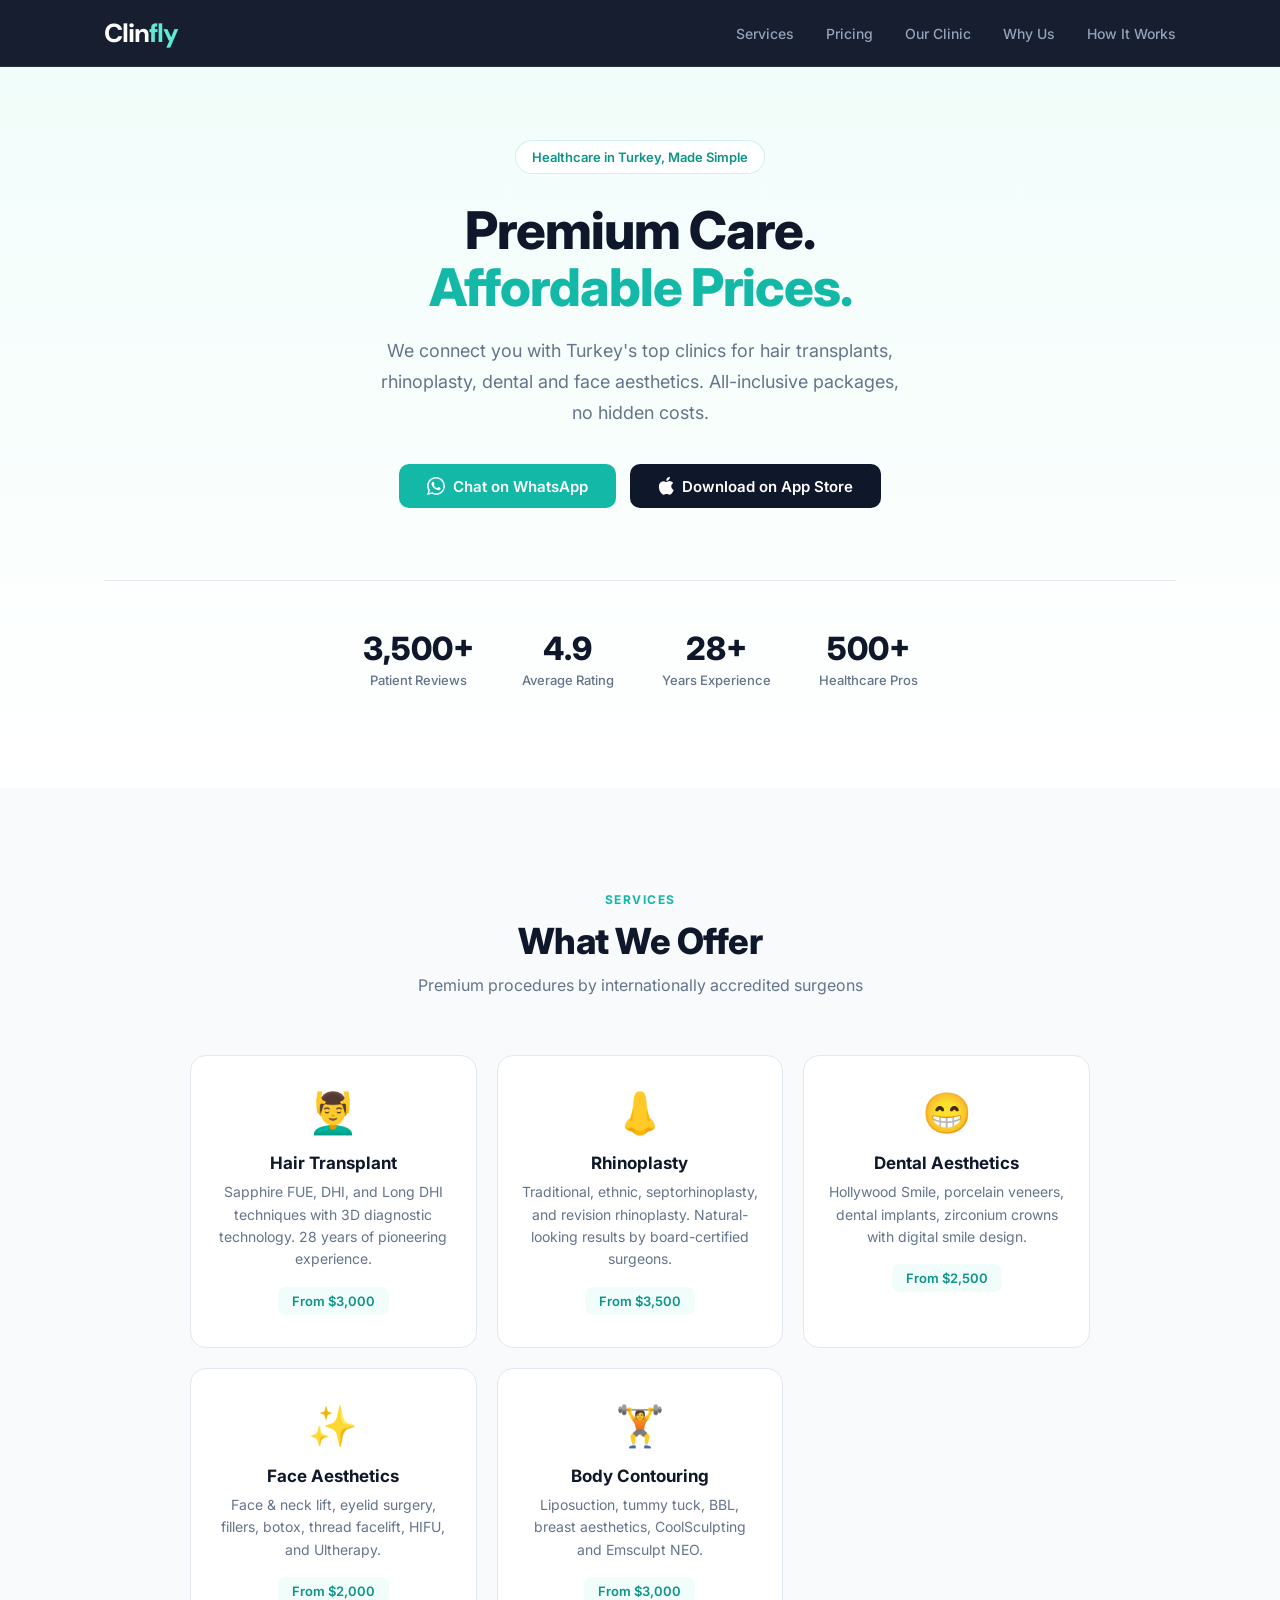
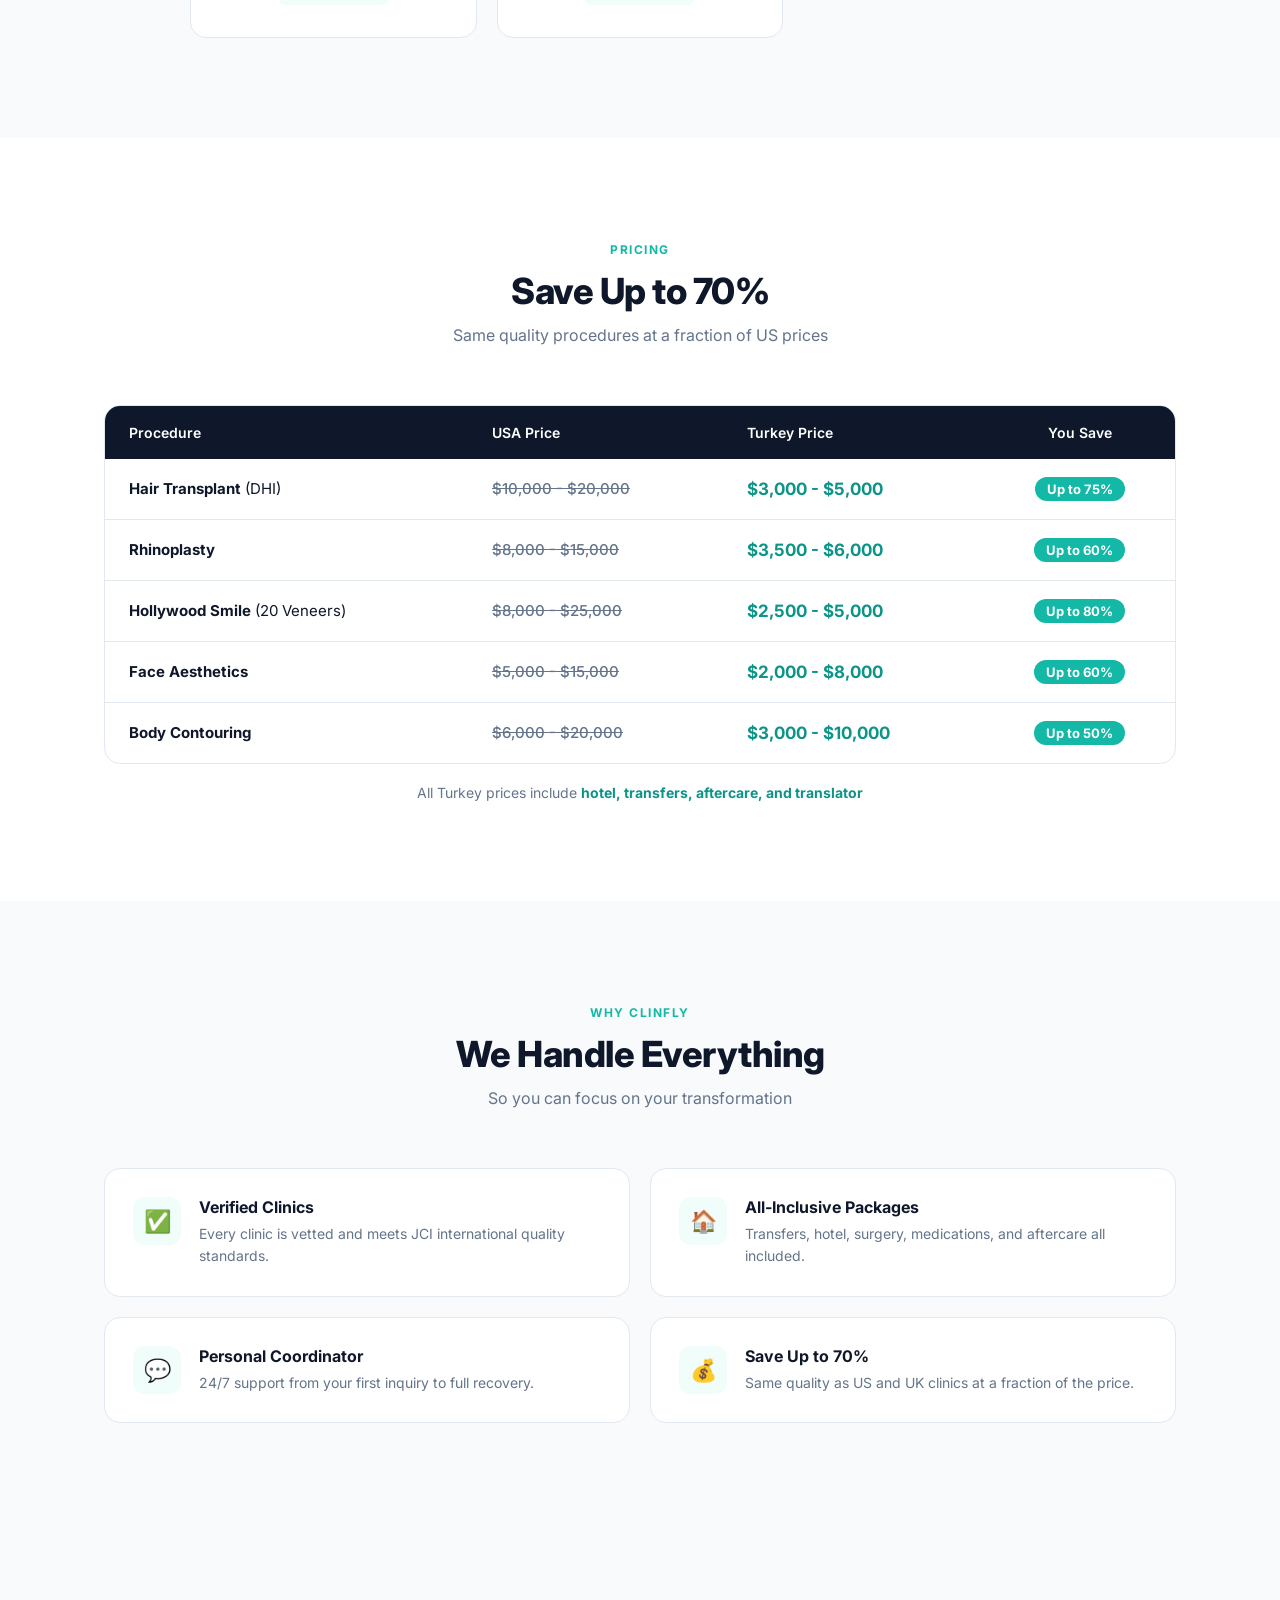
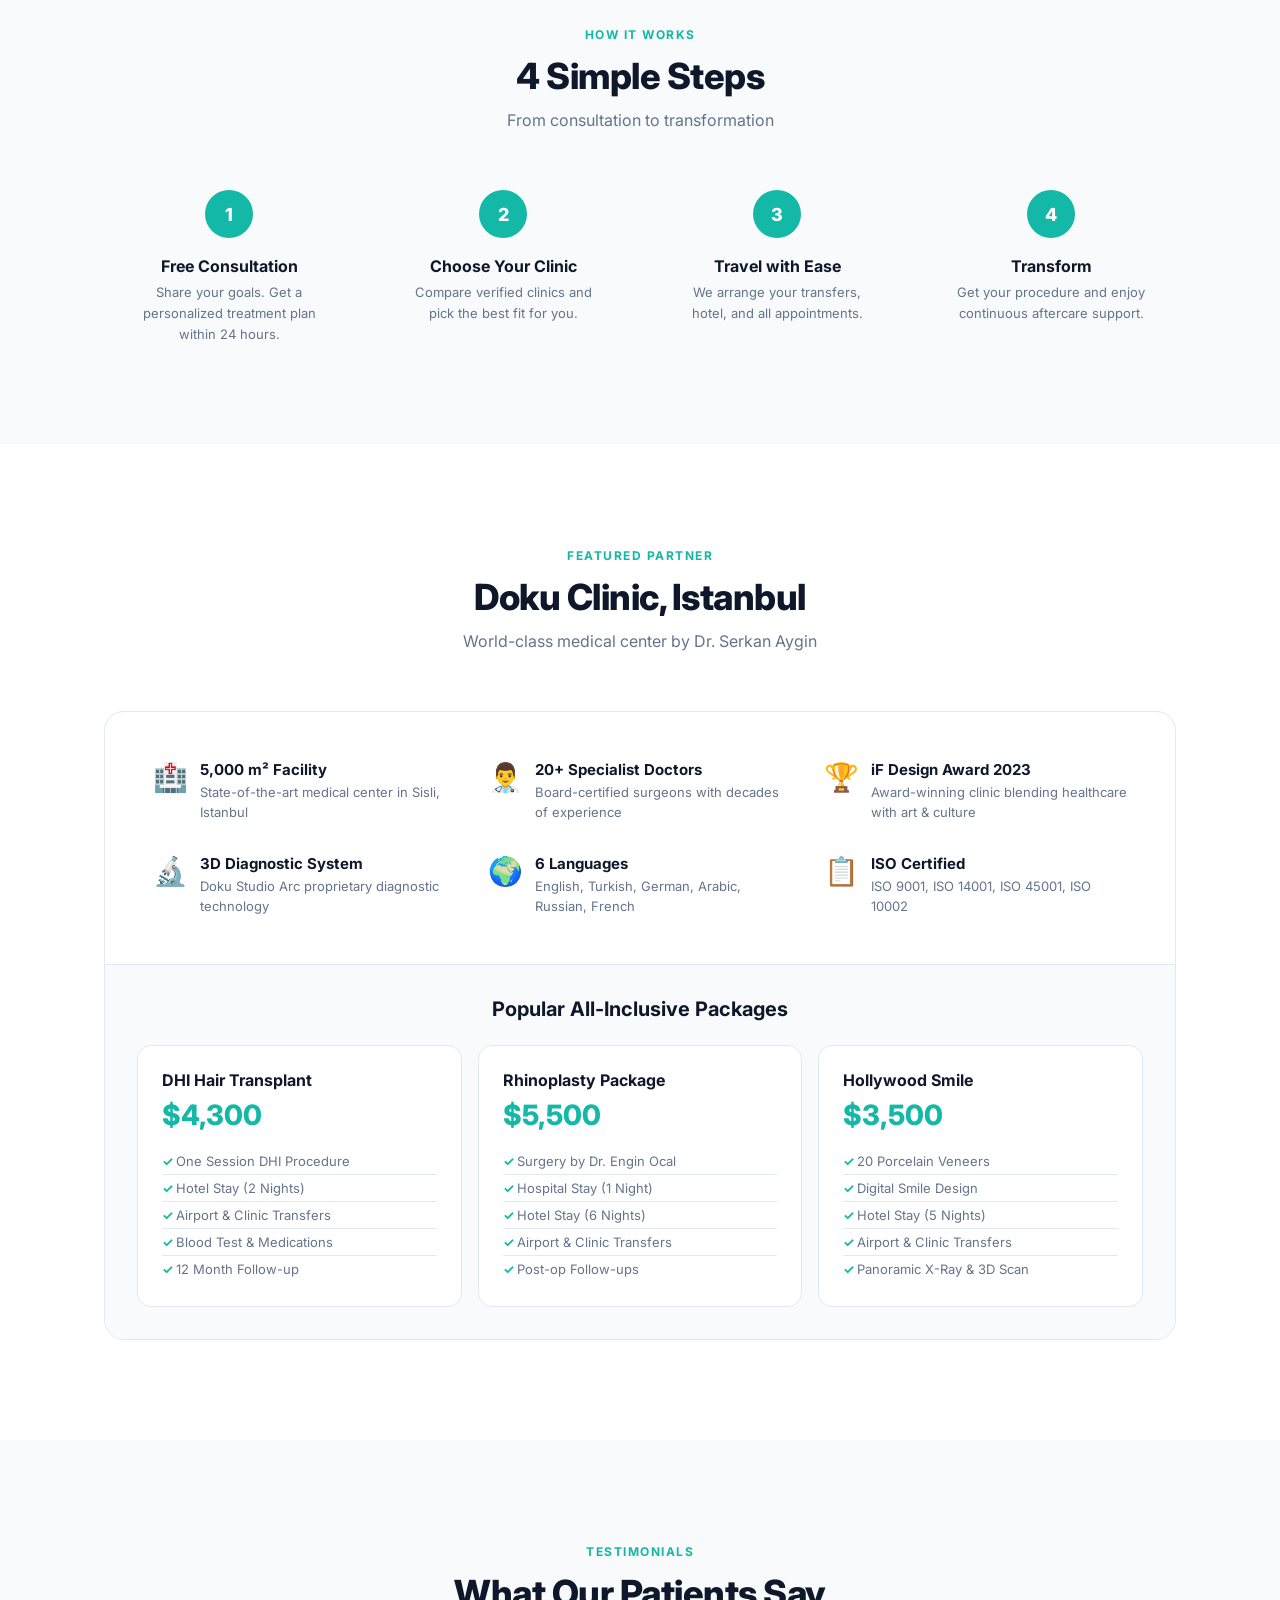
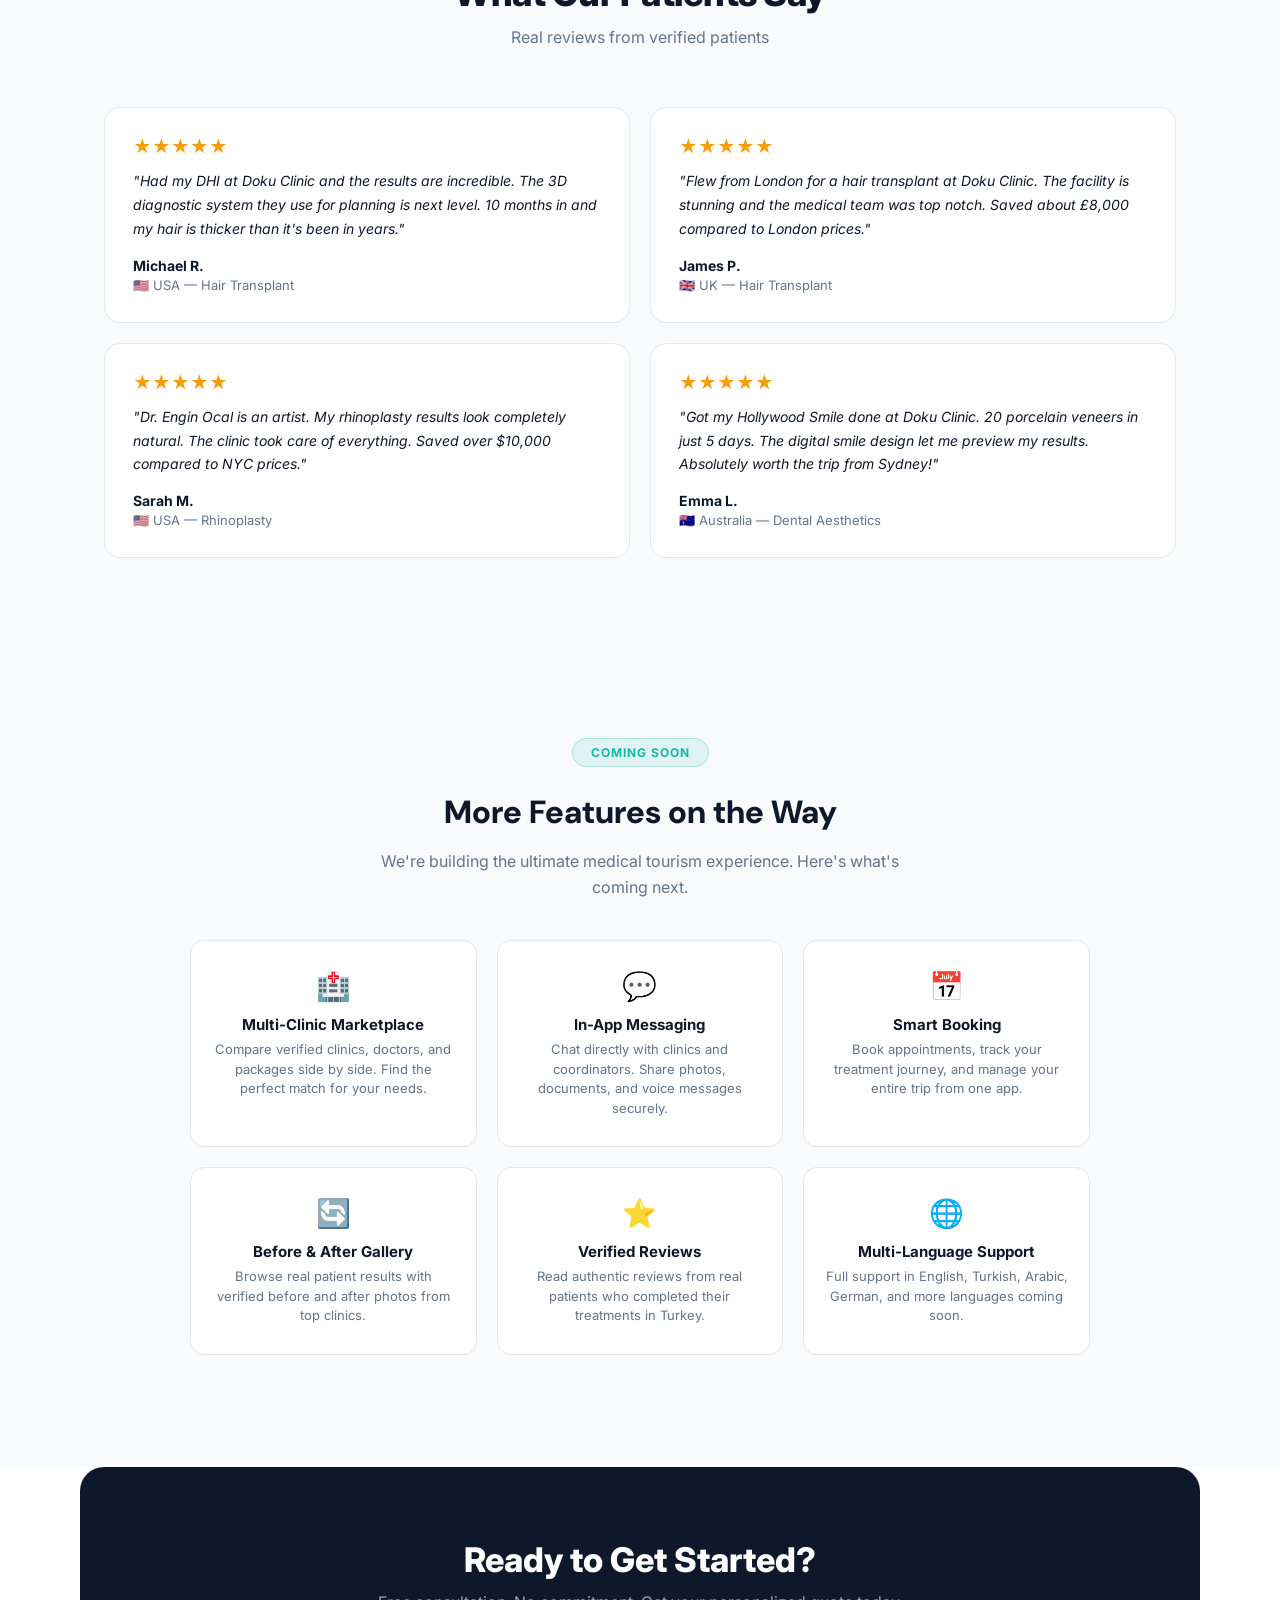
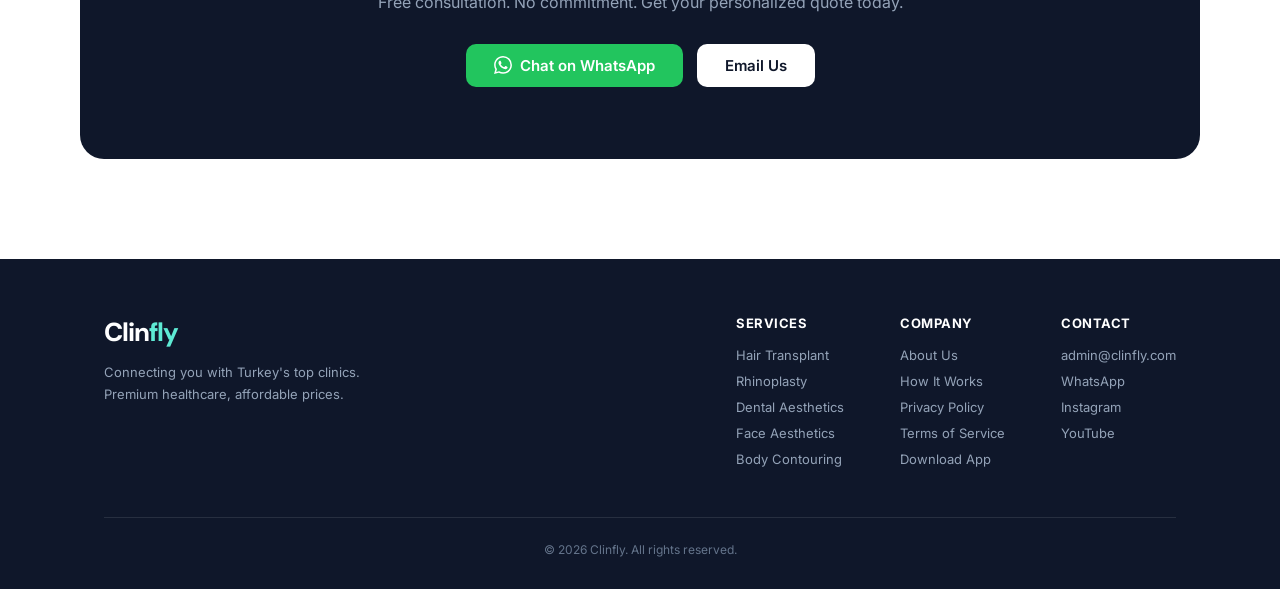
<file: index.html>
<!DOCTYPE html>
<html lang="en">
<head>
    <meta charset="UTF-8">
    <meta name="viewport" content="width=device-width, initial-scale=1.0">
    <title>Clinfly - Premium Healthcare in Turkey | Save Up to 70%</title>
    <meta name="description" content="Clinfly connects you with Turkey's top clinics for hair transplants, rhinoplasty, dental aesthetics, face aesthetics and body contouring. All-inclusive packages, save up to 70%.">
    <meta name="keywords" content="medical tourism turkey, hair transplant turkey, rhinoplasty turkey, dental aesthetics turkey, face aesthetics turkey, body contouring turkey, hollywood smile turkey, clinfly">

    <!-- Open Graph -->
    <meta property="og:title" content="Clinfly - Premium Healthcare in Turkey">
    <meta property="og:description" content="Save up to 70% on hair transplants, rhinoplasty, dental and face aesthetics. All-inclusive packages with top Turkish clinics.">
    <meta property="og:type" content="website">
    <meta property="og:url" content="https://clinfly.com">
    <meta property="og:image" content="https://clinfly.com/og-image.png">

    <!-- Twitter -->
    <meta name="twitter:card" content="summary_large_image">
    <meta name="twitter:title" content="Clinfly - Premium Healthcare in Turkey">
    <meta name="twitter:description" content="Save up to 70% on medical procedures with Turkey's top clinics.">
    <meta name="twitter:image" content="https://clinfly.com/og-image.png">

    <!-- Canonical -->
    <link rel="canonical" href="https://clinfly.com">

    <!-- Favicon -->
    <link rel="icon" href="data:image/svg+xml,<svg xmlns='http://www.w3.org/2000/svg' viewBox='0 0 100 100'><rect rx='20' width='100' height='100' fill='%2314B8A6'/><text x='50' y='68' font-size='55' font-weight='bold' fill='white' text-anchor='middle' font-family='system-ui'>C</text></svg>">
    <link rel="apple-touch-icon" href="data:image/svg+xml,<svg xmlns='http://www.w3.org/2000/svg' viewBox='0 0 180 180'><rect width='180' height='180' rx='36' fill='%2314B8A6'/><text x='90' y='122' font-size='100' font-weight='bold' fill='white' text-anchor='middle' font-family='system-ui'>C</text></svg>">

    <!-- Structured Data -->
    <script type="application/ld+json">
    {
        "@context": "https://schema.org",
        "@type": "MedicalBusiness",
        "name": "Clinfly",
        "description": "Clinfly connects you with Turkey's top clinics for hair transplants, rhinoplasty, dental aesthetics, face aesthetics and body contouring. All-inclusive packages, save up to 70%.",
        "url": "https://clinfly.com",
        "logo": "https://clinfly.com/logo-icon.svg",
        "image": "https://clinfly.com/og-image.png",
        "telephone": "+18624231244",
        "email": "admin@clinfly.com",
        "address": {
            "@type": "PostalAddress",
            "addressCountry": "TR",
            "addressLocality": "Istanbul"
        },
        "geo": {
            "@type": "GeoCoordinates",
            "latitude": "41.0082",
            "longitude": "28.9784"
        },
        "sameAs": [
            "https://instagram.com/clinfly",
            "https://youtube.com/@clinfly"
        ],
        "priceRange": "$2,000 - $10,000",
        "openingHoursSpecification": {
            "@type": "OpeningHoursSpecification",
            "dayOfWeek": ["Monday","Tuesday","Wednesday","Thursday","Friday","Saturday","Sunday"],
            "opens": "09:00",
            "closes": "21:00"
        },
        "aggregateRating": {
            "@type": "AggregateRating",
            "ratingValue": "4.9",
            "reviewCount": "3500"
        }
    }
    </script>

    <link rel="preconnect" href="https://fonts.googleapis.com">
    <link rel="preconnect" href="https://fonts.gstatic.com" crossorigin>
    <link href="https://fonts.googleapis.com/css2?family=DM+Sans:wght@700;800&family=Inter:wght@300;400;500;600;700;800&display=swap" rel="stylesheet">

    <style>
        * { margin: 0; padding: 0; box-sizing: border-box; }
        html { scroll-behavior: smooth; }

        :root {
            --teal: #14B8A6;
            --teal-dark: #0D9488;
            --teal-darker: #0F766E;
            --teal-light: #F0FDFA;
            --teal-glow: rgba(20, 184, 166, 0.12);
            --dark: #0F172A;
            --dark-soft: #1E293B;
            --gray: #64748B;
            --gray-light: #F8FAFC;
            --border: #E2E8F0;
            --white: #FFFFFF;
            --green: #22C55E;
            --green-dark: #16A34A;
        }

        body {
            font-family: 'Inter', -apple-system, BlinkMacSystemFont, sans-serif;
            color: var(--dark);
            background: var(--white);
            -webkit-font-smoothing: antialiased;
        }

        a { text-decoration: none; color: inherit; }
        img { max-width: 100%; }

        .container {
            max-width: 1120px;
            margin: 0 auto;
            padding: 0 24px;
        }

        /* ========== BUTTONS ========== */
        .btn {
            display: inline-flex;
            align-items: center;
            gap: 8px;
            padding: 12px 28px;
            border-radius: 10px;
            font-size: 15px;
            font-weight: 600;
            transition: all 0.25s ease;
            cursor: pointer;
            border: none;
        }

        .btn-teal { background: var(--teal); color: var(--white); }
        .btn-teal:hover { background: var(--teal-dark); transform: translateY(-1px); box-shadow: 0 4px 16px rgba(20,184,166,0.3); }

        .btn-green { background: var(--green); color: var(--white); }
        .btn-green:hover { background: var(--green-dark); transform: translateY(-1px); box-shadow: 0 4px 16px rgba(34,197,94,0.3); }

        .btn-outline { border: 1.5px solid var(--border); color: var(--dark); background: transparent; }
        .btn-outline:hover { border-color: var(--teal); color: var(--teal); }

        .btn-white { background: var(--white); color: var(--dark); }
        .btn-white:hover { background: var(--gray-light); }

        .btn-dark { background: var(--dark); color: var(--white); }
        .btn-dark:hover { background: var(--dark-soft); }

        /* ========== NAVBAR ========== */
        header {
            position: fixed;
            top: 0;
            width: 100%;
            background: rgba(15,23,42,0.97);
            backdrop-filter: blur(16px);
            -webkit-backdrop-filter: blur(16px);
            border-bottom: 1px solid rgba(255,255,255,0.08);
            z-index: 1000;
        }

        .nav {
            display: flex;
            justify-content: space-between;
            align-items: center;
            padding: 16px 0;
        }

        .logo {
            display: flex;
            align-items: center;
            text-decoration: none;
        }
        .logo img {
            height: 36px;
            width: auto;
        }
        .logo .logo-text {
            font-family: 'DM Sans', system-ui;
            font-size: 26px;
            font-weight: 800;
            color: white;
            letter-spacing: -1px;
        }
        .logo .logo-text .teal { color: #5EEAD4; }

        .nav-links {
            display: flex;
            align-items: center;
            gap: 32px;
            list-style: none;
        }

        .nav-links a {
            font-size: 14px;
            font-weight: 500;
            color: #94A3B8;
            transition: color 0.2s;
        }

        .nav-links a:hover { color: #5EEAD4; }



        /* ========== HERO ========== */
        .hero {
            padding: 140px 0 100px;
            background: linear-gradient(180deg, var(--teal-light) 0%, var(--white) 100%);
            text-align: center;
            overflow: hidden;
        }

        .hero-badge {
            display: inline-flex;
            align-items: center;
            gap: 6px;
            font-size: 13px;
            font-weight: 600;
            color: var(--teal-dark);
            background: var(--white);
            border: 1px solid rgba(20,184,166,0.2);
            padding: 8px 16px;
            border-radius: 100px;
            margin-bottom: 28px;
        }

        .hero h1 {
            font-size: 52px;
            font-weight: 800;
            line-height: 1.1;
            letter-spacing: -1px;
            margin-bottom: 20px;
            color: var(--dark);
        }

        .hero h1 .accent { color: var(--teal); }

        .hero p {
            font-size: 18px;
            color: var(--gray);
            max-width: 540px;
            margin: 0 auto 36px;
            line-height: 1.7;
        }

        .hero-btns {
            display: flex;
            gap: 14px;
            justify-content: center;
            flex-wrap: wrap;
        }

        .hero-stats {
            display: flex;
            justify-content: center;
            gap: 48px;
            margin-top: 72px;
            padding-top: 48px;
            border-top: 1px solid var(--border);
        }

        .stat { text-align: center; }
        .stat-num { font-size: 32px; font-weight: 800; color: var(--dark); }
        .stat-label { font-size: 13px; color: var(--gray); margin-top: 4px; font-weight: 500; }

        /* ========== SECTIONS ========== */
        section { padding: 100px 0; }

        .section-header {
            text-align: center;
            margin-bottom: 60px;
        }

        .section-header .tag {
            display: inline-block;
            font-size: 12px;
            font-weight: 700;
            text-transform: uppercase;
            letter-spacing: 1.5px;
            color: var(--teal);
            margin-bottom: 12px;
        }

        .section-header h2 {
            font-size: 36px;
            font-weight: 800;
            letter-spacing: -0.5px;
            margin-bottom: 12px;
        }

        .section-header p {
            font-size: 16px;
            color: var(--gray);
            max-width: 480px;
            margin: 0 auto;
        }

        /* ========== SERVICES ========== */
        .services { background: var(--gray-light); }

        .services-grid {
            display: grid;
            grid-template-columns: repeat(3, 1fr);
            gap: 20px;
            max-width: 900px;
            margin: 0 auto;
        }

        .service-card {
            background: var(--white);
            border: 1px solid var(--border);
            border-radius: 16px;
            padding: 32px 24px;
            transition: all 0.3s ease;
            text-align: center;
        }

        .service-card:hover {
            transform: translateY(-4px);
            box-shadow: 0 12px 32px rgba(0,0,0,0.08);
            border-color: var(--teal);
        }

        .service-icon {
            font-size: 40px;
            margin-bottom: 16px;
            display: block;
        }

        .service-card h3 {
            font-size: 17px;
            font-weight: 700;
            margin-bottom: 8px;
        }

        .service-card p {
            font-size: 14px;
            color: var(--gray);
            line-height: 1.6;
            margin-bottom: 16px;
        }

        .service-price {
            font-size: 13px;
            font-weight: 600;
            color: var(--teal-dark);
            background: var(--teal-light);
            padding: 6px 14px;
            border-radius: 8px;
            display: inline-block;
        }

        /* ========== PRICING COMPARISON ========== */
        .pricing-table {
            width: 100%;
            border-collapse: separate;
            border-spacing: 0;
            border-radius: 16px;
            overflow: hidden;
            border: 1px solid var(--border);
            background: var(--white);
        }

        .pricing-table thead th {
            background: var(--dark);
            color: var(--white);
            padding: 18px 24px;
            font-size: 14px;
            font-weight: 600;
            text-align: left;
        }

        .pricing-table thead th:last-child { text-align: center; }

        .pricing-table tbody td {
            padding: 18px 24px;
            font-size: 15px;
            border-bottom: 1px solid var(--border);
        }

        .pricing-table tbody tr:last-child td { border-bottom: none; }

        .pricing-table tbody tr:hover { background: var(--teal-light); }

        .price-usa {
            color: var(--gray);
            text-decoration: line-through;
            font-weight: 500;
        }

        .price-turkey {
            color: var(--teal-dark);
            font-weight: 700;
            font-size: 17px;
        }

        .savings-badge {
            display: inline-block;
            background: var(--teal);
            color: var(--white);
            font-size: 13px;
            font-weight: 700;
            padding: 4px 12px;
            border-radius: 100px;
        }

        .pricing-note {
            text-align: center;
            margin-top: 20px;
            font-size: 14px;
            color: var(--gray);
        }

        .pricing-note strong { color: var(--teal-dark); }

        /* ========== WHY ========== */
        .why-grid {
            display: grid;
            grid-template-columns: repeat(2, 1fr);
            gap: 20px;
        }

        .why-card {
            display: flex;
            gap: 18px;
            padding: 28px;
            border: 1px solid var(--border);
            border-radius: 16px;
            background: var(--white);
            transition: all 0.3s ease;
        }

        .why-card:hover {
            border-color: var(--teal);
            box-shadow: 0 4px 20px var(--teal-glow);
        }

        .why-icon {
            width: 48px;
            height: 48px;
            background: var(--teal-light);
            border-radius: 12px;
            display: flex;
            align-items: center;
            justify-content: center;
            font-size: 22px;
            flex-shrink: 0;
        }

        .why-card h3 { font-size: 16px; font-weight: 700; margin-bottom: 6px; }
        .why-card p { font-size: 14px; color: var(--gray); line-height: 1.6; }

        /* ========== HOW IT WORKS ========== */
        .how { background: var(--gray-light); }

        .steps {
            display: grid;
            grid-template-columns: repeat(4, 1fr);
            gap: 24px;
            position: relative;
        }

        .step {
            text-align: center;
            position: relative;
        }

        .step-num {
            width: 48px;
            height: 48px;
            background: var(--teal);
            color: var(--white);
            border-radius: 50%;
            display: flex;
            align-items: center;
            justify-content: center;
            font-size: 18px;
            font-weight: 800;
            margin: 0 auto 18px;
            position: relative;
            z-index: 2;
        }

        .step h3 { font-size: 16px; font-weight: 700; margin-bottom: 6px; }
        .step p { font-size: 13px; color: var(--gray); line-height: 1.6; max-width: 200px; margin: 0 auto; }



        /* ========== COMING SOON ========== */
        .coming-soon-section {
            padding: 80px 24px;
            background: var(--gray-light);
        }
        .coming-soon-inner {
            max-width: 900px;
            margin: 0 auto;
            text-align: center;
        }
        .coming-soon-badge {
            display: inline-flex;
            align-items: center;
            gap: 8px;
            background: rgba(20, 184, 166, 0.1);
            border: 1px solid rgba(20, 184, 166, 0.25);
            padding: 6px 18px;
            border-radius: 100px;
            font-size: 12px;
            font-weight: 700;
            text-transform: uppercase;
            letter-spacing: 1px;
            color: var(--teal);
            margin-bottom: 24px;
        }
        .coming-soon-inner h2 {
            font-family: 'DM Sans', sans-serif;
            font-size: 32px;
            font-weight: 800;
            color: var(--dark);
            margin-bottom: 16px;
        }
        .coming-soon-inner > p {
            font-size: 16px;
            color: var(--gray);
            max-width: 560px;
            margin: 0 auto 40px;
            line-height: 1.6;
        }
        .coming-soon-grid {
            display: grid;
            grid-template-columns: repeat(3, 1fr);
            gap: 20px;
            margin-bottom: 32px;
        }
        .cs-card {
            background: var(--white);
            border: 1px solid var(--border);
            border-radius: 14px;
            padding: 28px 20px;
            text-align: center;
            transition: transform 0.2s, box-shadow 0.2s;
        }
        .cs-card:hover {
            transform: translateY(-3px);
            box-shadow: 0 8px 24px rgba(0,0,0,0.06);
        }
        .cs-icon {
            font-size: 28px;
            margin-bottom: 12px;
        }
        .cs-card h4 {
            font-size: 15px;
            font-weight: 700;
            color: var(--dark);
            margin-bottom: 6px;
        }
        .cs-card p {
            font-size: 13px;
            color: var(--gray);
            line-height: 1.5;
        }
        @media (max-width: 768px) {
            .coming-soon-grid { grid-template-columns: 1fr; }
            .coming-soon-inner h2 { font-size: 26px; }
        }

        /* ========== CTA ========== */
        .cta-section {
            padding: 0 24px;
            margin-bottom: 100px;
        }

        .cta-box {
            background: var(--dark);
            border-radius: 24px;
            padding: 72px 40px;
            text-align: center;
            max-width: 1120px;
            margin: 0 auto;
        }

        .cta-box h2 {
            font-size: 34px;
            font-weight: 800;
            color: var(--white);
            margin-bottom: 12px;
        }

        .cta-box p {
            font-size: 16px;
            color: #94A3B8;
            margin-bottom: 32px;
        }

        .cta-btns {
            display: flex;
            gap: 14px;
            justify-content: center;
            flex-wrap: wrap;
        }

        /* ========== FOOTER ========== */
        footer {
            background: var(--dark);
            padding: 56px 0 32px;
        }

        .footer-inner {
            display: flex;
            justify-content: space-between;
            align-items: start;
            gap: 40px;
        }

        .footer-brand .logo { display: flex; margin-bottom: 12px; }
        .footer-brand p { font-size: 13px; color: #94A3B8; max-width: 280px; line-height: 1.7; }

        .footer-links {
            display: flex;
            gap: 56px;
        }

        .footer-col h4 {
            font-size: 13px;
            font-weight: 700;
            text-transform: uppercase;
            letter-spacing: 0.5px;
            margin-bottom: 16px;
            color: white;
        }

        .footer-col a {
            display: block;
            font-size: 13px;
            color: #94A3B8;
            margin-bottom: 10px;
            transition: color 0.2s;
        }

        .footer-col a:hover { color: #5EEAD4; }

        .footer-bottom {
            margin-top: 40px;
            padding-top: 24px;
            border-top: 1px solid rgba(255,255,255,0.1);
            text-align: center;
            font-size: 12px;
            color: #64748B;
        }

        /* ========== FEATURED CLINIC ========== */
        .clinic-card {
            background: var(--white);
            border: 1px solid var(--border);
            border-radius: 20px;
            overflow: hidden;
        }

        .clinic-highlights {
            display: grid;
            grid-template-columns: repeat(3, 1fr);
            gap: 0;
            padding: 32px;
        }

        .clinic-feature {
            display: flex;
            gap: 12px;
            padding: 16px;
        }

        .clinic-feature span {
            font-size: 28px;
            flex-shrink: 0;
        }

        .clinic-feature h4 {
            font-size: 15px;
            font-weight: 700;
            margin-bottom: 4px;
        }

        .clinic-feature p {
            font-size: 13px;
            color: var(--gray);
            line-height: 1.5;
        }

        .clinic-packages {
            background: var(--gray-light);
            padding: 32px;
            border-top: 1px solid var(--border);
        }

        .clinic-packages h3 {
            font-size: 20px;
            font-weight: 700;
            text-align: center;
            margin-bottom: 24px;
        }

        .packages-grid {
            display: grid;
            grid-template-columns: repeat(3, 1fr);
            gap: 16px;
        }

        .package-card {
            background: var(--white);
            border: 1px solid var(--border);
            border-radius: 14px;
            padding: 24px;
            transition: all 0.3s ease;
        }

        .package-card:hover {
            border-color: var(--teal);
            box-shadow: 0 4px 20px var(--teal-glow);
        }

        .package-name {
            font-size: 16px;
            font-weight: 700;
            margin-bottom: 8px;
        }

        .package-price {
            font-size: 28px;
            font-weight: 800;
            color: var(--teal);
            margin-bottom: 16px;
        }

        .package-card ul {
            list-style: none;
            padding: 0;
        }

        .package-card ul li {
            font-size: 13px;
            color: var(--gray);
            padding: 5px 0;
            border-bottom: 1px solid var(--border);
        }

        .package-card ul li:last-child {
            border-bottom: none;
        }

        .package-card ul li::before {
            content: "✓ ";
            color: var(--teal);
            font-weight: 700;
        }

        /* ========== TESTIMONIALS ========== */
        .testimonials-grid {
            display: grid;
            grid-template-columns: repeat(2, 1fr);
            gap: 20px;
        }

        .testimonial-card {
            background: var(--white);
            border: 1px solid var(--border);
            border-radius: 16px;
            padding: 28px;
            transition: all 0.3s ease;
        }

        .testimonial-card:hover {
            box-shadow: 0 8px 24px rgba(0,0,0,0.06);
        }

        .testimonial-stars {
            color: #F59E0B;
            font-size: 18px;
            margin-bottom: 12px;
        }

        .testimonial-card > p {
            font-size: 14px;
            color: var(--dark);
            line-height: 1.7;
            margin-bottom: 16px;
            font-style: italic;
        }

        .testimonial-author strong {
            display: block;
            font-size: 14px;
            font-weight: 700;
        }

        .testimonial-author span {
            font-size: 13px;
            color: var(--gray);
        }

        /* ========== ANIMATIONS ========== */
        .fade-in {
            opacity: 0;
            transform: translateY(24px);
            transition: opacity 0.6s ease, transform 0.6s ease;
        }

        .fade-in.visible {
            opacity: 1;
            transform: translateY(0);
        }


        /* ========== RESPONSIVE ========== */
        /* ========== MOBILE MENU ========== */
        .menu-toggle {
            display: none;
            background: none;
            border: none;
            cursor: pointer;
            padding: 8px;
        }
        .menu-toggle span {
            display: block;
            width: 22px;
            height: 2px;
            background: #94A3B8;
            margin: 5px 0;
            border-radius: 2px;
            transition: all 0.3s ease;
        }
        .menu-toggle.active span:nth-child(1) { transform: rotate(45deg) translate(5px, 5px); }
        .menu-toggle.active span:nth-child(2) { opacity: 0; }
        .menu-toggle.active span:nth-child(3) { transform: rotate(-45deg) translate(5px, -5px); }

        @media (max-width: 900px) {
            .menu-toggle { display: block; }
            .nav-links {
                display: none;
                position: absolute;
                top: 100%;
                left: 0;
                right: 0;
                background: rgba(15,23,42,0.98);
                backdrop-filter: blur(16px);
                flex-direction: column;
                padding: 16px 24px 24px;
                gap: 0;
                border-top: 1px solid rgba(255,255,255,0.08);
            }
            .nav-links.open { display: flex; }
            .nav-links li { width: 100%; }
            .nav-links a {
                display: block;
                padding: 14px 0;
                font-size: 16px;
                border-bottom: 1px solid rgba(255,255,255,0.06);
            }
            .nav-links li:last-child a { border-bottom: none; }
            .services-grid { max-width: 100%; }
        }

        @media (max-width: 768px) {
            .hero { padding: 120px 0 70px; }
            .hero h1 { font-size: 34px; }
            .hero p { font-size: 16px; }
            .hero-stats { gap: 24px; flex-wrap: wrap; }
            .stat-num { font-size: 26px; }
            section { padding: 70px 0; }
            .section-header h2 { font-size: 28px; }
            .services-grid { grid-template-columns: 1fr 1fr; max-width: 100%; }
            .why-grid { grid-template-columns: 1fr; }
            .clinic-highlights { grid-template-columns: repeat(2, 1fr); padding: 20px; }
            .packages-grid { grid-template-columns: 1fr; }
            .testimonials-grid { grid-template-columns: 1fr; }
            .steps { grid-template-columns: 1fr 1fr; gap: 32px; }
            .footer-inner { flex-direction: column; }
            .footer-links { gap: 32px; }
            .pricing-table { font-size: 13px; }
            .pricing-table thead th,
            .pricing-table tbody td { padding: 12px 14px; }
            .cta-box { padding: 48px 24px; }
            .cta-box h2 { font-size: 26px; }
            .app-inner { text-align: center; }
            .app-content { text-align: center; }
        }

        @media (max-width: 480px) {
            .hero h1 { font-size: 28px; }
            .hero-btns { flex-direction: column; align-items: center; }
            .hero-btns .btn { width: 100%; justify-content: center; max-width: 280px; }
            .cta-btns { flex-direction: column; align-items: center; }
            .cta-btns .btn { width: 100%; justify-content: center; max-width: 280px; }
            .steps { grid-template-columns: 1fr; }
            .services-grid { grid-template-columns: 1fr; }
            .clinic-highlights { grid-template-columns: 1fr; }
        }
    </style>
</head>
<body>

    <!-- ========== NAVBAR ========== -->
    <header>
        <div class="container">
            <nav class="nav">
                <a href="/" class="logo">
                    <span class="logo-text">Clin<span class="teal">fly</span></span>
                </a>
                <ul class="nav-links" id="navLinks">
                    <li><a href="#services">Services</a></li>
                    <li><a href="#pricing">Pricing</a></li>
                    <li><a href="#clinic">Our Clinic</a></li>
                    <li><a href="#why">Why Us</a></li>
                    <li><a href="#how">How It Works</a></li>
                </ul>
                <button class="menu-toggle" id="menuToggle" aria-label="Menu">
                    <span></span>
                    <span></span>
                    <span></span>
                </button>
            </nav>
        </div>
    </header>

    <!-- ========== HERO ========== -->
    <section class="hero">
        <div class="container">
            <div class="hero-badge">Healthcare in Turkey, Made Simple</div>
            <h1>Premium Care.<br><span class="accent">Affordable Prices.</span></h1>
            <p>We connect you with Turkey's top clinics for hair transplants, rhinoplasty, dental and face aesthetics. All-inclusive packages, no hidden costs.</p>
            <div class="hero-btns">
                <a href="https://wa.me/18624231244?text=Hi!%20I'm%20interested%20in%20a%20free%20consultation." class="btn btn-teal">
                    <svg width="18" height="18" viewBox="0 0 24 24" fill="currentColor"><path d="M17.472 14.382c-.297-.149-1.758-.867-2.03-.967-.273-.099-.471-.148-.67.15-.197.297-.767.966-.94 1.164-.173.199-.347.223-.644.075-.297-.15-1.255-.463-2.39-1.475-.883-.788-1.48-1.761-1.653-2.059-.173-.297-.018-.458.13-.606.134-.133.298-.347.446-.52.149-.174.198-.298.298-.497.099-.198.05-.371-.025-.52-.075-.149-.669-1.612-.916-2.207-.242-.579-.487-.5-.669-.51-.173-.008-.371-.01-.57-.01-.198 0-.52.074-.792.372-.272.297-1.04 1.016-1.04 2.479 0 1.462 1.065 2.875 1.213 3.074.149.198 2.096 3.2 5.077 4.487.709.306 1.262.489 1.694.625.712.227 1.36.195 1.871.118.571-.085 1.758-.719 2.006-1.413.248-.694.248-1.289.173-1.413-.074-.124-.272-.198-.57-.347m-5.421 7.403h-.004a9.87 9.87 0 01-5.031-1.378l-.361-.214-3.741.982.998-3.648-.235-.374a9.86 9.86 0 01-1.51-5.26c.001-5.45 4.436-9.884 9.888-9.884 2.64 0 5.122 1.03 6.988 2.898a9.825 9.825 0 012.893 6.994c-.003 5.45-4.437 9.884-9.885 9.884m8.413-18.297A11.815 11.815 0 0012.05 0C5.495 0 .16 5.335.157 11.892c0 2.096.547 4.142 1.588 5.945L.057 24l6.305-1.654a11.882 11.882 0 005.683 1.448h.005c6.554 0 11.89-5.335 11.893-11.893a11.821 11.821 0 00-3.48-8.413z"/></svg>
                    Chat on WhatsApp
                </a>
                <a href="https://apps.apple.com/app/clinfly/id6758993384" class="btn btn-dark">
                    <svg width="16" height="20" viewBox="0 0 20 24" fill="white"><path d="M16.52 12.46c-.03-2.87 2.34-4.24 2.44-4.31-1.33-1.94-3.4-2.21-4.14-2.24-1.76-.18-3.43 1.04-4.33 1.04-.89 0-2.27-1.01-3.73-.99-1.92.03-3.69 1.12-4.68 2.84-2 3.46-.51 8.59 1.43 11.4.95 1.38 2.09 2.92 3.58 2.87 1.43-.06 1.98-.93 3.71-.93 1.74 0 2.23.93 3.75.9 1.55-.03 2.53-1.4 3.47-2.78 1.1-1.6 1.55-3.14 1.57-3.23-.03-.01-3.02-1.16-3.05-4.6zM13.72 3.94c.79-.96 1.32-2.29 1.18-3.62-1.14.05-2.52.76-3.33 1.71-.73.85-1.37 2.2-1.2 3.5 1.27.1 2.57-.65 3.35-1.59z"/></svg>
                    Download on App Store
                </a>
            </div>
            <div class="hero-stats">
                <div class="stat"><div class="stat-num">3,500+</div><div class="stat-label">Patient Reviews</div></div>
                <div class="stat"><div class="stat-num">4.9</div><div class="stat-label">Average Rating</div></div>
                <div class="stat"><div class="stat-num">28+</div><div class="stat-label">Years Experience</div></div>
                <div class="stat"><div class="stat-num">500+</div><div class="stat-label">Healthcare Pros</div></div>
            </div>
        </div>
    </section>

    <!-- ========== SERVICES ========== -->
    <section class="services" id="services">
        <div class="container">
            <div class="section-header fade-in">
                <div class="tag">Services</div>
                <h2>What We Offer</h2>
                <p>Premium procedures by internationally accredited surgeons</p>
            </div>
            <div class="services-grid">
                <div class="service-card fade-in">
                    <span class="service-icon" role="img" aria-label="Hair transplant">💆‍♂️</span>
                    <h3>Hair Transplant</h3>
                    <p>Sapphire FUE, DHI, and Long DHI techniques with 3D diagnostic technology. 28 years of pioneering experience.</p>
                    <span class="service-price">From $3,000</span>
                </div>
                <div class="service-card fade-in">
                    <span class="service-icon" role="img" aria-label="Rhinoplasty">👃</span>
                    <h3>Rhinoplasty</h3>
                    <p>Traditional, ethnic, septorhinoplasty, and revision rhinoplasty. Natural-looking results by board-certified surgeons.</p>
                    <span class="service-price">From $3,500</span>
                </div>
                <div class="service-card fade-in">
                    <span class="service-icon" role="img" aria-label="Dental aesthetics">😁</span>
                    <h3>Dental Aesthetics</h3>
                    <p>Hollywood Smile, porcelain veneers, dental implants, zirconium crowns with digital smile design.</p>
                    <span class="service-price">From $2,500</span>
                </div>
                <div class="service-card fade-in">
                    <span class="service-icon" role="img" aria-label="Face aesthetics">✨</span>
                    <h3>Face Aesthetics</h3>
                    <p>Face & neck lift, eyelid surgery, fillers, botox, thread facelift, HIFU, and Ultherapy.</p>
                    <span class="service-price">From $2,000</span>
                </div>
                <div class="service-card fade-in">
                    <span class="service-icon" role="img" aria-label="Body contouring">🏋️</span>
                    <h3>Body Contouring</h3>
                    <p>Liposuction, tummy tuck, BBL, breast aesthetics, CoolSculpting and Emsculpt NEO.</p>
                    <span class="service-price">From $3,000</span>
                </div>
            </div>
        </div>
    </section>

    <!-- ========== PRICING ========== -->
    <section id="pricing">
        <div class="container">
            <div class="section-header fade-in">
                <div class="tag">Pricing</div>
                <h2>Save Up to 70%</h2>
                <p>Same quality procedures at a fraction of US prices</p>
            </div>
            <div class="fade-in">
                <table class="pricing-table">
                    <thead>
                        <tr>
                            <th>Procedure</th>
                            <th>USA Price</th>
                            <th>Turkey Price</th>
                            <th>You Save</th>
                        </tr>
                    </thead>
                    <tbody>
                        <tr>
                            <td><strong>Hair Transplant</strong> (DHI)</td>
                            <td><span class="price-usa">$10,000 - $20,000</span></td>
                            <td><span class="price-turkey">$3,000 - $5,000</span></td>
                            <td style="text-align:center"><span class="savings-badge">Up to 75%</span></td>
                        </tr>
                        <tr>
                            <td><strong>Rhinoplasty</strong></td>
                            <td><span class="price-usa">$8,000 - $15,000</span></td>
                            <td><span class="price-turkey">$3,500 - $6,000</span></td>
                            <td style="text-align:center"><span class="savings-badge">Up to 60%</span></td>
                        </tr>
                        <tr>
                            <td><strong>Hollywood Smile</strong> (20 Veneers)</td>
                            <td><span class="price-usa">$8,000 - $25,000</span></td>
                            <td><span class="price-turkey">$2,500 - $5,000</span></td>
                            <td style="text-align:center"><span class="savings-badge">Up to 80%</span></td>
                        </tr>
                        <tr>
                            <td><strong>Face Aesthetics</strong></td>
                            <td><span class="price-usa">$5,000 - $15,000</span></td>
                            <td><span class="price-turkey">$2,000 - $8,000</span></td>
                            <td style="text-align:center"><span class="savings-badge">Up to 60%</span></td>
                        </tr>
                        <tr>
                            <td><strong>Body Contouring</strong></td>
                            <td><span class="price-usa">$6,000 - $20,000</span></td>
                            <td><span class="price-turkey">$3,000 - $10,000</span></td>
                            <td style="text-align:center"><span class="savings-badge">Up to 50%</span></td>
                        </tr>
                    </tbody>
                </table>
                <p class="pricing-note">All Turkey prices include <strong>hotel, transfers, aftercare, and translator</strong></p>
            </div>
        </div>
    </section>

    <!-- ========== WHY US ========== -->
    <section id="why" style="background: var(--gray-light);">
        <div class="container">
            <div class="section-header fade-in">
                <div class="tag">Why Clinfly</div>
                <h2>We Handle Everything</h2>
                <p>So you can focus on your transformation</p>
            </div>
            <div class="why-grid">
                <div class="why-card fade-in">
                    <div class="why-icon" role="img" aria-label="Verified">&#9989;</div>
                    <div>
                        <h3>Verified Clinics</h3>
                        <p>Every clinic is vetted and meets JCI international quality standards.</p>
                    </div>
                </div>
                <div class="why-card fade-in">
                    <div class="why-icon" role="img" aria-label="All-inclusive">&#127968;</div>
                    <div>
                        <h3>All-Inclusive Packages</h3>
                        <p>Transfers, hotel, surgery, medications, and aftercare all included.</p>
                    </div>
                </div>
                <div class="why-card fade-in">
                    <div class="why-icon" role="img" aria-label="Support">&#128172;</div>
                    <div>
                        <h3>Personal Coordinator</h3>
                        <p>24/7 support from your first inquiry to full recovery.</p>
                    </div>
                </div>
                <div class="why-card fade-in">
                    <div class="why-icon" role="img" aria-label="Savings">&#128176;</div>
                    <div>
                        <h3>Save Up to 70%</h3>
                        <p>Same quality as US and UK clinics at a fraction of the price.</p>
                    </div>
                </div>
            </div>
        </div>
    </section>

    <!-- ========== HOW IT WORKS ========== -->
    <section class="how" id="how">
        <div class="container">
            <div class="section-header fade-in">
                <div class="tag">How It Works</div>
                <h2>4 Simple Steps</h2>
                <p>From consultation to transformation</p>
            </div>
            <div class="steps fade-in">
                <div class="step">
                    <div class="step-num">1</div>
                    <h3>Free Consultation</h3>
                    <p>Share your goals. Get a personalized treatment plan within 24 hours.</p>
                </div>
                <div class="step">
                    <div class="step-num">2</div>
                    <h3>Choose Your Clinic</h3>
                    <p>Compare verified clinics and pick the best fit for you.</p>
                </div>
                <div class="step">
                    <div class="step-num">3</div>
                    <h3>Travel with Ease</h3>
                    <p>We arrange your transfers, hotel, and all appointments.</p>
                </div>
                <div class="step">
                    <div class="step-num">4</div>
                    <h3>Transform</h3>
                    <p>Get your procedure and enjoy continuous aftercare support.</p>
                </div>
            </div>
        </div>
    </section>



    <!-- ========== FEATURED CLINIC ========== -->
    <section id="clinic">
        <div class="container">
            <div class="section-header fade-in">
                <div class="tag">Featured Partner</div>
                <h2>Doku Clinic, Istanbul</h2>
                <p>World-class medical center by Dr. Serkan Aygin</p>
            </div>
            <div class="clinic-card fade-in">
                <div class="clinic-highlights">
                    <div class="clinic-feature">
                        <span>🏥</span>
                        <div>
                            <h4>5,000 m² Facility</h4>
                            <p>State-of-the-art medical center in Sisli, Istanbul</p>
                        </div>
                    </div>
                    <div class="clinic-feature">
                        <span>👨‍⚕️</span>
                        <div>
                            <h4>20+ Specialist Doctors</h4>
                            <p>Board-certified surgeons with decades of experience</p>
                        </div>
                    </div>
                    <div class="clinic-feature">
                        <span>🏆</span>
                        <div>
                            <h4>iF Design Award 2023</h4>
                            <p>Award-winning clinic blending healthcare with art & culture</p>
                        </div>
                    </div>
                    <div class="clinic-feature">
                        <span>🔬</span>
                        <div>
                            <h4>3D Diagnostic System</h4>
                            <p>Doku Studio Arc proprietary diagnostic technology</p>
                        </div>
                    </div>
                    <div class="clinic-feature">
                        <span>🌍</span>
                        <div>
                            <h4>6 Languages</h4>
                            <p>English, Turkish, German, Arabic, Russian, French</p>
                        </div>
                    </div>
                    <div class="clinic-feature">
                        <span>📋</span>
                        <div>
                            <h4>ISO Certified</h4>
                            <p>ISO 9001, ISO 14001, ISO 45001, ISO 10002</p>
                        </div>
                    </div>
                </div>
                <div class="clinic-packages">
                    <h3>Popular All-Inclusive Packages</h3>
                    <div class="packages-grid">
                        <div class="package-card">
                            <div class="package-name">DHI Hair Transplant</div>
                            <div class="package-price">$4,300</div>
                            <ul>
                                <li>One Session DHI Procedure</li>
                                <li>Hotel Stay (2 Nights)</li>
                                <li>Airport & Clinic Transfers</li>
                                <li>Blood Test & Medications</li>
                                <li>12 Month Follow-up</li>
                            </ul>
                        </div>
                        <div class="package-card">
                            <div class="package-name">Rhinoplasty Package</div>
                            <div class="package-price">$5,500</div>
                            <ul>
                                <li>Surgery by Dr. Engin Ocal</li>
                                <li>Hospital Stay (1 Night)</li>
                                <li>Hotel Stay (6 Nights)</li>
                                <li>Airport & Clinic Transfers</li>
                                <li>Post-op Follow-ups</li>
                            </ul>
                        </div>
                        <div class="package-card">
                            <div class="package-name">Hollywood Smile</div>
                            <div class="package-price">$3,500</div>
                            <ul>
                                <li>20 Porcelain Veneers</li>
                                <li>Digital Smile Design</li>
                                <li>Hotel Stay (5 Nights)</li>
                                <li>Airport & Clinic Transfers</li>
                                <li>Panoramic X-Ray & 3D Scan</li>
                            </ul>
                        </div>
                    </div>
                </div>
            </div>
        </div>
    </section>

    <!-- ========== TESTIMONIALS ========== -->
    <section class="testimonials" style="background: var(--gray-light);">
        <div class="container">
            <div class="section-header fade-in">
                <div class="tag">Testimonials</div>
                <h2>What Our Patients Say</h2>
                <p>Real reviews from verified patients</p>
            </div>
            <div class="testimonials-grid fade-in">
                <div class="testimonial-card">
                    <div class="testimonial-stars">★★★★★</div>
                    <p>"Had my DHI at Doku Clinic and the results are incredible. The 3D diagnostic system they use for planning is next level. 10 months in and my hair is thicker than it's been in years."</p>
                    <div class="testimonial-author">
                        <strong>Michael R.</strong>
                        <span>🇺🇸 USA — Hair Transplant</span>
                    </div>
                </div>
                <div class="testimonial-card">
                    <div class="testimonial-stars">★★★★★</div>
                    <p>"Flew from London for a hair transplant at Doku Clinic. The facility is stunning and the medical team was top notch. Saved about £8,000 compared to London prices."</p>
                    <div class="testimonial-author">
                        <strong>James P.</strong>
                        <span>🇬🇧 UK — Hair Transplant</span>
                    </div>
                </div>
                <div class="testimonial-card">
                    <div class="testimonial-stars">★★★★★</div>
                    <p>"Dr. Engin Ocal is an artist. My rhinoplasty results look completely natural. The clinic took care of everything. Saved over $10,000 compared to NYC prices."</p>
                    <div class="testimonial-author">
                        <strong>Sarah M.</strong>
                        <span>🇺🇸 USA — Rhinoplasty</span>
                    </div>
                </div>
                <div class="testimonial-card">
                    <div class="testimonial-stars">★★★★★</div>
                    <p>"Got my Hollywood Smile done at Doku Clinic. 20 porcelain veneers in just 5 days. The digital smile design let me preview my results. Absolutely worth the trip from Sydney!"</p>
                    <div class="testimonial-author">
                        <strong>Emma L.</strong>
                        <span>🇦🇺 Australia — Dental Aesthetics</span>
                    </div>
                </div>
            </div>
        </div>
    </section>

    <!-- ========== COMING SOON ========== -->
    <section class="coming-soon-section">
        <div class="coming-soon-inner fade-in">
            <div class="coming-soon-badge">Coming Soon</div>
            <h2>More Features on the Way</h2>
            <p>We're building the ultimate medical tourism experience. Here's what's coming next.</p>
            <div class="coming-soon-grid">
                <div class="cs-card">
                    <div class="cs-icon">🏥</div>
                    <h4>Multi-Clinic Marketplace</h4>
                    <p>Compare verified clinics, doctors, and packages side by side. Find the perfect match for your needs.</p>
                </div>
                <div class="cs-card">
                    <div class="cs-icon">💬</div>
                    <h4>In-App Messaging</h4>
                    <p>Chat directly with clinics and coordinators. Share photos, documents, and voice messages securely.</p>
                </div>
                <div class="cs-card">
                    <div class="cs-icon">📅</div>
                    <h4>Smart Booking</h4>
                    <p>Book appointments, track your treatment journey, and manage your entire trip from one app.</p>
                </div>
                <div class="cs-card">
                    <div class="cs-icon">🔄</div>
                    <h4>Before & After Gallery</h4>
                    <p>Browse real patient results with verified before and after photos from top clinics.</p>
                </div>
                <div class="cs-card">
                    <div class="cs-icon">⭐</div>
                    <h4>Verified Reviews</h4>
                    <p>Read authentic reviews from real patients who completed their treatments in Turkey.</p>
                </div>
                <div class="cs-card">
                    <div class="cs-icon">🌐</div>
                    <h4>Multi-Language Support</h4>
                    <p>Full support in English, Turkish, Arabic, German, and more languages coming soon.</p>
                </div>
            </div>
        </div>
    </section>

    <!-- ========== CTA ========== -->
    <div class="cta-section" id="contact">
        <div class="cta-box fade-in">
            <h2>Ready to Get Started?</h2>
            <p>Free consultation. No commitment. Get your personalized quote today.</p>
            <div class="cta-btns">
                <a href="https://wa.me/18624231244?text=Hi!%20I'd%20like%20a%20free%20consultation." class="btn btn-green">
                    <svg width="18" height="18" viewBox="0 0 24 24" fill="currentColor"><path d="M17.472 14.382c-.297-.149-1.758-.867-2.03-.967-.273-.099-.471-.148-.67.15-.197.297-.767.966-.94 1.164-.173.199-.347.223-.644.075-.297-.15-1.255-.463-2.39-1.475-.883-.788-1.48-1.761-1.653-2.059-.173-.297-.018-.458.13-.606.134-.133.298-.347.446-.52.149-.174.198-.298.298-.497.099-.198.05-.371-.025-.52-.075-.149-.669-1.612-.916-2.207-.242-.579-.487-.5-.669-.51-.173-.008-.371-.01-.57-.01-.198 0-.52.074-.792.372-.272.297-1.04 1.016-1.04 2.479 0 1.462 1.065 2.875 1.213 3.074.149.198 2.096 3.2 5.077 4.487.709.306 1.262.489 1.694.625.712.227 1.36.195 1.871.118.571-.085 1.758-.719 2.006-1.413.248-.694.248-1.289.173-1.413-.074-.124-.272-.198-.57-.347m-5.421 7.403h-.004a9.87 9.87 0 01-5.031-1.378l-.361-.214-3.741.982.998-3.648-.235-.374a9.86 9.86 0 01-1.51-5.26c.001-5.45 4.436-9.884 9.888-9.884 2.64 0 5.122 1.03 6.988 2.898a9.825 9.825 0 012.893 6.994c-.003 5.45-4.437 9.884-9.885 9.884m8.413-18.297A11.815 11.815 0 0012.05 0C5.495 0 .16 5.335.157 11.892c0 2.096.547 4.142 1.588 5.945L.057 24l6.305-1.654a11.882 11.882 0 005.683 1.448h.005c6.554 0 11.89-5.335 11.893-11.893a11.821 11.821 0 00-3.48-8.413z"/></svg>
                    Chat on WhatsApp
                </a>
                <a href="mailto:admin@clinfly.com" class="btn btn-white">Email Us</a>
            </div>
        </div>
    </div>

    <!-- ========== FOOTER ========== -->
    <footer>
        <div class="container">
            <div class="footer-inner">
                <div class="footer-brand">
                    <a href="/" class="logo">
                        <span class="logo-text">Clin<span class="teal">fly</span></span>
                    </a>
                    <p>Connecting you with Turkey's top clinics. Premium healthcare, affordable prices.</p>
                </div>
                <div class="footer-links">
                    <div class="footer-col">
                        <h4>Services</h4>
                        <a href="#services">Hair Transplant</a>
                        <a href="#services">Rhinoplasty</a>
                        <a href="#services">Dental Aesthetics</a>
                        <a href="#services">Face Aesthetics</a>
                        <a href="#services">Body Contouring</a>
                    </div>
                    <div class="footer-col">
                        <h4>Company</h4>
                        <a href="#why">About Us</a>
                        <a href="#how">How It Works</a>
                        <a href="/privacy.html">Privacy Policy</a>
                        <a href="/terms.html">Terms of Service</a>
                        <a href="https://apps.apple.com/app/clinfly/id6758993384">Download App</a>
                    </div>
                    <div class="footer-col">
                        <h4>Contact</h4>
                        <a href="mailto:admin@clinfly.com">admin@clinfly.com</a>
                        <a href="https://wa.me/18624231244">WhatsApp</a>
                        <a href="https://instagram.com/clinfly" target="_blank" rel="noopener">Instagram</a>
                        <a href="https://youtube.com/@clinfly" target="_blank" rel="noopener">YouTube</a>
                    </div>
                </div>
            </div>
            <div class="footer-bottom">
                &copy; 2026 Clinfly. All rights reserved.
            </div>
        </div>
    </footer>

    <!-- ========== JAVASCRIPT ========== -->
    <script>
        // Scroll animations (Intersection Observer)
        const observer = new IntersectionObserver((entries) => {
            entries.forEach(entry => {
                if (entry.isIntersecting) {
                    entry.target.classList.add('visible');
                }
            });
        }, {
            threshold: 0.1,
            rootMargin: '0px 0px -40px 0px'
        });

        document.querySelectorAll('.fade-in').forEach(el => observer.observe(el));

        // Navbar shadow on scroll
        const header = document.querySelector('header');
        window.addEventListener('scroll', () => {
            if (window.scrollY > 10) {
                header.style.boxShadow = '0 2px 16px rgba(0,0,0,0.3)';
            } else {
                header.style.boxShadow = 'none';
            }
        });

        // Mobile hamburger menu
        const menuToggle = document.getElementById('menuToggle');
        const navLinks = document.getElementById('navLinks');
        menuToggle.addEventListener('click', () => {
            menuToggle.classList.toggle('active');
            navLinks.classList.toggle('open');
        });
        // Close menu when a link is clicked
        navLinks.querySelectorAll('a').forEach(link => {
            link.addEventListener('click', () => {
                menuToggle.classList.remove('active');
                navLinks.classList.remove('open');
            });
        });
    </script>

</body>
</html>
</file>
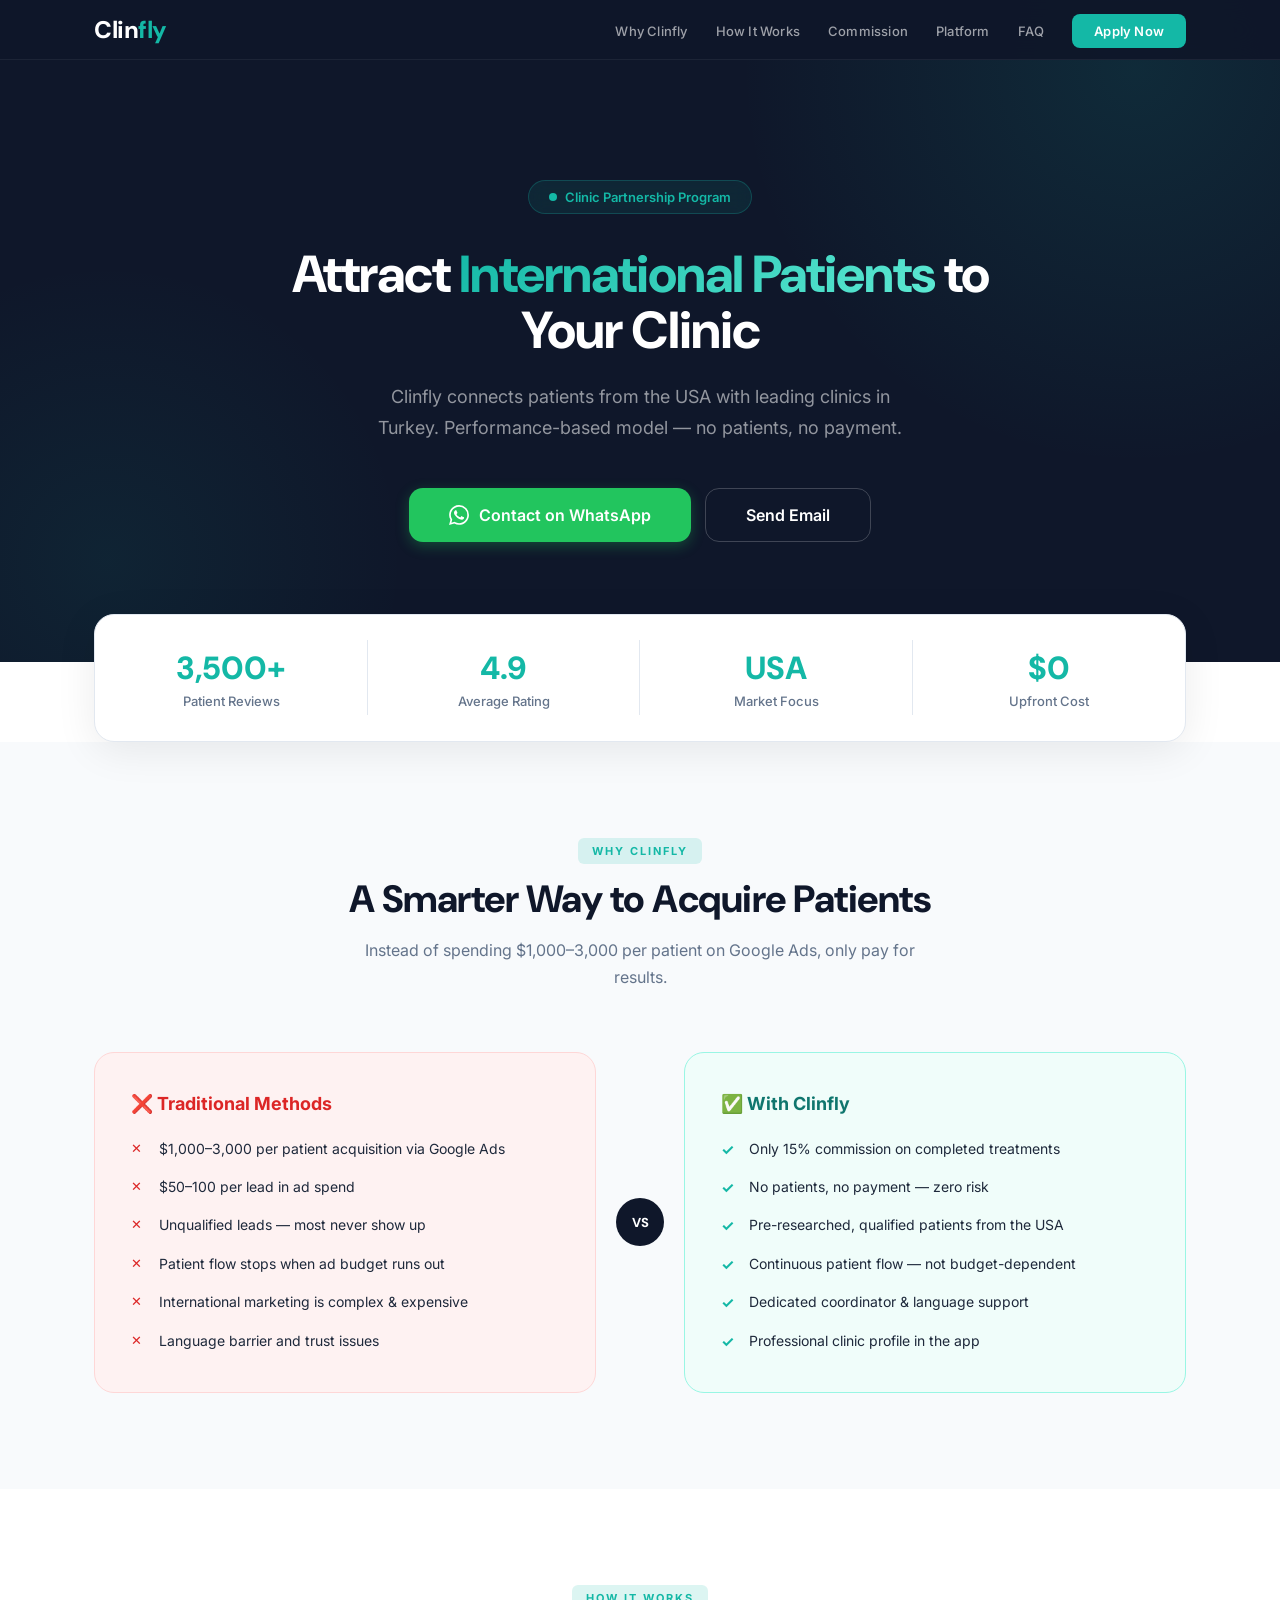
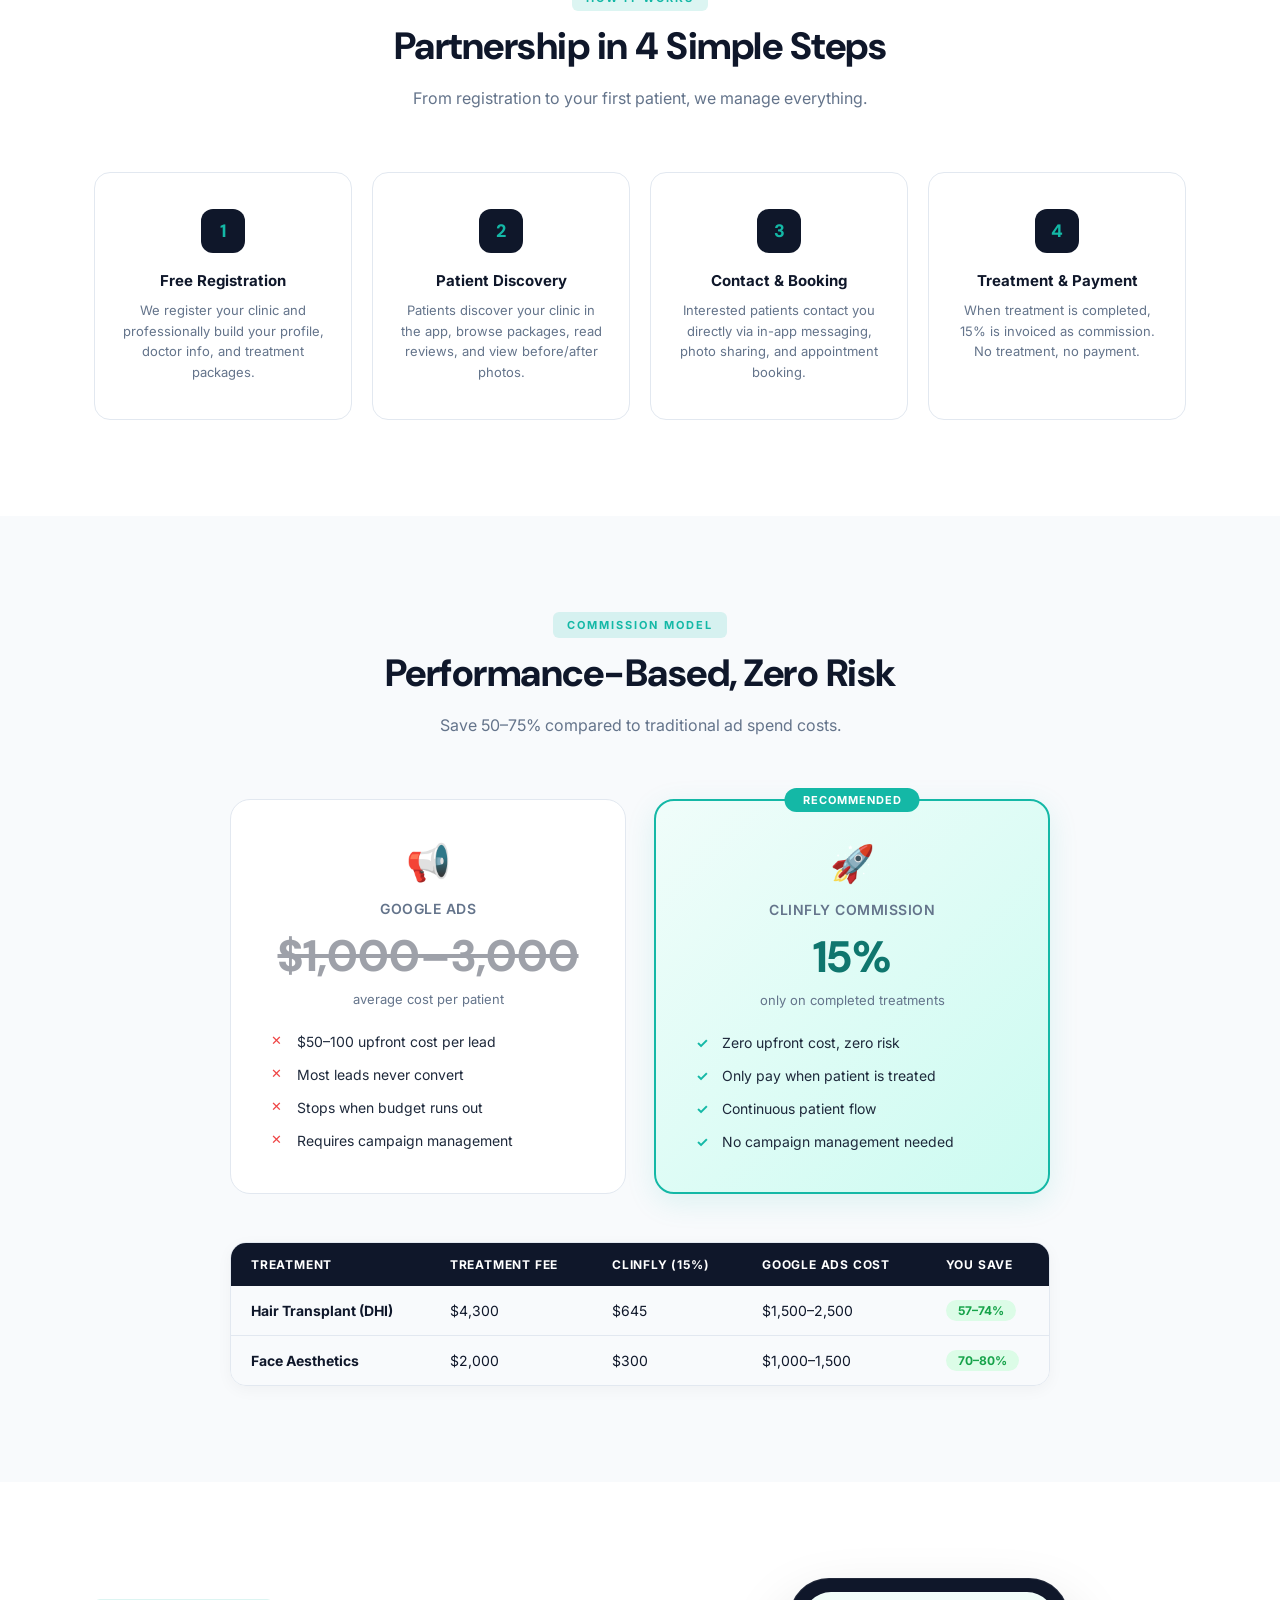
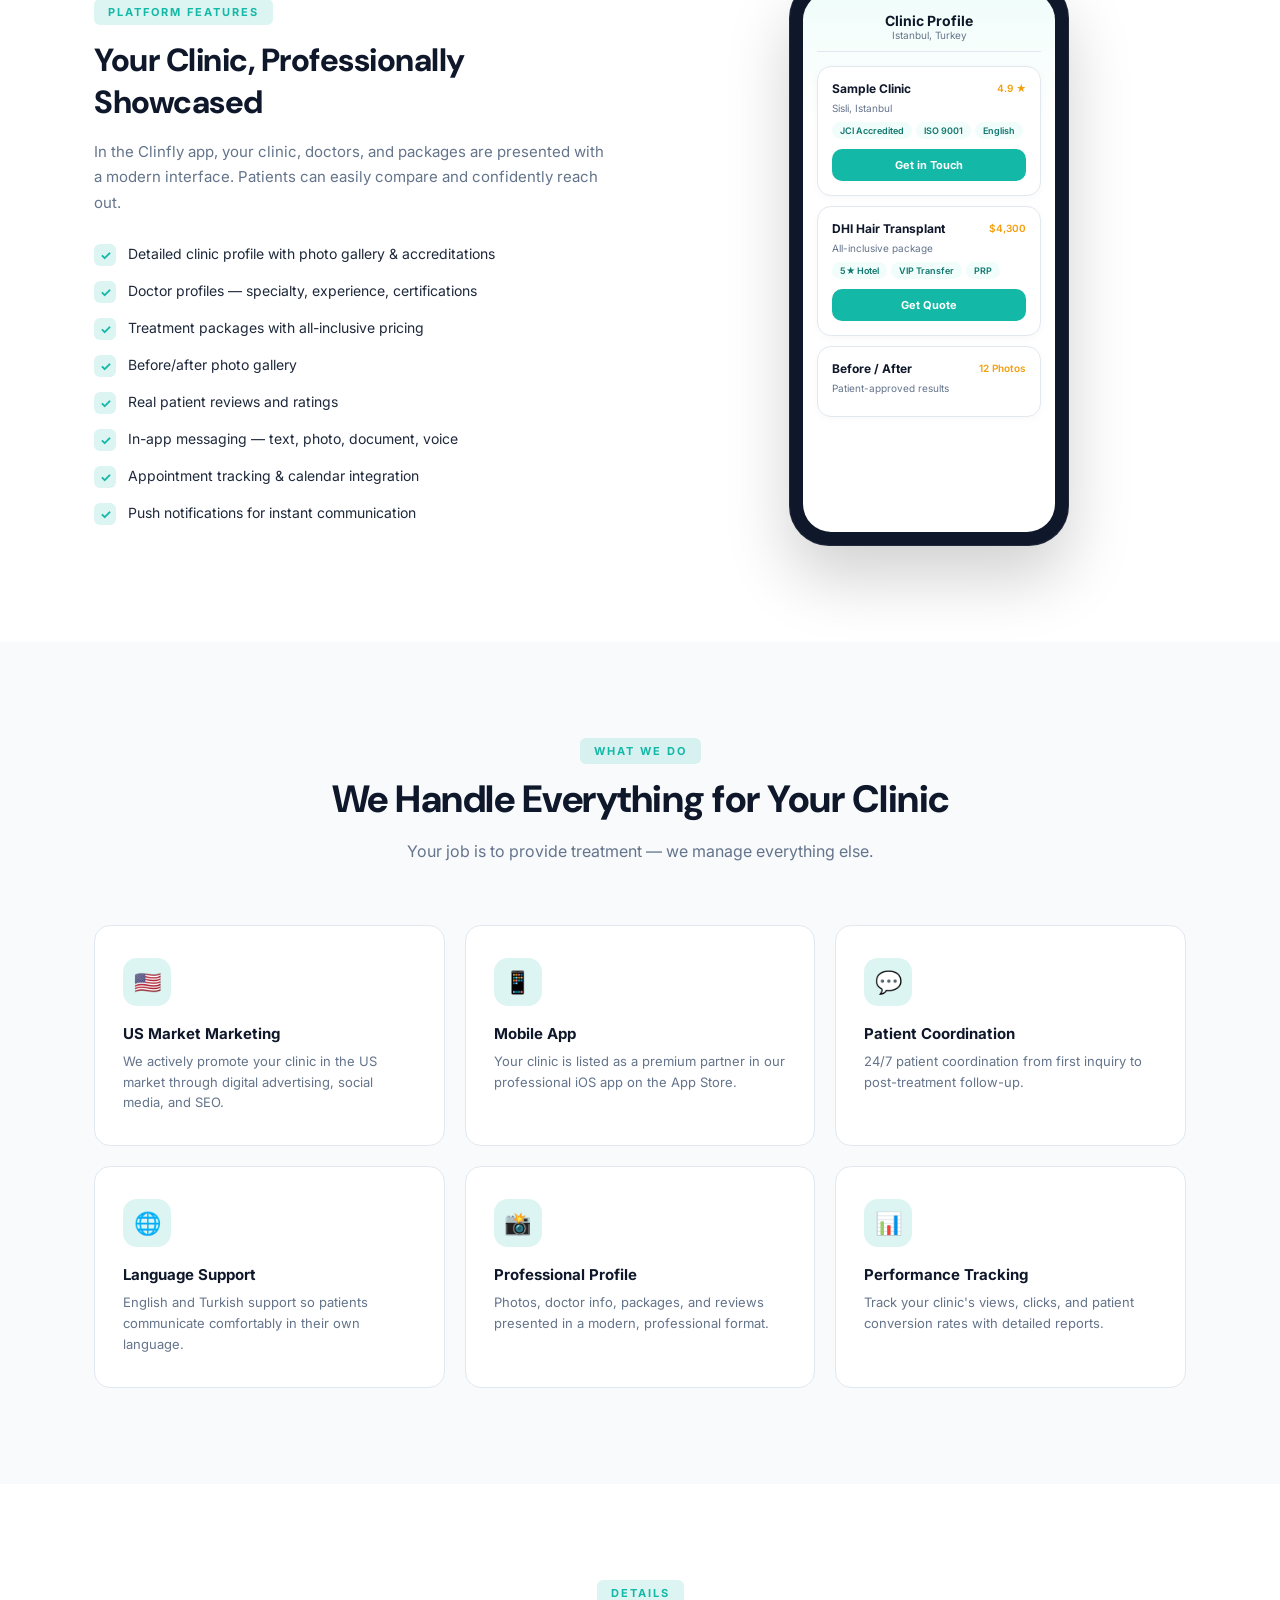
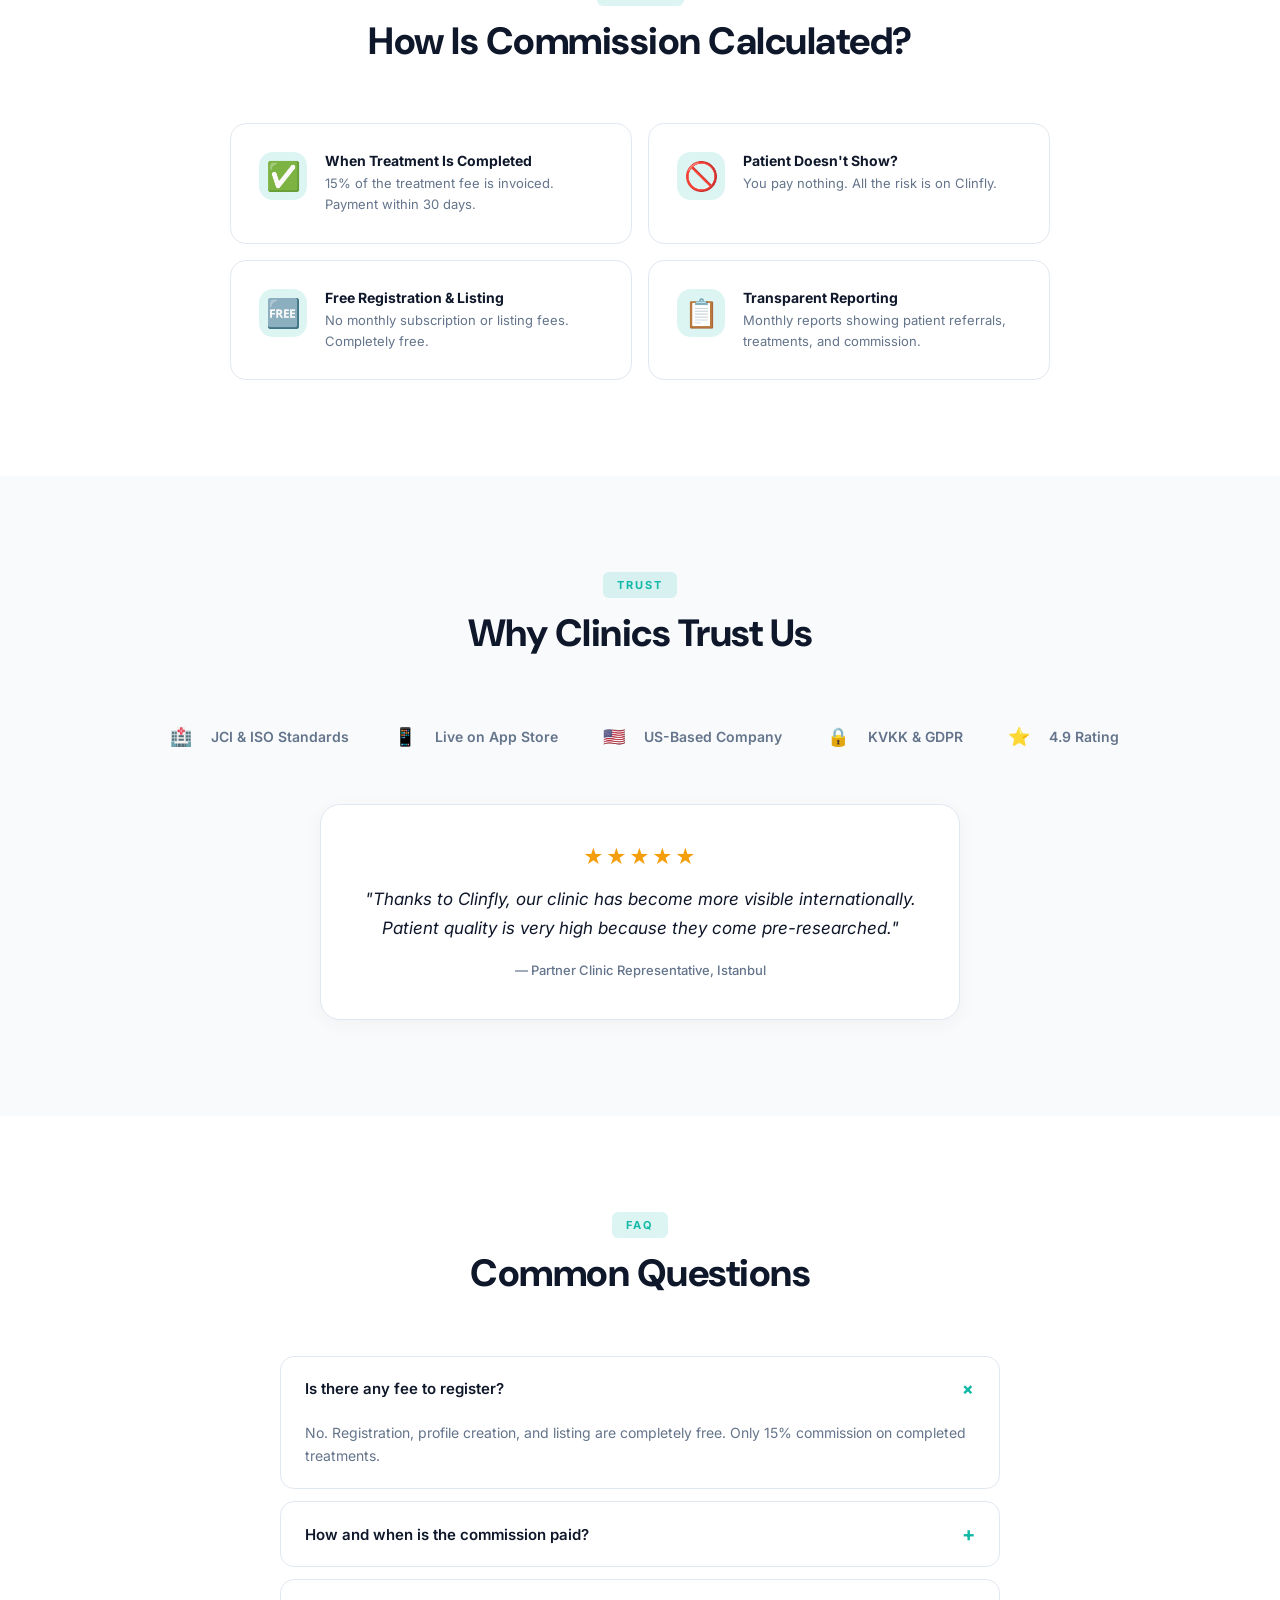
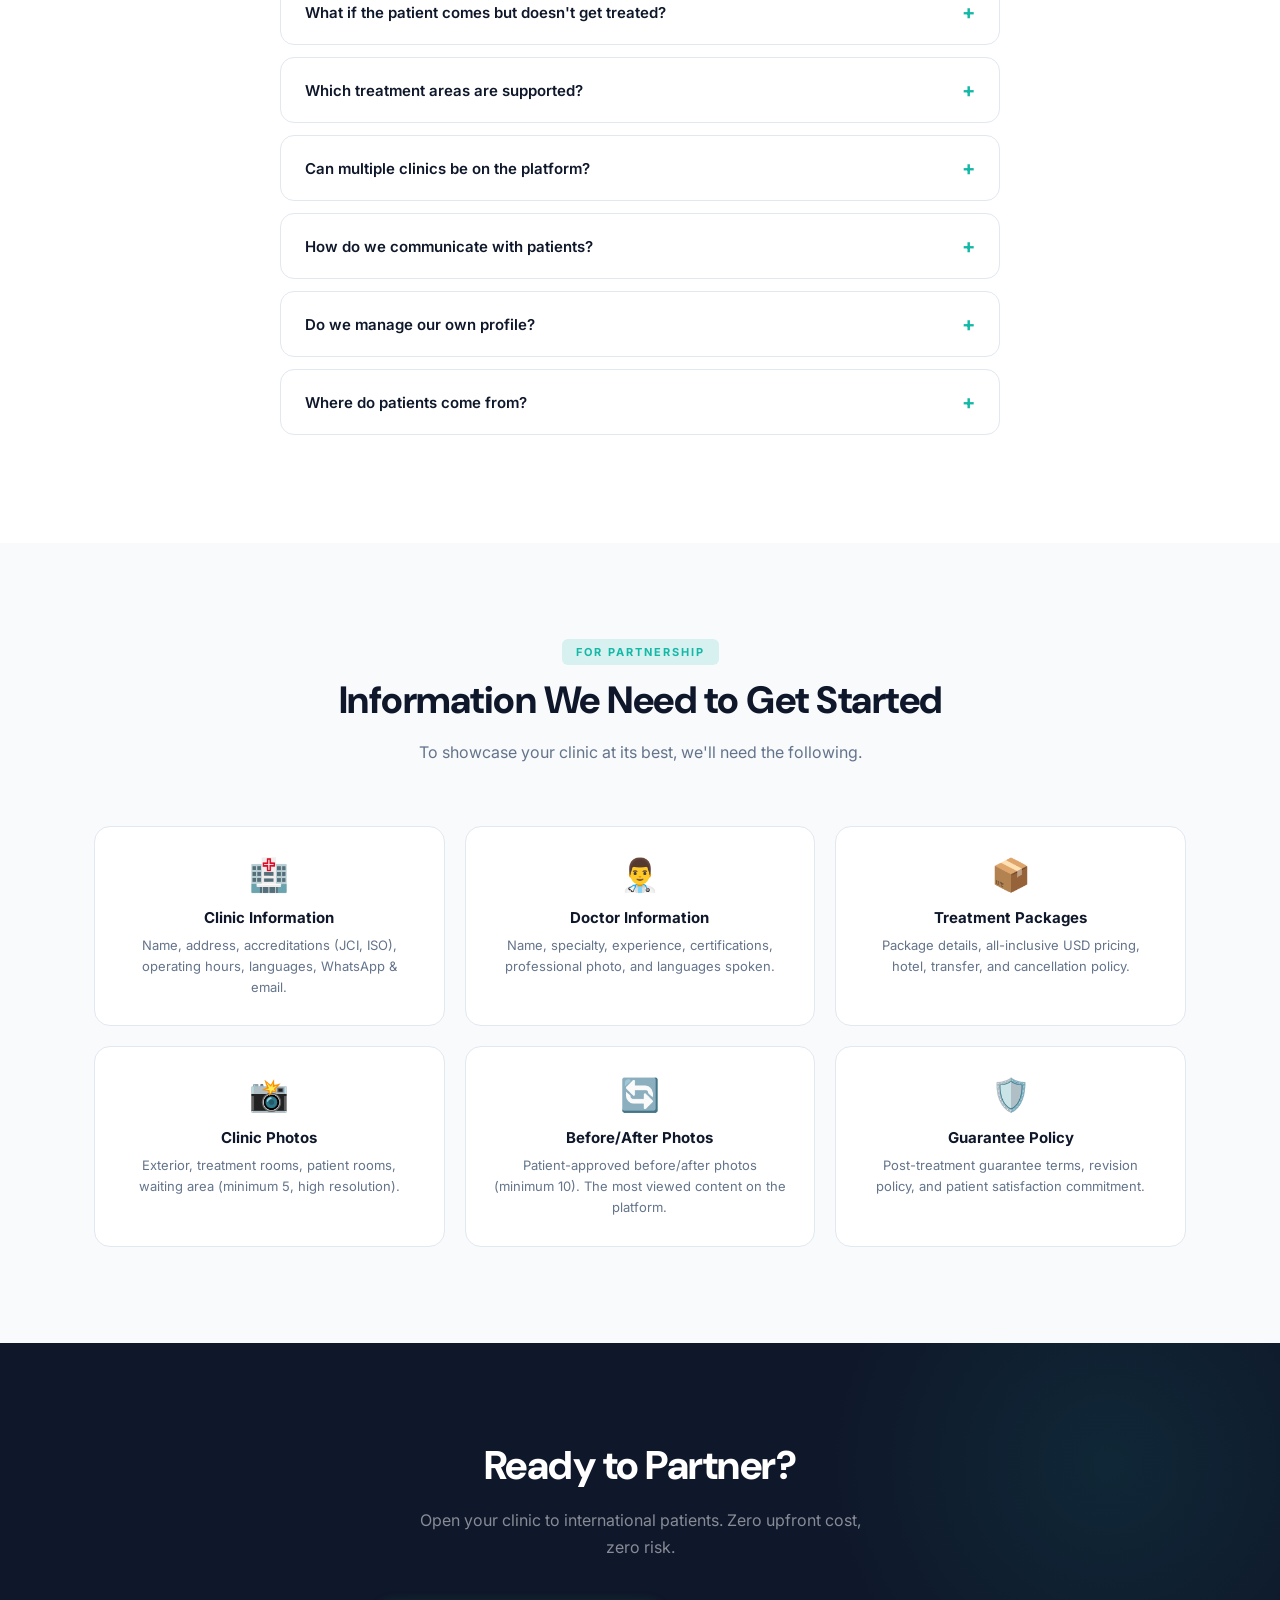
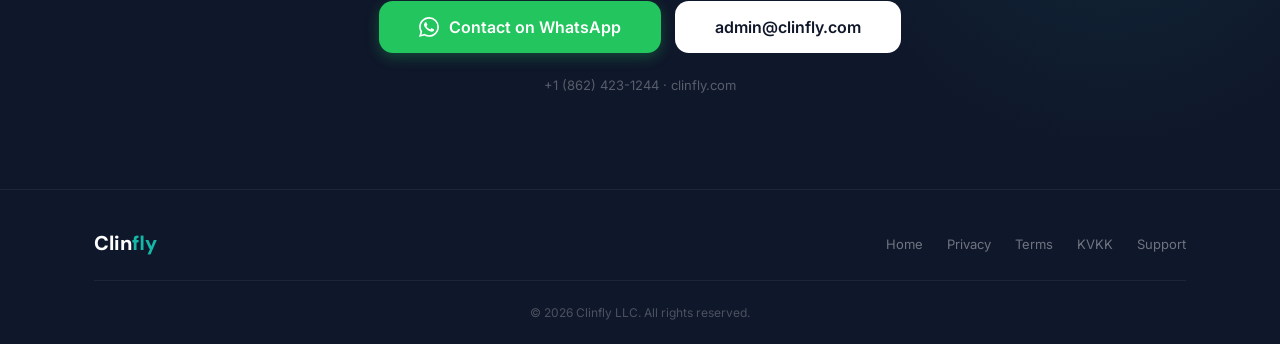
<file: clinics.html>
<!DOCTYPE html>
<html lang="en">
<head>
    <meta charset="UTF-8">
    <meta name="viewport" content="width=device-width, initial-scale=1.0">
    <title>Clinfly - Clinic Partnership Program | International Patient Referrals</title>
    <meta name="description" content="Partner with Clinfly to attract international patients from the USA. Performance-based commission, zero upfront cost.">

    <meta property="og:title" content="Clinfly - Clinic Partnership Program">
    <meta property="og:description" content="Open your clinic to international patients. Performance-based model, zero upfront cost.">
    <meta property="og:type" content="website">
    <meta property="og:url" content="https://clinfly.com/clinics">
    <meta property="og:image" content="https://clinfly.com/og-image.png">

    <link rel="icon" href="data:image/svg+xml,<svg xmlns='http://www.w3.org/2000/svg' viewBox='0 0 100 100'><rect rx='20' width='100' height='100' fill='%2314B8A6'/><text x='50' y='68' font-size='55' font-weight='bold' fill='white' text-anchor='middle' font-family='system-ui'>C</text></svg>">

    <link rel="preconnect" href="https://fonts.googleapis.com">
    <link rel="preconnect" href="https://fonts.gstatic.com" crossorigin>
    <link href="https://fonts.googleapis.com/css2?family=DM+Sans:wght@500;600;700;800&family=Inter:wght@300;400;500;600;700&display=swap" rel="stylesheet">

    <style>
        *{margin:0;padding:0;box-sizing:border-box}
        html{scroll-behavior:smooth}
        :root{
            --teal:#14B8A6;--teal-dark:#0D9488;--teal-darker:#0F766E;
            --teal-light:#F0FDFA;--teal-glow:rgba(20,184,166,0.15);
            --dark:#0F172A;--dark-soft:#1E293B;--dark-card:#162032;
            --gray:#64748B;--gray-light:#F8FAFC;--border:#E2E8F0;
            --white:#FFFFFF;--green:#22C55E;--green-dark:#16A34A;
            --red:#EF4444;--orange:#F59E0B;
        }
        body{font-family:'Inter',system-ui,sans-serif;color:var(--dark);background:var(--white);-webkit-font-smoothing:antialiased;overflow-x:hidden}
        a{text-decoration:none;color:inherit}
        .container{max-width:1140px;margin:0 auto;padding:0 24px}

        /* ─── NAVBAR ─── */
        .navbar{position:fixed;top:0;left:0;right:0;z-index:100;padding:14px 0;background:rgba(15,23,42,0.95);backdrop-filter:blur(20px);-webkit-backdrop-filter:blur(20px);border-bottom:1px solid rgba(255,255,255,0.06);transition:all 0.3s}
        .navbar.scrolled{padding:10px 0;box-shadow:0 4px 30px rgba(0,0,0,0.3)}
        .navbar .container{display:flex;align-items:center;justify-content:space-between}
        .logo{font-family:'DM Sans',sans-serif;font-size:24px;font-weight:800;color:var(--white);letter-spacing:-0.5px}
        .logo span{color:var(--teal)}
        .nav-links{display:flex;gap:28px;list-style:none;align-items:center}
        .nav-links a{color:rgba(255,255,255,0.6);font-size:13px;font-weight:500;transition:color 0.2s;letter-spacing:0.2px}
        .nav-links a:hover{color:var(--white)}
        .nav-cta{background:var(--teal)!important;color:var(--white)!important;padding:9px 22px!important;border-radius:8px;font-weight:600!important;transition:all 0.2s!important}
        .nav-cta:hover{background:var(--teal-dark)!important;transform:translateY(-1px)}
        .mobile-toggle{display:none;background:none;border:none;cursor:pointer;padding:4px}
        .mobile-toggle span{display:block;width:22px;height:2px;background:var(--white);margin:5px 0;transition:0.3s}

        /* ─── HERO ─── */
        .hero{padding:180px 0 120px;background:var(--dark);position:relative;overflow:hidden}
        .hero::before{content:'';position:absolute;top:-50%;right:-20%;width:800px;height:800px;background:radial-gradient(circle,rgba(20,184,166,0.12) 0%,transparent 70%);border-radius:50%}
        .hero::after{content:'';position:absolute;bottom:-30%;left:-15%;width:600px;height:600px;background:radial-gradient(circle,rgba(20,184,166,0.08) 0%,transparent 70%);border-radius:50%}
        .hero .container{position:relative;z-index:1;max-width:800px;text-align:center}
        .hero-badge{display:inline-flex;align-items:center;gap:8px;background:rgba(20,184,166,0.1);border:1px solid rgba(20,184,166,0.25);padding:8px 20px;border-radius:100px;font-size:13px;font-weight:600;color:var(--teal);margin-bottom:32px;backdrop-filter:blur(8px)}
        .hero-badge::before{content:'';width:8px;height:8px;border-radius:50%;background:var(--teal);animation:pulse 2s infinite}
        @keyframes pulse{0%,100%{opacity:1}50%{opacity:0.4}}
        .hero h1{font-family:'DM Sans',sans-serif;font-size:52px;font-weight:800;line-height:1.08;color:var(--white);margin-bottom:24px;letter-spacing:-1px}
        .hero h1 em{font-style:normal;background:linear-gradient(135deg,var(--teal),#5EEAD4);-webkit-background-clip:text;-webkit-text-fill-color:transparent;background-clip:text}
        .hero p{font-size:18px;color:rgba(255,255,255,0.55);max-width:560px;margin:0 auto 44px;line-height:1.7}
        .hero-buttons{display:flex;gap:14px;justify-content:center;flex-wrap:wrap}

        /* ─── BUTTONS ─── */
        .btn{display:inline-flex;align-items:center;gap:10px;padding:14px 32px;border-radius:12px;font-size:15px;font-weight:600;cursor:pointer;transition:all 0.25s;border:none;text-decoration:none}
        .btn-green{background:var(--green);color:var(--white);box-shadow:0 4px 14px rgba(34,197,94,0.3)}
        .btn-green:hover{background:var(--green-dark);transform:translateY(-2px);box-shadow:0 6px 20px rgba(34,197,94,0.4)}
        .btn-outline{background:transparent;color:var(--white);border:1.5px solid rgba(255,255,255,0.2)}
        .btn-outline:hover{border-color:rgba(255,255,255,0.5);transform:translateY(-2px)}
        .btn-teal{background:var(--teal);color:var(--white);box-shadow:0 4px 14px rgba(20,184,166,0.3)}
        .btn-teal:hover{background:var(--teal-dark);transform:translateY(-2px)}
        .btn-white{background:var(--white);color:var(--dark)}
        .btn-white:hover{background:var(--gray-light);transform:translateY(-2px)}
        .btn-lg{padding:16px 40px;font-size:16px;border-radius:14px}

        /* ─── STATS ─── */
        .stats-bar{padding:0;position:relative;z-index:2;margin-top:-48px}
        .stats-grid{display:grid;grid-template-columns:repeat(4,1fr);background:var(--white);border-radius:20px;box-shadow:0 8px 40px rgba(0,0,0,0.08);border:1px solid var(--border);overflow:hidden}
        .stat-item{padding:32px 24px;text-align:center;position:relative}
        .stat-item:not(:last-child)::after{content:'';position:absolute;right:0;top:20%;height:60%;width:1px;background:var(--border)}
        .stat-item h3{font-family:'DM Sans',sans-serif;font-size:32px;font-weight:800;color:var(--teal);margin-bottom:4px}
        .stat-item p{font-size:13px;color:var(--gray);font-weight:500}

        /* ─── SECTIONS ─── */
        section{padding:96px 0}
        .section-alt{background:var(--gray-light)}
        .section-dark{background:var(--dark);color:var(--white)}
        .section-header{text-align:center;margin-bottom:60px}
        .section-header .label{display:inline-block;font-size:11px;font-weight:700;text-transform:uppercase;letter-spacing:2px;color:var(--teal);margin-bottom:14px;background:var(--teal-glow);padding:6px 14px;border-radius:6px}
        .section-header h2{font-family:'DM Sans',sans-serif;font-size:38px;font-weight:800;line-height:1.15;margin-bottom:16px;letter-spacing:-0.5px}
        .section-header p{font-size:16px;color:var(--gray);max-width:560px;margin:0 auto;line-height:1.7}

        /* ─── PROBLEM vs SOLUTION ─── */
        .vs-grid{display:grid;grid-template-columns:1fr auto 1fr;gap:0;align-items:stretch}
        .vs-card{padding:40px 36px;border-radius:20px}
        .vs-card.problem{background:#FEF2F2;border:1px solid #FED7D7}
        .vs-card.solution{background:var(--teal-light);border:1px solid #99F6E4}
        .vs-divider{display:flex;align-items:center;justify-content:center;padding:0 20px}
        .vs-divider span{width:48px;height:48px;border-radius:50%;background:var(--dark);color:var(--white);font-family:'DM Sans',sans-serif;font-size:13px;font-weight:800;display:flex;align-items:center;justify-content:center}
        .vs-card h3{font-size:18px;font-weight:700;margin-bottom:24px;display:flex;align-items:center;gap:10px}
        .vs-card.problem h3{color:#DC2626}
        .vs-card.solution h3{color:var(--teal-darker)}
        .vs-card ul{list-style:none;display:flex;flex-direction:column;gap:16px}
        .vs-card li{font-size:14px;line-height:1.6;padding-left:28px;position:relative;color:var(--dark-soft)}
        .vs-card.problem li::before{content:'✕';position:absolute;left:0;color:#DC2626;font-weight:700;font-size:13px}
        .vs-card.solution li::before{content:'✓';position:absolute;left:0;color:var(--teal);font-weight:700;font-size:15px}

        /* ─── STEPS ─── */
        .steps-grid{display:grid;grid-template-columns:repeat(4,1fr);gap:20px}
        .step-card{text-align:center;padding:36px 24px;background:var(--white);border-radius:16px;border:1px solid var(--border);position:relative;transition:all 0.3s}
        .step-card:hover{transform:translateY(-4px);box-shadow:0 12px 32px rgba(0,0,0,0.06);border-color:var(--teal)}
        .step-num{width:44px;height:44px;border-radius:12px;background:var(--dark);color:var(--teal);font-family:'DM Sans',sans-serif;font-size:18px;font-weight:800;display:flex;align-items:center;justify-content:center;margin:0 auto 18px}
        .step-card h4{font-size:15px;font-weight:700;margin-bottom:10px}
        .step-card p{font-size:13px;color:var(--gray);line-height:1.6}
        .step-connector{display:none}

        /* ─── COMMISSION ─── */
        .pricing-grid{display:grid;grid-template-columns:1fr 1fr;gap:28px;max-width:820px;margin:0 auto}
        .pricing-card{padding:40px;border-radius:20px;text-align:center;position:relative;transition:all 0.3s}
        .pricing-card.old{background:var(--white);border:1px solid var(--border)}
        .pricing-card.new{background:linear-gradient(135deg,var(--teal-light),#CCFBF1);border:2px solid var(--teal);box-shadow:0 8px 30px rgba(20,184,166,0.12)}
        .pricing-card.new::before{content:'RECOMMENDED';position:absolute;top:-13px;left:50%;transform:translateX(-50%);background:var(--teal);color:var(--white);padding:5px 18px;border-radius:100px;font-size:11px;font-weight:700;letter-spacing:1px}
        .pricing-icon{font-size:36px;margin-bottom:16px}
        .pricing-card h4{font-size:14px;font-weight:600;color:var(--gray);margin-bottom:10px;text-transform:uppercase;letter-spacing:0.5px}
        .pricing-price{font-family:'DM Sans',sans-serif;font-size:44px;font-weight:800;margin-bottom:6px}
        .pricing-card.old .pricing-price{color:var(--dark);text-decoration:line-through;opacity:0.4}
        .pricing-card.new .pricing-price{color:var(--teal-darker)}
        .pricing-sub{font-size:13px;color:var(--gray);margin-bottom:24px}
        .pricing-card ul{list-style:none;text-align:left;display:flex;flex-direction:column;gap:12px}
        .pricing-card li{font-size:14px;padding-left:26px;position:relative;line-height:1.5;color:var(--dark-soft)}
        .pricing-card.old li::before{content:'✕';position:absolute;left:0;color:var(--red);font-weight:600;font-size:13px}
        .pricing-card.new li::before{content:'✓';position:absolute;left:0;color:var(--teal);font-weight:700}

        /* ─── TABLE ─── */
        .table-wrap{max-width:820px;margin:48px auto 0;border-radius:16px;overflow:hidden;border:1px solid var(--border);box-shadow:0 4px 16px rgba(0,0,0,0.04)}
        .table-wrap table{width:100%;border-collapse:collapse}
        .table-wrap th{background:var(--dark);color:var(--white);padding:14px 20px;font-size:12px;font-weight:700;text-transform:uppercase;letter-spacing:0.8px;text-align:left}
        .table-wrap td{padding:14px 20px;font-size:14px;border-bottom:1px solid var(--border)}
        .table-wrap tr:last-child td{border-bottom:none}
        .table-wrap tr:nth-child(even){background:var(--gray-light)}
        .savings-badge{display:inline-block;background:#DCFCE7;color:#16A34A;padding:3px 12px;border-radius:100px;font-size:12px;font-weight:700}

        /* ─── PLATFORM ─── */
        .platform-grid{display:grid;grid-template-columns:1fr 1fr;gap:64px;align-items:center}
        .platform-text .label{display:inline-block;font-size:11px;font-weight:700;text-transform:uppercase;letter-spacing:2px;color:var(--teal);margin-bottom:14px;background:var(--teal-glow);padding:6px 14px;border-radius:6px}
        .platform-text h3{font-family:'DM Sans',sans-serif;font-size:32px;font-weight:800;margin-bottom:16px;letter-spacing:-0.5px}
        .platform-text>p{font-size:15px;color:var(--gray);line-height:1.7;margin-bottom:28px}
        .platform-list{list-style:none;display:flex;flex-direction:column;gap:14px}
        .platform-list li{display:flex;align-items:flex-start;gap:12px;font-size:14px;line-height:1.6;color:var(--dark-soft)}
        .platform-list .check{width:22px;height:22px;border-radius:6px;background:var(--teal-glow);color:var(--teal);font-size:13px;font-weight:700;display:flex;align-items:center;justify-content:center;flex-shrink:0;margin-top:1px}

        /* ─── PHONE MOCKUP ─── */
        .phone-wrap{display:flex;justify-content:center}
        .phone{width:280px;background:var(--dark);border-radius:40px;padding:14px;box-shadow:0 32px 64px rgba(0,0,0,0.18),0 0 0 1px rgba(255,255,255,0.08) inset}
        .phone-screen{width:100%;height:540px;background:linear-gradient(180deg,#F0FDFA 0%,var(--white) 25%);border-radius:28px;padding:20px 14px;overflow:hidden;display:flex;flex-direction:column;gap:10px}
        .mock-top{text-align:center;padding-bottom:10px;border-bottom:1px solid var(--border);margin-bottom:4px}
        .mock-top h5{font-size:14px;font-weight:700;color:var(--dark)}
        .mock-top p{font-size:10px;color:var(--gray)}
        .mock-card{background:var(--white);border-radius:14px;padding:14px;border:1px solid var(--border);box-shadow:0 2px 8px rgba(0,0,0,0.03)}
        .mock-card-head{display:flex;justify-content:space-between;align-items:center;margin-bottom:6px}
        .mock-card-head strong{font-size:12px;font-weight:700}
        .mock-card-head span{font-size:10px;color:var(--orange);font-weight:600}
        .mock-card .sub{font-size:10px;color:var(--gray);margin-bottom:8px}
        .mock-tags{display:flex;gap:4px;flex-wrap:wrap}
        .mock-tag{font-size:9px;padding:3px 8px;border-radius:100px;background:var(--teal-light);color:var(--teal-darker);font-weight:600}
        .mock-btn{display:block;text-align:center;background:var(--teal);color:var(--white);font-size:11px;font-weight:700;padding:9px;border-radius:10px;margin-top:10px}

        /* ─── FEATURES GRID ─── */
        .features-grid{display:grid;grid-template-columns:repeat(3,1fr);gap:20px}
        .feature-card{background:var(--white);border:1px solid var(--border);border-radius:16px;padding:32px 28px;transition:all 0.3s}
        .feature-card:hover{transform:translateY(-4px);box-shadow:0 12px 32px rgba(0,0,0,0.06);border-color:var(--teal)}
        .feature-icon{width:48px;height:48px;border-radius:14px;background:var(--teal-glow);display:flex;align-items:center;justify-content:center;font-size:22px;margin-bottom:18px}
        .feature-card h4{font-size:15px;font-weight:700;margin-bottom:8px}
        .feature-card p{font-size:13px;color:var(--gray);line-height:1.6}

        /* ─── COMMISSION DETAILS ─── */
        .details-grid{display:grid;grid-template-columns:1fr 1fr;gap:16px;max-width:820px;margin:0 auto}
        .detail-card{display:flex;align-items:flex-start;gap:18px;padding:28px;border-radius:16px;background:var(--white);border:1px solid var(--border);transition:all 0.3s}
        .detail-card:hover{border-color:var(--teal);box-shadow:0 8px 24px rgba(20,184,166,0.08)}
        .detail-emoji{font-size:28px;flex-shrink:0;width:48px;height:48px;border-radius:14px;background:var(--teal-glow);display:flex;align-items:center;justify-content:center}
        .detail-card h4{font-size:14px;font-weight:700;margin-bottom:4px}
        .detail-card p{font-size:13px;color:var(--gray);line-height:1.6}

        /* ─── TRUST ─── */
        .trust-row{display:flex;justify-content:center;gap:36px;flex-wrap:wrap;margin-bottom:48px}
        .trust-item{display:flex;align-items:center;gap:10px;font-size:14px;font-weight:600;color:var(--gray)}
        .trust-icon{width:40px;height:40px;border-radius:10px;background:var(--gray-light);display:flex;align-items:center;justify-content:center;font-size:18px}
        .testimonial{max-width:640px;margin:0 auto;text-align:center;padding:40px;background:var(--white);border-radius:20px;border:1px solid var(--border);box-shadow:0 4px 20px rgba(0,0,0,0.04)}
        .testimonial .stars{color:var(--orange);font-size:20px;margin-bottom:16px;letter-spacing:2px}
        .testimonial blockquote{font-size:17px;font-style:italic;color:var(--dark);line-height:1.7;margin-bottom:16px}
        .testimonial cite{font-size:13px;color:var(--gray);font-style:normal;font-weight:500}

        /* ─── FAQ ─── */
        .faq-list{max-width:720px;margin:0 auto}
        .faq-item{border:1px solid var(--border);border-radius:14px;margin-bottom:12px;overflow:hidden;background:var(--white);transition:all 0.3s}
        .faq-item:hover{border-color:var(--teal)}
        .faq-q{padding:20px 24px;font-size:15px;font-weight:600;cursor:pointer;display:flex;align-items:center;justify-content:space-between;gap:12px;user-select:none}
        .faq-q::after{content:'+';font-size:20px;color:var(--teal);font-weight:700;flex-shrink:0;transition:transform 0.3s}
        .faq-item.open .faq-q::after{transform:rotate(45deg)}
        .faq-a{padding:0 24px 20px;font-size:14px;color:var(--gray);line-height:1.7;display:none}
        .faq-item.open .faq-a{display:block}

        /* ─── NEEDS ─── */
        .needs-grid{display:grid;grid-template-columns:repeat(3,1fr);gap:20px}
        .need-card{background:var(--white);border:1px solid var(--border);border-radius:16px;padding:28px;text-align:center;transition:all 0.3s}
        .need-card:hover{transform:translateY(-4px);box-shadow:0 12px 32px rgba(0,0,0,0.06);border-color:var(--teal)}
        .need-icon{font-size:32px;margin-bottom:14px}
        .need-card h4{font-size:15px;font-weight:700;margin-bottom:8px}
        .need-card p{font-size:13px;color:var(--gray);line-height:1.6}

        /* ─── CTA ─── */
        .cta{padding:96px 0;background:var(--dark);position:relative;overflow:hidden;text-align:center}
        .cta::before{content:'';position:absolute;top:-40%;right:-10%;width:600px;height:600px;background:radial-gradient(circle,rgba(20,184,166,0.1) 0%,transparent 70%);border-radius:50%}
        .cta .container{position:relative;z-index:1}
        .cta h2{font-family:'DM Sans',sans-serif;font-size:40px;font-weight:800;color:var(--white);margin-bottom:16px;letter-spacing:-0.5px}
        .cta p{font-size:16px;color:rgba(255,255,255,0.5);margin-bottom:40px;max-width:460px;margin-left:auto;margin-right:auto;line-height:1.7}
        .cta-buttons{display:flex;gap:14px;justify-content:center;flex-wrap:wrap;margin-bottom:24px}
        .cta-note{font-size:13px;color:rgba(255,255,255,0.3)}

        /* ─── FOOTER ─── */
        .footer{background:var(--dark);padding:40px 0 24px;border-top:1px solid rgba(255,255,255,0.06)}
        .footer-inner{display:flex;justify-content:space-between;align-items:center;flex-wrap:wrap;gap:16px}
        .footer-logo{font-family:'DM Sans',sans-serif;font-size:20px;font-weight:800;color:var(--white)}
        .footer-logo span{color:var(--teal)}
        .footer-links{display:flex;gap:24px;list-style:none}
        .footer-links a{font-size:13px;color:rgba(255,255,255,0.4);transition:color 0.2s}
        .footer-links a:hover{color:var(--white)}
        .footer-copy{width:100%;text-align:center;padding-top:24px;margin-top:24px;border-top:1px solid rgba(255,255,255,0.06);font-size:12px;color:rgba(255,255,255,0.25)}

        /* ─── ANIMATIONS ─── */
        .fade-up{opacity:0;transform:translateY(30px);transition:opacity 0.7s ease,transform 0.7s ease}
        .fade-up.visible{opacity:1;transform:translateY(0)}

        /* ─── RESPONSIVE ─── */
        @media(max-width:900px){
            .nav-links{display:none}
            .mobile-toggle{display:block}
            .nav-links.open{display:flex;flex-direction:column;position:absolute;top:56px;left:0;right:0;background:var(--dark);padding:24px;gap:16px;box-shadow:0 8px 24px rgba(0,0,0,0.3);border-top:1px solid rgba(255,255,255,0.06)}
        }
        @media(max-width:768px){
            .hero{padding:140px 0 100px}
            .hero h1{font-size:32px}
            .hero p{font-size:16px}
            .stats-grid{grid-template-columns:repeat(2,1fr)}
            .stat-item:nth-child(2)::after{display:none}
            .vs-grid{grid-template-columns:1fr;gap:16px}
            .vs-divider{padding:0;justify-content:center}
            .steps-grid{grid-template-columns:repeat(2,1fr)}
            .features-grid,.needs-grid{grid-template-columns:1fr}
            .pricing-grid{grid-template-columns:1fr}
            .platform-grid{grid-template-columns:1fr}
            .phone-wrap{order:-1}
            .details-grid{grid-template-columns:1fr}
            section{padding:72px 0}
            .section-header h2{font-size:28px}
            .cta h2{font-size:28px}
        }
        @media(max-width:480px){
            .hero h1{font-size:28px}
            .stats-grid{grid-template-columns:1fr}
            .stat-item::after{display:none!important}
            .steps-grid{grid-template-columns:1fr}
            .trust-row{flex-direction:column;align-items:center}
            .btn{width:100%;justify-content:center;max-width:320px}
            .hero-buttons,.cta-buttons{flex-direction:column;align-items:center}
        }
    </style>
</head>
<body>

<!-- NAVBAR -->
<nav class="navbar">
    <div class="container">
        <a href="https://clinfly.com" class="logo">Clin<span>fly</span></a>
        <ul class="nav-links" id="navLinks">
            <li><a href="#why">Why Clinfly</a></li>
            <li><a href="#how">How It Works</a></li>
            <li><a href="#commission">Commission</a></li>
            <li><a href="#platform">Platform</a></li>
            <li><a href="#faq">FAQ</a></li>
            <li><a href="#contact" class="nav-cta">Apply Now</a></li>
        </ul>
        <button class="mobile-toggle" id="mobileToggle" aria-label="Menu">
            <span></span><span></span><span></span>
        </button>
    </div>
</nav>

<!-- HERO -->
<section class="hero">
    <div class="container">
        <div class="hero-badge">Clinic Partnership Program</div>
        <h1>Attract <em>International Patients</em> to Your Clinic</h1>
        <p>Clinfly connects patients from the USA with leading clinics in Turkey. Performance-based model — no patients, no payment.</p>
        <div class="hero-buttons">
            <a href="https://wa.me/18624231244?text=Hi%2C%20I'd%20like%20to%20learn%20about%20the%20clinic%20partnership%20program." class="btn btn-green btn-lg">
                <svg width="20" height="20" viewBox="0 0 24 24" fill="white"><path d="M17.472 14.382c-.297-.149-1.758-.867-2.03-.967-.273-.099-.471-.148-.67.15-.197.297-.767.966-.94 1.164-.173.199-.347.223-.644.075-.297-.15-1.255-.463-2.39-1.475-.883-.788-1.48-1.761-1.653-2.059-.173-.297-.018-.458.13-.606.134-.133.298-.347.446-.52.149-.174.198-.298.298-.497.099-.198.05-.371-.025-.52-.075-.149-.669-1.612-.916-2.207-.242-.579-.487-.5-.669-.51-.173-.008-.371-.01-.57-.01-.198 0-.52.074-.792.372-.272.297-1.04 1.016-1.04 2.479 0 1.462 1.065 2.875 1.213 3.074.149.198 2.096 3.2 5.077 4.487.709.306 1.262.489 1.694.625.712.227 1.36.195 1.871.118.571-.085 1.758-.719 2.006-1.413.248-.694.248-1.289.173-1.413-.074-.124-.272-.198-.57-.347m-5.421 7.403h-.004a9.87 9.87 0 01-5.031-1.378l-.361-.214-3.741.982.998-3.648-.235-.374a9.86 9.86 0 01-1.51-5.26c.001-5.45 4.436-9.884 9.888-9.884 2.64 0 5.122 1.03 6.988 2.898a9.825 9.825 0 012.893 6.994c-.003 5.45-4.437 9.884-9.885 9.884m8.413-18.297A11.815 11.815 0 0012.05 0C5.495 0 .16 5.335.157 11.892c0 2.096.547 4.142 1.588 5.945L.057 24l6.305-1.654a11.882 11.882 0 005.683 1.448h.005c6.554 0 11.89-5.335 11.893-11.893a11.821 11.821 0 00-3.48-8.413z"/></svg>
                Contact on WhatsApp
            </a>
            <a href="mailto:admin@clinfly.com?subject=Clinic%20Partnership%20Application" class="btn btn-outline btn-lg">Send Email</a>
        </div>
    </div>
</section>

<!-- STATS -->
<div class="stats-bar fade-up">
    <div class="container">
        <div class="stats-grid">
            <div class="stat-item">
                <h3>3,500+</h3>
                <p>Patient Reviews</p>
            </div>
            <div class="stat-item">
                <h3>4.9</h3>
                <p>Average Rating</p>
            </div>
            <div class="stat-item">
                <h3>USA</h3>
                <p>Market Focus</p>
            </div>
            <div class="stat-item">
                <h3>$0</h3>
                <p>Upfront Cost</p>
            </div>
        </div>
    </div>
</div>

<!-- PROBLEM vs SOLUTION -->
<section id="why" class="section-alt">
    <div class="container">
        <div class="section-header fade-up">
            <div class="label">Why Clinfly</div>
            <h2>A Smarter Way to Acquire Patients</h2>
            <p>Instead of spending $1,000–3,000 per patient on Google Ads, only pay for results.</p>
        </div>
        <div class="vs-grid fade-up">
            <div class="vs-card problem">
                <h3>❌ Traditional Methods</h3>
                <ul>
                    <li>$1,000–3,000 per patient acquisition via Google Ads</li>
                    <li>$50–100 per lead in ad spend</li>
                    <li>Unqualified leads — most never show up</li>
                    <li>Patient flow stops when ad budget runs out</li>
                    <li>International marketing is complex &amp; expensive</li>
                    <li>Language barrier and trust issues</li>
                </ul>
            </div>
            <div class="vs-divider"><span>VS</span></div>
            <div class="vs-card solution">
                <h3>✅ With Clinfly</h3>
                <ul>
                    <li>Only 15% commission on completed treatments</li>
                    <li>No patients, no payment — zero risk</li>
                    <li>Pre-researched, qualified patients from the USA</li>
                    <li>Continuous patient flow — not budget-dependent</li>
                    <li>Dedicated coordinator &amp; language support</li>
                    <li>Professional clinic profile in the app</li>
                </ul>
            </div>
        </div>
    </div>
</section>

<!-- HOW IT WORKS -->
<section id="how">
    <div class="container">
        <div class="section-header fade-up">
            <div class="label">How It Works</div>
            <h2>Partnership in 4 Simple Steps</h2>
            <p>From registration to your first patient, we manage everything.</p>
        </div>
        <div class="steps-grid fade-up">
            <div class="step-card">
                <div class="step-num">1</div>
                <h4>Free Registration</h4>
                <p>We register your clinic and professionally build your profile, doctor info, and treatment packages.</p>
            </div>
            <div class="step-card">
                <div class="step-num">2</div>
                <h4>Patient Discovery</h4>
                <p>Patients discover your clinic in the app, browse packages, read reviews, and view before/after photos.</p>
            </div>
            <div class="step-card">
                <div class="step-num">3</div>
                <h4>Contact &amp; Booking</h4>
                <p>Interested patients contact you directly via in-app messaging, photo sharing, and appointment booking.</p>
            </div>
            <div class="step-card">
                <div class="step-num">4</div>
                <h4>Treatment &amp; Payment</h4>
                <p>When treatment is completed, 15% is invoiced as commission. No treatment, no payment.</p>
            </div>
        </div>
    </div>
</section>

<!-- COMMISSION MODEL -->
<section id="commission" class="section-alt">
    <div class="container">
        <div class="section-header fade-up">
            <div class="label">Commission Model</div>
            <h2>Performance-Based, Zero Risk</h2>
            <p>Save 50–75% compared to traditional ad spend costs.</p>
        </div>
        <div class="pricing-grid fade-up">
            <div class="pricing-card old">
                <div class="pricing-icon">📢</div>
                <h4>Google Ads</h4>
                <div class="pricing-price">$1,000–3,000</div>
                <div class="pricing-sub">average cost per patient</div>
                <ul>
                    <li>$50–100 upfront cost per lead</li>
                    <li>Most leads never convert</li>
                    <li>Stops when budget runs out</li>
                    <li>Requires campaign management</li>
                </ul>
            </div>
            <div class="pricing-card new">
                <div class="pricing-icon">🚀</div>
                <h4>Clinfly Commission</h4>
                <div class="pricing-price">15%</div>
                <div class="pricing-sub">only on completed treatments</div>
                <ul>
                    <li>Zero upfront cost, zero risk</li>
                    <li>Only pay when patient is treated</li>
                    <li>Continuous patient flow</li>
                    <li>No campaign management needed</li>
                </ul>
            </div>
        </div>

        <div class="table-wrap fade-up">
            <table>
                <thead>
                    <tr>
                        <th>Treatment</th>
                        <th>Treatment Fee</th>
                        <th>Clinfly (15%)</th>
                        <th>Google Ads Cost</th>
                        <th>You Save</th>
                    </tr>
                </thead>
                <tbody>
                    <tr>
                        <td><strong>Hair Transplant (DHI)</strong></td>
                        <td>$4,300</td>
                        <td>$645</td>
                        <td>$1,500–2,500</td>
                        <td><span class="savings-badge">57–74%</span></td>
                    </tr>
                    <tr>
                        <td><strong>Face Aesthetics</strong></td>
                        <td>$2,000</td>
                        <td>$300</td>
                        <td>$1,000–1,500</td>
                        <td><span class="savings-badge">70–80%</span></td>
                    </tr>
                </tbody>
            </table>
        </div>
    </div>
</section>

<!-- PLATFORM -->
<section id="platform">
    <div class="container">
        <div class="platform-grid fade-up">
            <div class="platform-text">
                <div class="label">Platform Features</div>
                <h3>Your Clinic, Professionally Showcased</h3>
                <p>In the Clinfly app, your clinic, doctors, and packages are presented with a modern interface. Patients can easily compare and confidently reach out.</p>
                <ul class="platform-list">
                    <li><span class="check">✓</span><span>Detailed clinic profile with photo gallery &amp; accreditations</span></li>
                    <li><span class="check">✓</span><span>Doctor profiles — specialty, experience, certifications</span></li>
                    <li><span class="check">✓</span><span>Treatment packages with all-inclusive pricing</span></li>
                    <li><span class="check">✓</span><span>Before/after photo gallery</span></li>
                    <li><span class="check">✓</span><span>Real patient reviews and ratings</span></li>
                    <li><span class="check">✓</span><span>In-app messaging — text, photo, document, voice</span></li>
                    <li><span class="check">✓</span><span>Appointment tracking &amp; calendar integration</span></li>
                    <li><span class="check">✓</span><span>Push notifications for instant communication</span></li>
                </ul>
            </div>
            <div class="phone-wrap">
                <div class="phone">
                    <div class="phone-screen">
                        <div class="mock-top">
                            <h5>Clinic Profile</h5>
                            <p>Istanbul, Turkey</p>
                        </div>
                        <div class="mock-card">
                            <div class="mock-card-head">
                                <strong>Sample Clinic</strong>
                                <span>4.9 ★</span>
                            </div>
                            <div class="sub">Sisli, Istanbul</div>
                            <div class="mock-tags">
                                <span class="mock-tag">JCI Accredited</span>
                                <span class="mock-tag">ISO 9001</span>
                                <span class="mock-tag">English</span>
                            </div>
                            <div class="mock-btn">Get in Touch</div>
                        </div>
                        <div class="mock-card">
                            <div class="mock-card-head">
                                <strong>DHI Hair Transplant</strong>
                                <span>$4,300</span>
                            </div>
                            <div class="sub">All-inclusive package</div>
                            <div class="mock-tags">
                                <span class="mock-tag">5★ Hotel</span>
                                <span class="mock-tag">VIP Transfer</span>
                                <span class="mock-tag">PRP</span>
                            </div>
                            <div class="mock-btn">Get Quote</div>
                        </div>
                        <div class="mock-card">
                            <div class="mock-card-head">
                                <strong>Before / After</strong>
                                <span>12 Photos</span>
                            </div>
                            <div class="sub">Patient-approved results</div>
                        </div>
                    </div>
                </div>
            </div>
        </div>
    </div>
</section>

<!-- WHAT WE DO -->
<section class="section-alt">
    <div class="container">
        <div class="section-header fade-up">
            <div class="label">What We Do</div>
            <h2>We Handle Everything for Your Clinic</h2>
            <p>Your job is to provide treatment — we manage everything else.</p>
        </div>
        <div class="features-grid fade-up">
            <div class="feature-card">
                <div class="feature-icon">🇺🇸</div>
                <h4>US Market Marketing</h4>
                <p>We actively promote your clinic in the US market through digital advertising, social media, and SEO.</p>
            </div>
            <div class="feature-card">
                <div class="feature-icon">📱</div>
                <h4>Mobile App</h4>
                <p>Your clinic is listed as a premium partner in our professional iOS app on the App Store.</p>
            </div>
            <div class="feature-card">
                <div class="feature-icon">💬</div>
                <h4>Patient Coordination</h4>
                <p>24/7 patient coordination from first inquiry to post-treatment follow-up.</p>
            </div>
            <div class="feature-card">
                <div class="feature-icon">🌐</div>
                <h4>Language Support</h4>
                <p>English and Turkish support so patients communicate comfortably in their own language.</p>
            </div>
            <div class="feature-card">
                <div class="feature-icon">📸</div>
                <h4>Professional Profile</h4>
                <p>Photos, doctor info, packages, and reviews presented in a modern, professional format.</p>
            </div>
            <div class="feature-card">
                <div class="feature-icon">📊</div>
                <h4>Performance Tracking</h4>
                <p>Track your clinic's views, clicks, and patient conversion rates with detailed reports.</p>
            </div>
        </div>
    </div>
</section>

<!-- COMMISSION DETAILS -->
<section>
    <div class="container">
        <div class="section-header fade-up">
            <div class="label">Details</div>
            <h2>How Is Commission Calculated?</h2>
        </div>
        <div class="details-grid fade-up">
            <div class="detail-card">
                <div class="detail-emoji">✅</div>
                <div>
                    <h4>When Treatment Is Completed</h4>
                    <p>15% of the treatment fee is invoiced. Payment within 30 days.</p>
                </div>
            </div>
            <div class="detail-card">
                <div class="detail-emoji">🚫</div>
                <div>
                    <h4>Patient Doesn't Show?</h4>
                    <p>You pay nothing. All the risk is on Clinfly.</p>
                </div>
            </div>
            <div class="detail-card">
                <div class="detail-emoji">🆓</div>
                <div>
                    <h4>Free Registration &amp; Listing</h4>
                    <p>No monthly subscription or listing fees. Completely free.</p>
                </div>
            </div>
            <div class="detail-card">
                <div class="detail-emoji">📋</div>
                <div>
                    <h4>Transparent Reporting</h4>
                    <p>Monthly reports showing patient referrals, treatments, and commission.</p>
                </div>
            </div>
        </div>
    </div>
</section>

<!-- TRUST -->
<section class="section-alt">
    <div class="container">
        <div class="section-header fade-up">
            <div class="label">Trust</div>
            <h2>Why Clinics Trust Us</h2>
        </div>
        <div class="trust-row fade-up">
            <div class="trust-item">
                <div class="trust-icon">🏥</div>
                <span>JCI &amp; ISO Standards</span>
            </div>
            <div class="trust-item">
                <div class="trust-icon">📱</div>
                <span>Live on App Store</span>
            </div>
            <div class="trust-item">
                <div class="trust-icon">🇺🇸</div>
                <span>US-Based Company</span>
            </div>
            <div class="trust-item">
                <div class="trust-icon">🔒</div>
                <span>KVKK &amp; GDPR</span>
            </div>
            <div class="trust-item">
                <div class="trust-icon">⭐</div>
                <span>4.9 Rating</span>
            </div>
        </div>
        <div class="testimonial fade-up">
            <div class="stars">★★★★★</div>
            <blockquote>"Thanks to Clinfly, our clinic has become more visible internationally. Patient quality is very high because they come pre-researched."</blockquote>
            <cite>— Partner Clinic Representative, Istanbul</cite>
        </div>
    </div>
</section>

<!-- FAQ -->
<section id="faq">
    <div class="container">
        <div class="section-header fade-up">
            <div class="label">FAQ</div>
            <h2>Common Questions</h2>
        </div>
        <div class="faq-list fade-up">
            <div class="faq-item open">
                <div class="faq-q">Is there any fee to register?</div>
                <div class="faq-a">No. Registration, profile creation, and listing are completely free. Only 15% commission on completed treatments.</div>
            </div>
            <div class="faq-item">
                <div class="faq-q">How and when is the commission paid?</div>
                <div class="faq-a">When a patient completes treatment, 15% of the treatment fee is invoiced. Payment is due within 30 days.</div>
            </div>
            <div class="faq-item">
                <div class="faq-q">What if the patient comes but doesn't get treated?</div>
                <div class="faq-a">You pay nothing. Commission only applies to completed treatments. All risk is on Clinfly.</div>
            </div>
            <div class="faq-item">
                <div class="faq-q">Which treatment areas are supported?</div>
                <div class="faq-a">We currently provide patient referrals for hair transplant and face aesthetics.</div>
            </div>
            <div class="faq-item">
                <div class="faq-q">Can multiple clinics be on the platform?</div>
                <div class="faq-a">Yes. Clinfly is a multi-clinic marketplace. Patients compare clinics and choose the best fit for their needs.</div>
            </div>
            <div class="faq-item">
                <div class="faq-q">How do we communicate with patients?</div>
                <div class="faq-a">Through in-app messaging (text, photos, documents, voice). Direct WhatsApp communication is also available.</div>
            </div>
            <div class="faq-item">
                <div class="faq-q">Do we manage our own profile?</div>
                <div class="faq-a">We handle initial setup. Updates to pricing, photos, and info are done instantly upon your request.</div>
            </div>
            <div class="faq-item">
                <div class="faq-q">Where do patients come from?</div>
                <div class="faq-a">We focus exclusively on patient referrals from the United States.</div>
            </div>
        </div>
    </div>
</section>

<!-- WHAT WE NEED -->
<section class="section-alt">
    <div class="container">
        <div class="section-header fade-up">
            <div class="label">For Partnership</div>
            <h2>Information We Need to Get Started</h2>
            <p>To showcase your clinic at its best, we'll need the following.</p>
        </div>
        <div class="needs-grid fade-up">
            <div class="need-card">
                <div class="need-icon">🏥</div>
                <h4>Clinic Information</h4>
                <p>Name, address, accreditations (JCI, ISO), operating hours, languages, WhatsApp &amp; email.</p>
            </div>
            <div class="need-card">
                <div class="need-icon">👨‍⚕️</div>
                <h4>Doctor Information</h4>
                <p>Name, specialty, experience, certifications, professional photo, and languages spoken.</p>
            </div>
            <div class="need-card">
                <div class="need-icon">📦</div>
                <h4>Treatment Packages</h4>
                <p>Package details, all-inclusive USD pricing, hotel, transfer, and cancellation policy.</p>
            </div>
            <div class="need-card">
                <div class="need-icon">📸</div>
                <h4>Clinic Photos</h4>
                <p>Exterior, treatment rooms, patient rooms, waiting area (minimum 5, high resolution).</p>
            </div>
            <div class="need-card">
                <div class="need-icon">🔄</div>
                <h4>Before/After Photos</h4>
                <p>Patient-approved before/after photos (minimum 10). The most viewed content on the platform.</p>
            </div>
            <div class="need-card">
                <div class="need-icon">🛡️</div>
                <h4>Guarantee Policy</h4>
                <p>Post-treatment guarantee terms, revision policy, and patient satisfaction commitment.</p>
            </div>
        </div>
    </div>
</section>

<!-- CTA -->
<section id="contact" class="cta">
    <div class="container">
        <h2>Ready to Partner?</h2>
        <p>Open your clinic to international patients. Zero upfront cost, zero risk.</p>
        <div class="cta-buttons">
            <a href="https://wa.me/18624231244?text=Hi%2C%20I'd%20like%20to%20learn%20about%20the%20clinic%20partnership%20program." class="btn btn-green btn-lg">
                <svg width="20" height="20" viewBox="0 0 24 24" fill="white"><path d="M17.472 14.382c-.297-.149-1.758-.867-2.03-.967-.273-.099-.471-.148-.67.15-.197.297-.767.966-.94 1.164-.173.199-.347.223-.644.075-.297-.15-1.255-.463-2.39-1.475-.883-.788-1.48-1.761-1.653-2.059-.173-.297-.018-.458.13-.606.134-.133.298-.347.446-.52.149-.174.198-.298.298-.497.099-.198.05-.371-.025-.52-.075-.149-.669-1.612-.916-2.207-.242-.579-.487-.5-.669-.51-.173-.008-.371-.01-.57-.01-.198 0-.52.074-.792.372-.272.297-1.04 1.016-1.04 2.479 0 1.462 1.065 2.875 1.213 3.074.149.198 2.096 3.2 5.077 4.487.709.306 1.262.489 1.694.625.712.227 1.36.195 1.871.118.571-.085 1.758-.719 2.006-1.413.248-.694.248-1.289.173-1.413-.074-.124-.272-.198-.57-.347m-5.421 7.403h-.004a9.87 9.87 0 01-5.031-1.378l-.361-.214-3.741.982.998-3.648-.235-.374a9.86 9.86 0 01-1.51-5.26c.001-5.45 4.436-9.884 9.888-9.884 2.64 0 5.122 1.03 6.988 2.898a9.825 9.825 0 012.893 6.994c-.003 5.45-4.437 9.884-9.885 9.884m8.413-18.297A11.815 11.815 0 0012.05 0C5.495 0 .16 5.335.157 11.892c0 2.096.547 4.142 1.588 5.945L.057 24l6.305-1.654a11.882 11.882 0 005.683 1.448h.005c6.554 0 11.89-5.335 11.893-11.893a11.821 11.821 0 00-3.48-8.413z"/></svg>
                Contact on WhatsApp
            </a>
            <a href="mailto:admin@clinfly.com?subject=Clinic%20Partnership%20Application" class="btn btn-white btn-lg">admin@clinfly.com</a>
        </div>
        <div class="cta-note">+1 (862) 423-1244 · clinfly.com</div>
    </div>
</section>

<!-- FOOTER -->
<footer class="footer">
    <div class="container">
        <div class="footer-inner">
            <div class="footer-logo">Clin<span>fly</span></div>
            <ul class="footer-links">
                <li><a href="https://clinfly.com">Home</a></li>
                <li><a href="https://clinfly.com/privacy.html">Privacy</a></li>
                <li><a href="https://clinfly.com/terms.html">Terms</a></li>
                <li><a href="https://clinfly.com/kvkk.html">KVKK</a></li>
                <li><a href="https://clinfly.com/support.html">Support</a></li>
            </ul>
        </div>
        <div class="footer-copy">&copy; 2026 Clinfly LLC. All rights reserved.</div>
    </div>
</footer>

<script>
// Navbar scroll
const navbar=document.querySelector('.navbar');
window.addEventListener('scroll',()=>navbar.classList.toggle('scrolled',window.scrollY>10));

// Mobile menu
const toggle=document.getElementById('mobileToggle'),navLinks=document.getElementById('navLinks');
toggle.addEventListener('click',()=>{
    navLinks.classList.toggle('open');
    const s=toggle.querySelectorAll('span');
    if(navLinks.classList.contains('open')){s[0].style.transform='rotate(45deg) translate(5px,5px)';s[1].style.opacity='0';s[2].style.transform='rotate(-45deg) translate(5px,-5px)'}
    else{s[0].style.transform='';s[1].style.opacity='';s[2].style.transform=''}
});
navLinks.querySelectorAll('a').forEach(a=>a.addEventListener('click',()=>{
    navLinks.classList.remove('open');
    const s=toggle.querySelectorAll('span');
    s[0].style.transform='';s[1].style.opacity='';s[2].style.transform='';
}));

// FAQ accordion
document.querySelectorAll('.faq-q').forEach(q=>q.addEventListener('click',()=>{
    const item=q.parentElement;
    document.querySelectorAll('.faq-item').forEach(i=>{if(i!==item)i.classList.remove('open')});
    item.classList.toggle('open');
}));

// Scroll animations
const obs=new IntersectionObserver(entries=>{
    entries.forEach(e=>{if(e.isIntersecting)e.target.classList.add('visible')})
},{threshold:0.08,rootMargin:'0px 0px -40px 0px'});
document.querySelectorAll('.fade-up').forEach(el=>obs.observe(el));
</script>

</body>
</html>
</file>
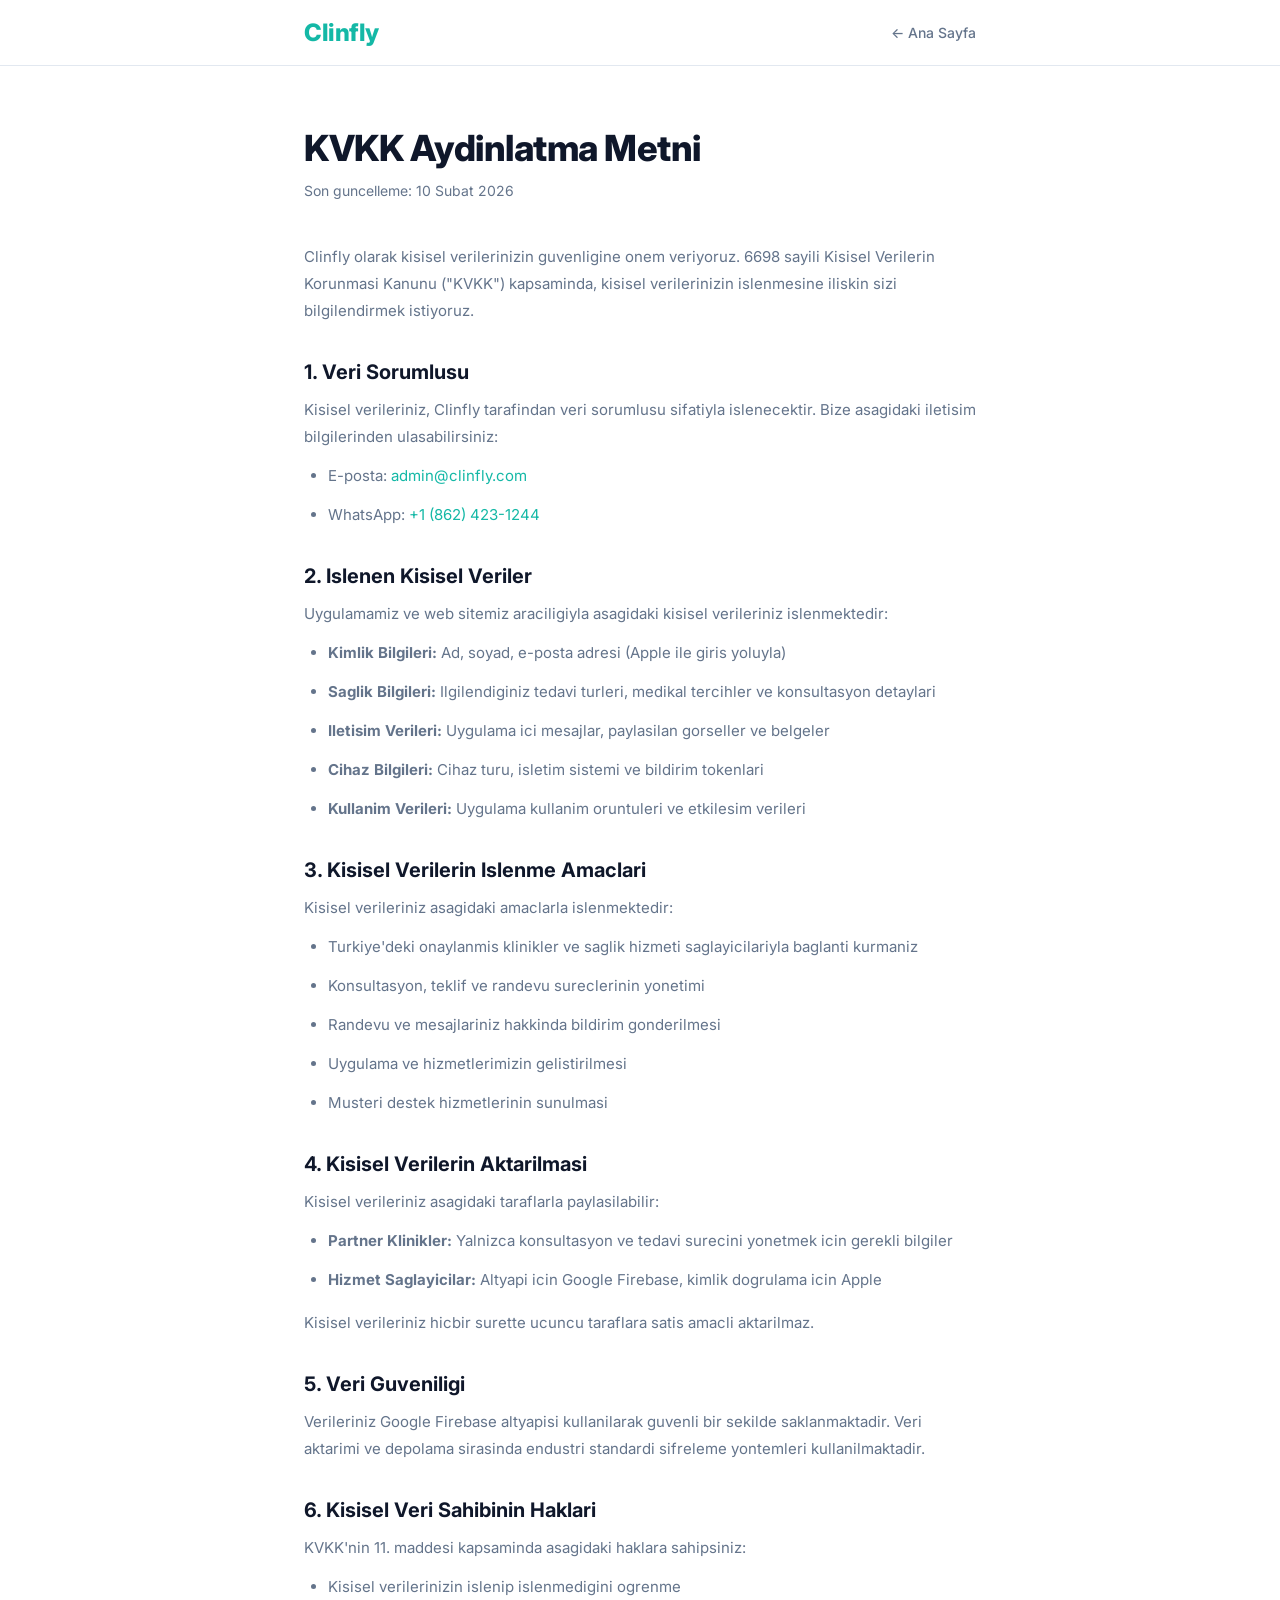
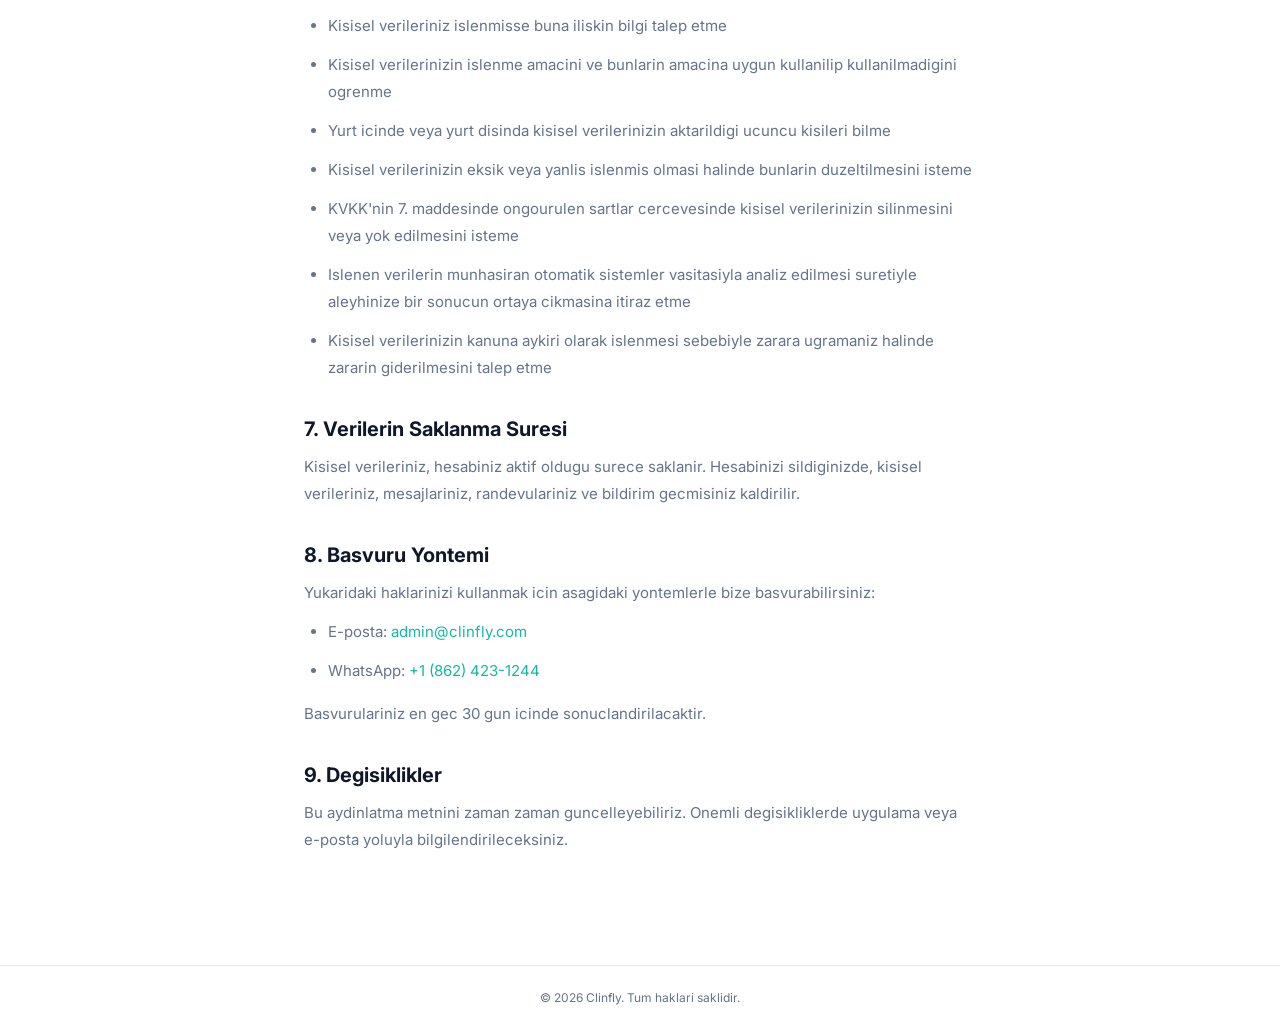
<file: kvkk.html>
<!DOCTYPE html>
<html lang="tr">
<head>
    <meta charset="UTF-8">
    <meta name="viewport" content="width=device-width, initial-scale=1.0">
    <title>KVKK Aydinlatma Metni - Clinfly</title>
    <meta name="description" content="Clinfly KVKK Aydinlatma Metni - Kisisel verilerinizin korunmasi hakkinda bilgilendirme.">
    <link rel="canonical" href="https://clinfly.com/kvkk.html">
    <link rel="icon" href="data:image/svg+xml,<svg xmlns='http://www.w3.org/2000/svg' viewBox='0 0 100 100'><rect rx='20' width='100' height='100' fill='%2314B8A6'/><text x='50' y='68' font-size='55' font-weight='bold' fill='white' text-anchor='middle' font-family='system-ui'>C</text></svg>">
    <link rel="preconnect" href="https://fonts.googleapis.com">
    <link rel="preconnect" href="https://fonts.gstatic.com" crossorigin>
    <link href="https://fonts.googleapis.com/css2?family=Inter:wght@400;500;600;700;800&display=swap" rel="stylesheet">
    <style>
        * { margin: 0; padding: 0; box-sizing: border-box; }
        :root {
            --teal: #14B8A6;
            --teal-dark: #0D9488;
            --dark: #0F172A;
            --gray: #64748B;
            --border: #E2E8F0;
            --white: #FFFFFF;
        }
        body {
            font-family: 'Inter', -apple-system, BlinkMacSystemFont, sans-serif;
            color: var(--dark);
            background: var(--white);
            -webkit-font-smoothing: antialiased;
        }
        a { color: var(--teal); text-decoration: none; }
        a:hover { color: var(--teal-dark); text-decoration: underline; }
        header {
            border-bottom: 1px solid var(--border);
            padding: 18px 0;
        }
        .container { max-width: 720px; margin: 0 auto; padding: 0 24px; }
        .header-inner { display: flex; align-items: center; justify-content: space-between; max-width: 720px; margin: 0 auto; padding: 0 24px; }
        .logo { font-size: 24px; font-weight: 800; color: var(--teal); letter-spacing: -0.5px; text-decoration: none; }
        .back-link { font-size: 14px; font-weight: 500; color: var(--gray); }
        .back-link:hover { color: var(--teal); text-decoration: none; }
        main { padding: 60px 0 100px; }
        h1 { font-size: 36px; font-weight: 800; margin-bottom: 8px; letter-spacing: -0.5px; }
        .last-updated { font-size: 14px; color: var(--gray); margin-bottom: 40px; }
        h2 { font-size: 20px; font-weight: 700; margin: 36px 0 12px; }
        p, li { font-size: 15px; color: var(--gray); line-height: 1.8; margin-bottom: 12px; }
        ul { padding-left: 24px; margin-bottom: 16px; }
        footer { border-top: 1px solid var(--border); padding: 24px 0; text-align: center; font-size: 12px; color: var(--gray); }
    </style>
</head>
<body>
    <header>
        <div class="header-inner">
            <a href="/" class="logo">Clinfly</a>
            <a href="/" class="back-link">&larr; Ana Sayfa</a>
        </div>
    </header>
    <main>
        <div class="container">
            <h1>KVKK Aydinlatma Metni</h1>
            <p class="last-updated">Son guncelleme: 10 Subat 2026</p>

            <p>Clinfly olarak kisisel verilerinizin guvenligine onem veriyoruz. 6698 sayili Kisisel Verilerin Korunmasi Kanunu ("KVKK") kapsaminda, kisisel verilerinizin islenmesine iliskin sizi bilgilendirmek istiyoruz.</p>

            <h2>1. Veri Sorumlusu</h2>
            <p>Kisisel verileriniz, Clinfly tarafindan veri sorumlusu sifatiyla islenecektir. Bize asagidaki iletisim bilgilerinden ulasabilirsiniz:</p>
            <ul>
                <li>E-posta: <a href="mailto:admin@clinfly.com">admin@clinfly.com</a></li>
                <li>WhatsApp: <a href="https://wa.me/18624231244">+1 (862) 423-1244</a></li>
            </ul>

            <h2>2. Islenen Kisisel Veriler</h2>
            <p>Uygulamamiz ve web sitemiz araciligiyla asagidaki kisisel verileriniz islenmektedir:</p>
            <ul>
                <li><strong>Kimlik Bilgileri:</strong> Ad, soyad, e-posta adresi (Apple ile giris yoluyla)</li>
                <li><strong>Saglik Bilgileri:</strong> Ilgilendiginiz tedavi turleri, medikal tercihler ve konsultasyon detaylari</li>
                <li><strong>Iletisim Verileri:</strong> Uygulama ici mesajlar, paylasilan gorseller ve belgeler</li>
                <li><strong>Cihaz Bilgileri:</strong> Cihaz turu, isletim sistemi ve bildirim tokenlari</li>
                <li><strong>Kullanim Verileri:</strong> Uygulama kullanim oruntuleri ve etkilesim verileri</li>
            </ul>

            <h2>3. Kisisel Verilerin Islenme Amaclari</h2>
            <p>Kisisel verileriniz asagidaki amaclarla islenmektedir:</p>
            <ul>
                <li>Turkiye'deki onaylanmis klinikler ve saglik hizmeti saglayicilariyla baglanti kurmaniz</li>
                <li>Konsultasyon, teklif ve randevu sureclerinin yonetimi</li>
                <li>Randevu ve mesajlariniz hakkinda bildirim gonderilmesi</li>
                <li>Uygulama ve hizmetlerimizin gelistirilmesi</li>
                <li>Musteri destek hizmetlerinin sunulmasi</li>
            </ul>

            <h2>4. Kisisel Verilerin Aktarilmasi</h2>
            <p>Kisisel verileriniz asagidaki taraflarla paylasilabilir:</p>
            <ul>
                <li><strong>Partner Klinikler:</strong> Yalnizca konsultasyon ve tedavi surecini yonetmek icin gerekli bilgiler</li>
                <li><strong>Hizmet Saglayicilar:</strong> Altyapi icin Google Firebase, kimlik dogrulama icin Apple</li>
            </ul>
            <p>Kisisel verileriniz hicbir surette ucuncu taraflara satis amacli aktarilmaz.</p>

            <h2>5. Veri Guveniligi</h2>
            <p>Verileriniz Google Firebase altyapisi kullanilarak guvenli bir sekilde saklanmaktadir. Veri aktarimi ve depolama sirasinda endustri standardi sifreleme yontemleri kullanilmaktadir.</p>

            <h2>6. Kisisel Veri Sahibinin Haklari</h2>
            <p>KVKK'nin 11. maddesi kapsaminda asagidaki haklara sahipsiniz:</p>
            <ul>
                <li>Kisisel verilerinizin islenip islenmedigini ogrenme</li>
                <li>Kisisel verileriniz islenmisse buna iliskin bilgi talep etme</li>
                <li>Kisisel verilerinizin islenme amacini ve bunlarin amacina uygun kullanilip kullanilmadigini ogrenme</li>
                <li>Yurt icinde veya yurt disinda kisisel verilerinizin aktarildigi ucuncu kisileri bilme</li>
                <li>Kisisel verilerinizin eksik veya yanlis islenmis olmasi halinde bunlarin duzeltilmesini isteme</li>
                <li>KVKK'nin 7. maddesinde ongourulen sartlar cercevesinde kisisel verilerinizin silinmesini veya yok edilmesini isteme</li>
                <li>Islenen verilerin munhasiran otomatik sistemler vasitasiyla analiz edilmesi suretiyle aleyhinize bir sonucun ortaya cikmasina itiraz etme</li>
                <li>Kisisel verilerinizin kanuna aykiri olarak islenmesi sebebiyle zarara ugramaniz halinde zararin giderilmesini talep etme</li>
            </ul>

            <h2>7. Verilerin Saklanma Suresi</h2>
            <p>Kisisel verileriniz, hesabiniz aktif oldugu surece saklanir. Hesabinizi sildiginizde, kisisel verileriniz, mesajlariniz, randevulariniz ve bildirim gecmisiniz kaldirilir.</p>

            <h2>8. Basvuru Yontemi</h2>
            <p>Yukaridaki haklarinizi kullanmak icin asagidaki yontemlerle bize basvurabilirsiniz:</p>
            <ul>
                <li>E-posta: <a href="mailto:admin@clinfly.com">admin@clinfly.com</a></li>
                <li>WhatsApp: <a href="https://wa.me/18624231244">+1 (862) 423-1244</a></li>
            </ul>
            <p>Basvurulariniz en gec 30 gun icinde sonuclandirilacaktir.</p>

            <h2>9. Degisiklikler</h2>
            <p>Bu aydinlatma metnini zaman zaman guncelleyebiliriz. Onemli degisikliklerde uygulama veya e-posta yoluyla bilgilendirileceksiniz.</p>
        </div>
    </main>
    <footer>
        <div class="container">&copy; 2026 Clinfly. Tum haklari saklidir.</div>
    </footer>
</body>
</html>
</file>
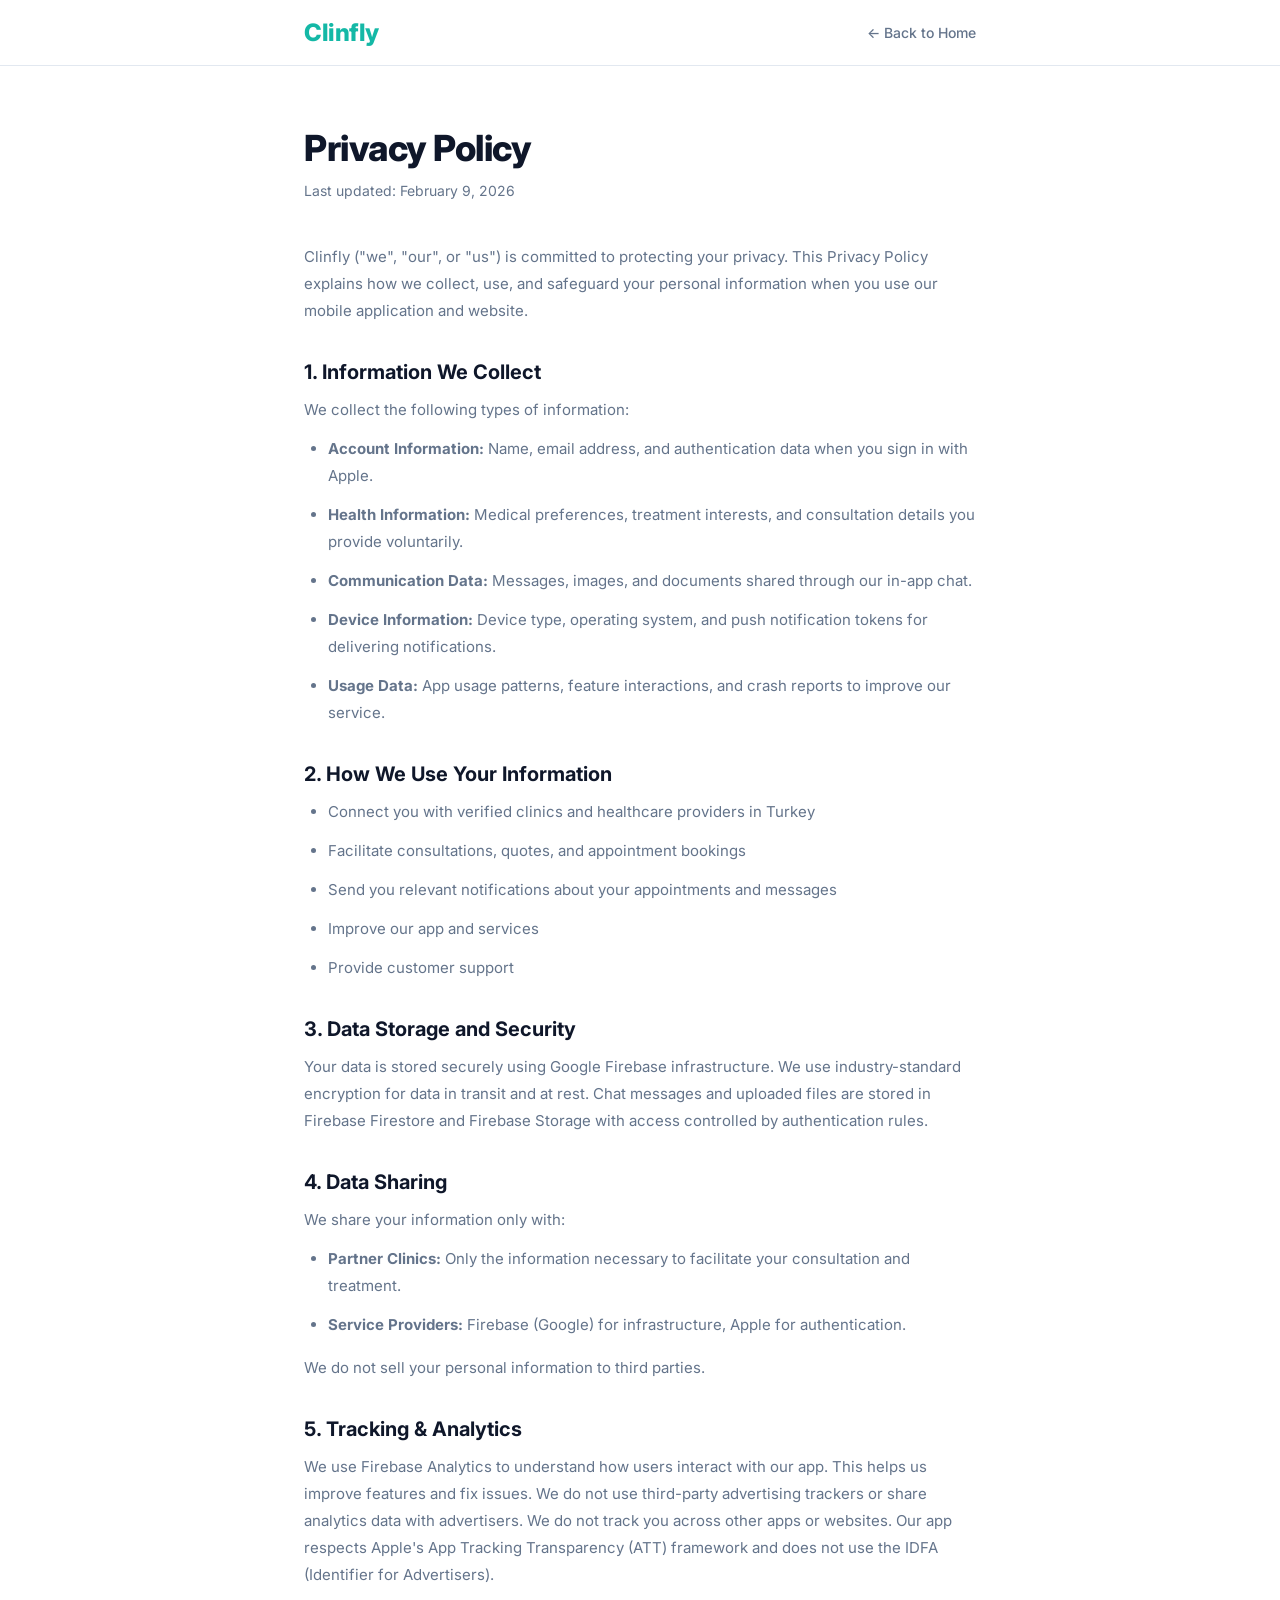
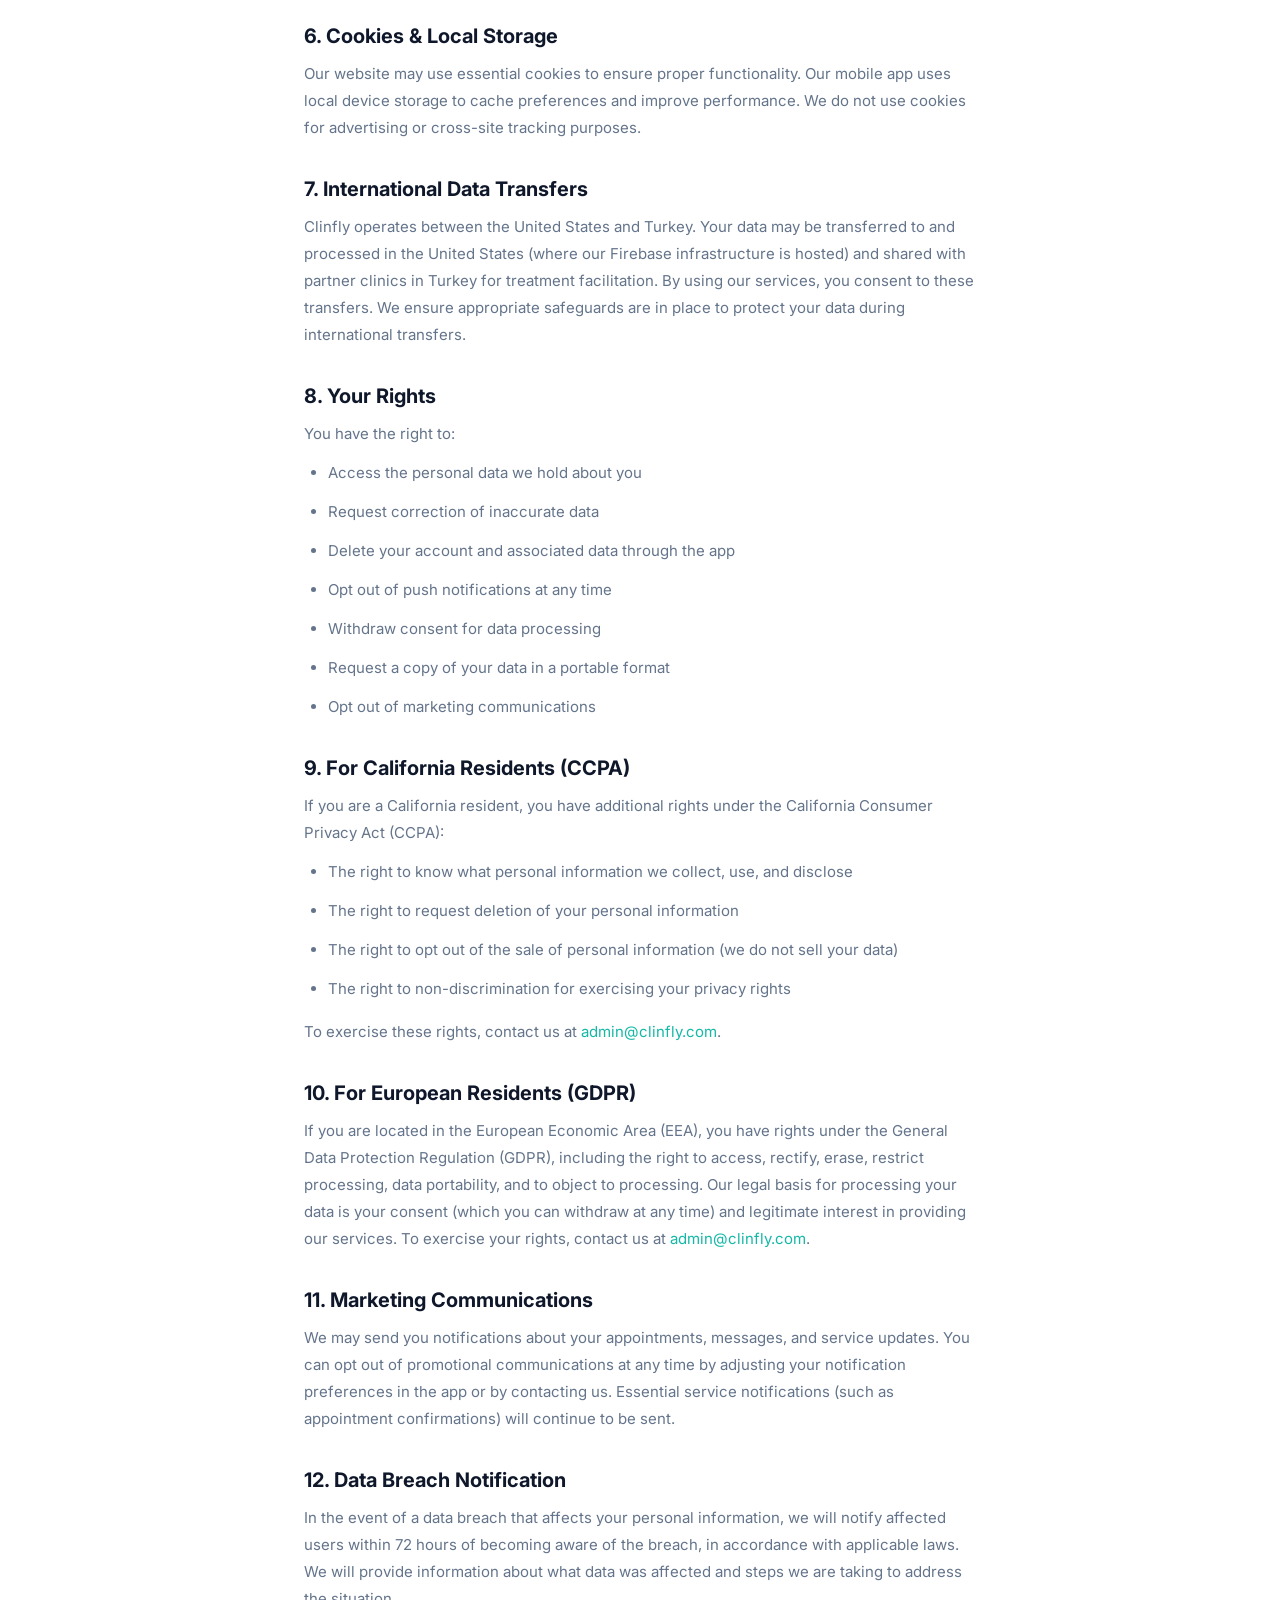
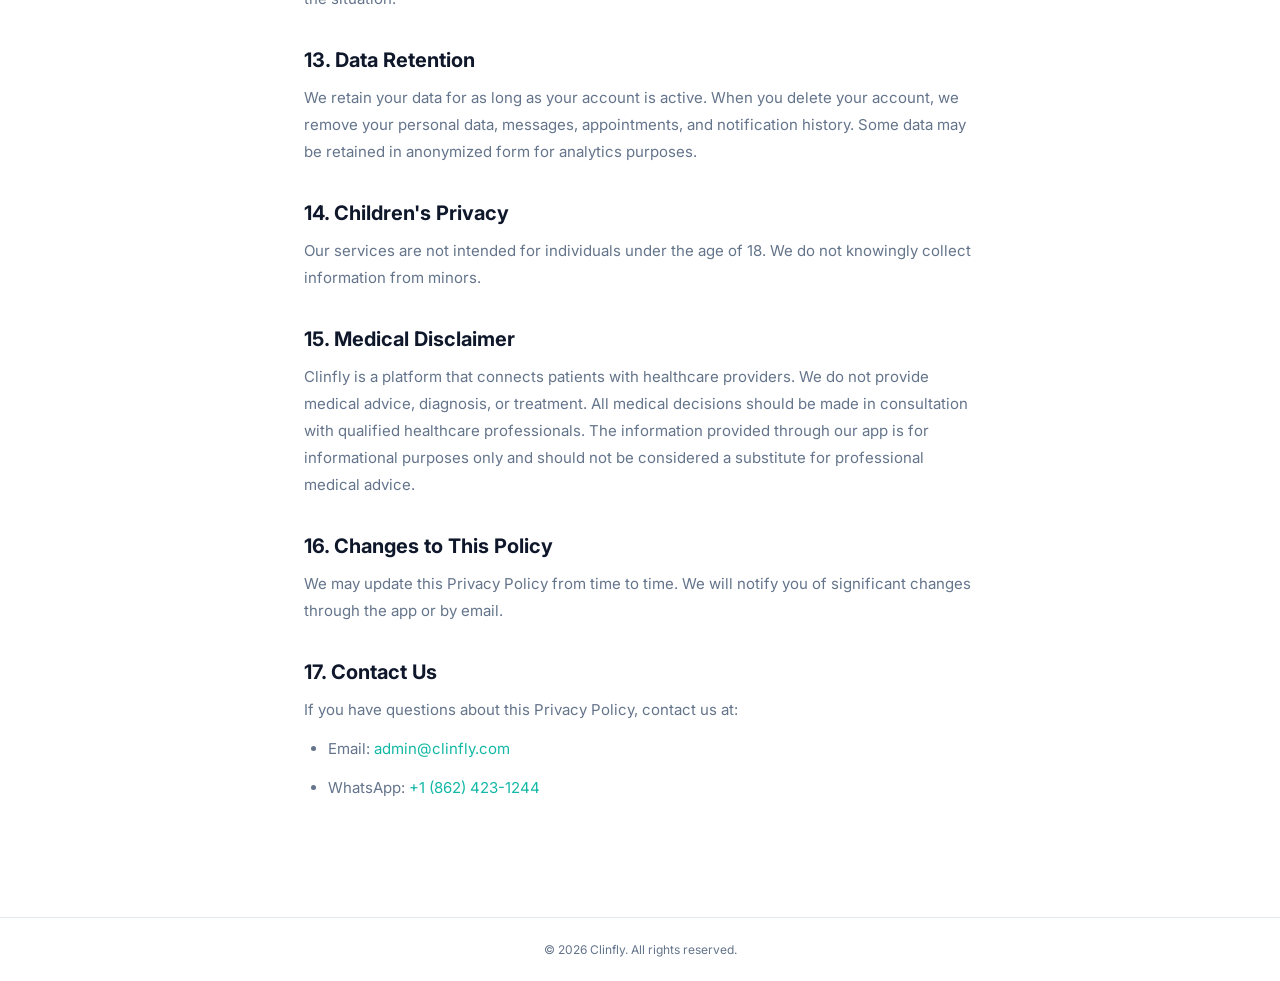
<file: privacy.html>
<!DOCTYPE html>
<html lang="en">
<head>
    <meta charset="UTF-8">
    <meta name="viewport" content="width=device-width, initial-scale=1.0">
    <title>Privacy Policy - Clinfly</title>
    <meta name="description" content="Clinfly Privacy Policy - How we collect, use, and protect your personal information.">
    <link rel="canonical" href="https://clinfly.com/privacy.html">
    <link rel="icon" href="data:image/svg+xml,<svg xmlns='http://www.w3.org/2000/svg' viewBox='0 0 100 100'><rect rx='20' width='100' height='100' fill='%2314B8A6'/><text x='50' y='68' font-size='55' font-weight='bold' fill='white' text-anchor='middle' font-family='system-ui'>C</text></svg>">
    <link rel="preconnect" href="https://fonts.googleapis.com">
    <link rel="preconnect" href="https://fonts.gstatic.com" crossorigin>
    <link href="https://fonts.googleapis.com/css2?family=Inter:wght@400;500;600;700;800&display=swap" rel="stylesheet">
    <style>
        * { margin: 0; padding: 0; box-sizing: border-box; }
        :root {
            --teal: #14B8A6;
            --teal-dark: #0D9488;
            --dark: #0F172A;
            --gray: #64748B;
            --border: #E2E8F0;
            --white: #FFFFFF;
        }
        body {
            font-family: 'Inter', -apple-system, BlinkMacSystemFont, sans-serif;
            color: var(--dark);
            background: var(--white);
            -webkit-font-smoothing: antialiased;
        }
        a { color: var(--teal); text-decoration: none; }
        a:hover { color: var(--teal-dark); text-decoration: underline; }
        header {
            border-bottom: 1px solid var(--border);
            padding: 18px 0;
        }
        .container { max-width: 720px; margin: 0 auto; padding: 0 24px; }
        .header-inner { display: flex; align-items: center; justify-content: space-between; max-width: 720px; margin: 0 auto; padding: 0 24px; }
        .logo { font-size: 24px; font-weight: 800; color: var(--teal); letter-spacing: -0.5px; text-decoration: none; }
        .back-link { font-size: 14px; font-weight: 500; color: var(--gray); }
        .back-link:hover { color: var(--teal); text-decoration: none; }
        main { padding: 60px 0 100px; }
        h1 { font-size: 36px; font-weight: 800; margin-bottom: 8px; letter-spacing: -0.5px; }
        .last-updated { font-size: 14px; color: var(--gray); margin-bottom: 40px; }
        h2 { font-size: 20px; font-weight: 700; margin: 36px 0 12px; }
        p, li { font-size: 15px; color: var(--gray); line-height: 1.8; margin-bottom: 12px; }
        ul { padding-left: 24px; margin-bottom: 16px; }
        footer { border-top: 1px solid var(--border); padding: 24px 0; text-align: center; font-size: 12px; color: var(--gray); }
    </style>
</head>
<body>
    <header>
        <div class="header-inner">
            <a href="/" class="logo">Clinfly</a>
            <a href="/" class="back-link">&larr; Back to Home</a>
        </div>
    </header>
    <main>
        <div class="container">
            <h1>Privacy Policy</h1>
            <p class="last-updated">Last updated: February 9, 2026</p>

            <p>Clinfly ("we", "our", or "us") is committed to protecting your privacy. This Privacy Policy explains how we collect, use, and safeguard your personal information when you use our mobile application and website.</p>

            <h2>1. Information We Collect</h2>
            <p>We collect the following types of information:</p>
            <ul>
                <li><strong>Account Information:</strong> Name, email address, and authentication data when you sign in with Apple.</li>
                <li><strong>Health Information:</strong> Medical preferences, treatment interests, and consultation details you provide voluntarily.</li>
                <li><strong>Communication Data:</strong> Messages, images, and documents shared through our in-app chat.</li>
                <li><strong>Device Information:</strong> Device type, operating system, and push notification tokens for delivering notifications.</li>
                <li><strong>Usage Data:</strong> App usage patterns, feature interactions, and crash reports to improve our service.</li>
            </ul>

            <h2>2. How We Use Your Information</h2>
            <ul>
                <li>Connect you with verified clinics and healthcare providers in Turkey</li>
                <li>Facilitate consultations, quotes, and appointment bookings</li>
                <li>Send you relevant notifications about your appointments and messages</li>
                <li>Improve our app and services</li>
                <li>Provide customer support</li>
            </ul>

            <h2>3. Data Storage and Security</h2>
            <p>Your data is stored securely using Google Firebase infrastructure. We use industry-standard encryption for data in transit and at rest. Chat messages and uploaded files are stored in Firebase Firestore and Firebase Storage with access controlled by authentication rules.</p>

            <h2>4. Data Sharing</h2>
            <p>We share your information only with:</p>
            <ul>
                <li><strong>Partner Clinics:</strong> Only the information necessary to facilitate your consultation and treatment.</li>
                <li><strong>Service Providers:</strong> Firebase (Google) for infrastructure, Apple for authentication.</li>
            </ul>
            <p>We do not sell your personal information to third parties.</p>

            <h2>5. Tracking & Analytics</h2>
            <p>We use Firebase Analytics to understand how users interact with our app. This helps us improve features and fix issues. We do not use third-party advertising trackers or share analytics data with advertisers. We do not track you across other apps or websites. Our app respects Apple's App Tracking Transparency (ATT) framework and does not use the IDFA (Identifier for Advertisers).</p>

            <h2>6. Cookies & Local Storage</h2>
            <p>Our website may use essential cookies to ensure proper functionality. Our mobile app uses local device storage to cache preferences and improve performance. We do not use cookies for advertising or cross-site tracking purposes.</p>

            <h2>7. International Data Transfers</h2>
            <p>Clinfly operates between the United States and Turkey. Your data may be transferred to and processed in the United States (where our Firebase infrastructure is hosted) and shared with partner clinics in Turkey for treatment facilitation. By using our services, you consent to these transfers. We ensure appropriate safeguards are in place to protect your data during international transfers.</p>

            <h2>8. Your Rights</h2>
            <p>You have the right to:</p>
            <ul>
                <li>Access the personal data we hold about you</li>
                <li>Request correction of inaccurate data</li>
                <li>Delete your account and associated data through the app</li>
                <li>Opt out of push notifications at any time</li>
                <li>Withdraw consent for data processing</li>
                <li>Request a copy of your data in a portable format</li>
                <li>Opt out of marketing communications</li>
            </ul>

            <h2>9. For California Residents (CCPA)</h2>
            <p>If you are a California resident, you have additional rights under the California Consumer Privacy Act (CCPA):</p>
            <ul>
                <li>The right to know what personal information we collect, use, and disclose</li>
                <li>The right to request deletion of your personal information</li>
                <li>The right to opt out of the sale of personal information (we do not sell your data)</li>
                <li>The right to non-discrimination for exercising your privacy rights</li>
            </ul>
            <p>To exercise these rights, contact us at <a href="mailto:admin@clinfly.com">admin@clinfly.com</a>.</p>

            <h2>10. For European Residents (GDPR)</h2>
            <p>If you are located in the European Economic Area (EEA), you have rights under the General Data Protection Regulation (GDPR), including the right to access, rectify, erase, restrict processing, data portability, and to object to processing. Our legal basis for processing your data is your consent (which you can withdraw at any time) and legitimate interest in providing our services. To exercise your rights, contact us at <a href="mailto:admin@clinfly.com">admin@clinfly.com</a>.</p>

            <h2>11. Marketing Communications</h2>
            <p>We may send you notifications about your appointments, messages, and service updates. You can opt out of promotional communications at any time by adjusting your notification preferences in the app or by contacting us. Essential service notifications (such as appointment confirmations) will continue to be sent.</p>

            <h2>12. Data Breach Notification</h2>
            <p>In the event of a data breach that affects your personal information, we will notify affected users within 72 hours of becoming aware of the breach, in accordance with applicable laws. We will provide information about what data was affected and steps we are taking to address the situation.</p>

            <h2>13. Data Retention</h2>
            <p>We retain your data for as long as your account is active. When you delete your account, we remove your personal data, messages, appointments, and notification history. Some data may be retained in anonymized form for analytics purposes.</p>

            <h2>14. Children's Privacy</h2>
            <p>Our services are not intended for individuals under the age of 18. We do not knowingly collect information from minors.</p>

            <h2>15. Medical Disclaimer</h2>
            <p>Clinfly is a platform that connects patients with healthcare providers. We do not provide medical advice, diagnosis, or treatment. All medical decisions should be made in consultation with qualified healthcare professionals. The information provided through our app is for informational purposes only and should not be considered a substitute for professional medical advice.</p>

            <h2>16. Changes to This Policy</h2>
            <p>We may update this Privacy Policy from time to time. We will notify you of significant changes through the app or by email.</p>

            <h2>17. Contact Us</h2>
            <p>If you have questions about this Privacy Policy, contact us at:</p>
            <ul>
                <li>Email: <a href="mailto:admin@clinfly.com">admin@clinfly.com</a></li>
                <li>WhatsApp: <a href="https://wa.me/18624231244">+1 (862) 423-1244</a></li>
            </ul>
        </div>
    </main>
    <footer>
        <div class="container">&copy; 2026 Clinfly. All rights reserved.</div>
    </footer>
</body>
</html>
</file>
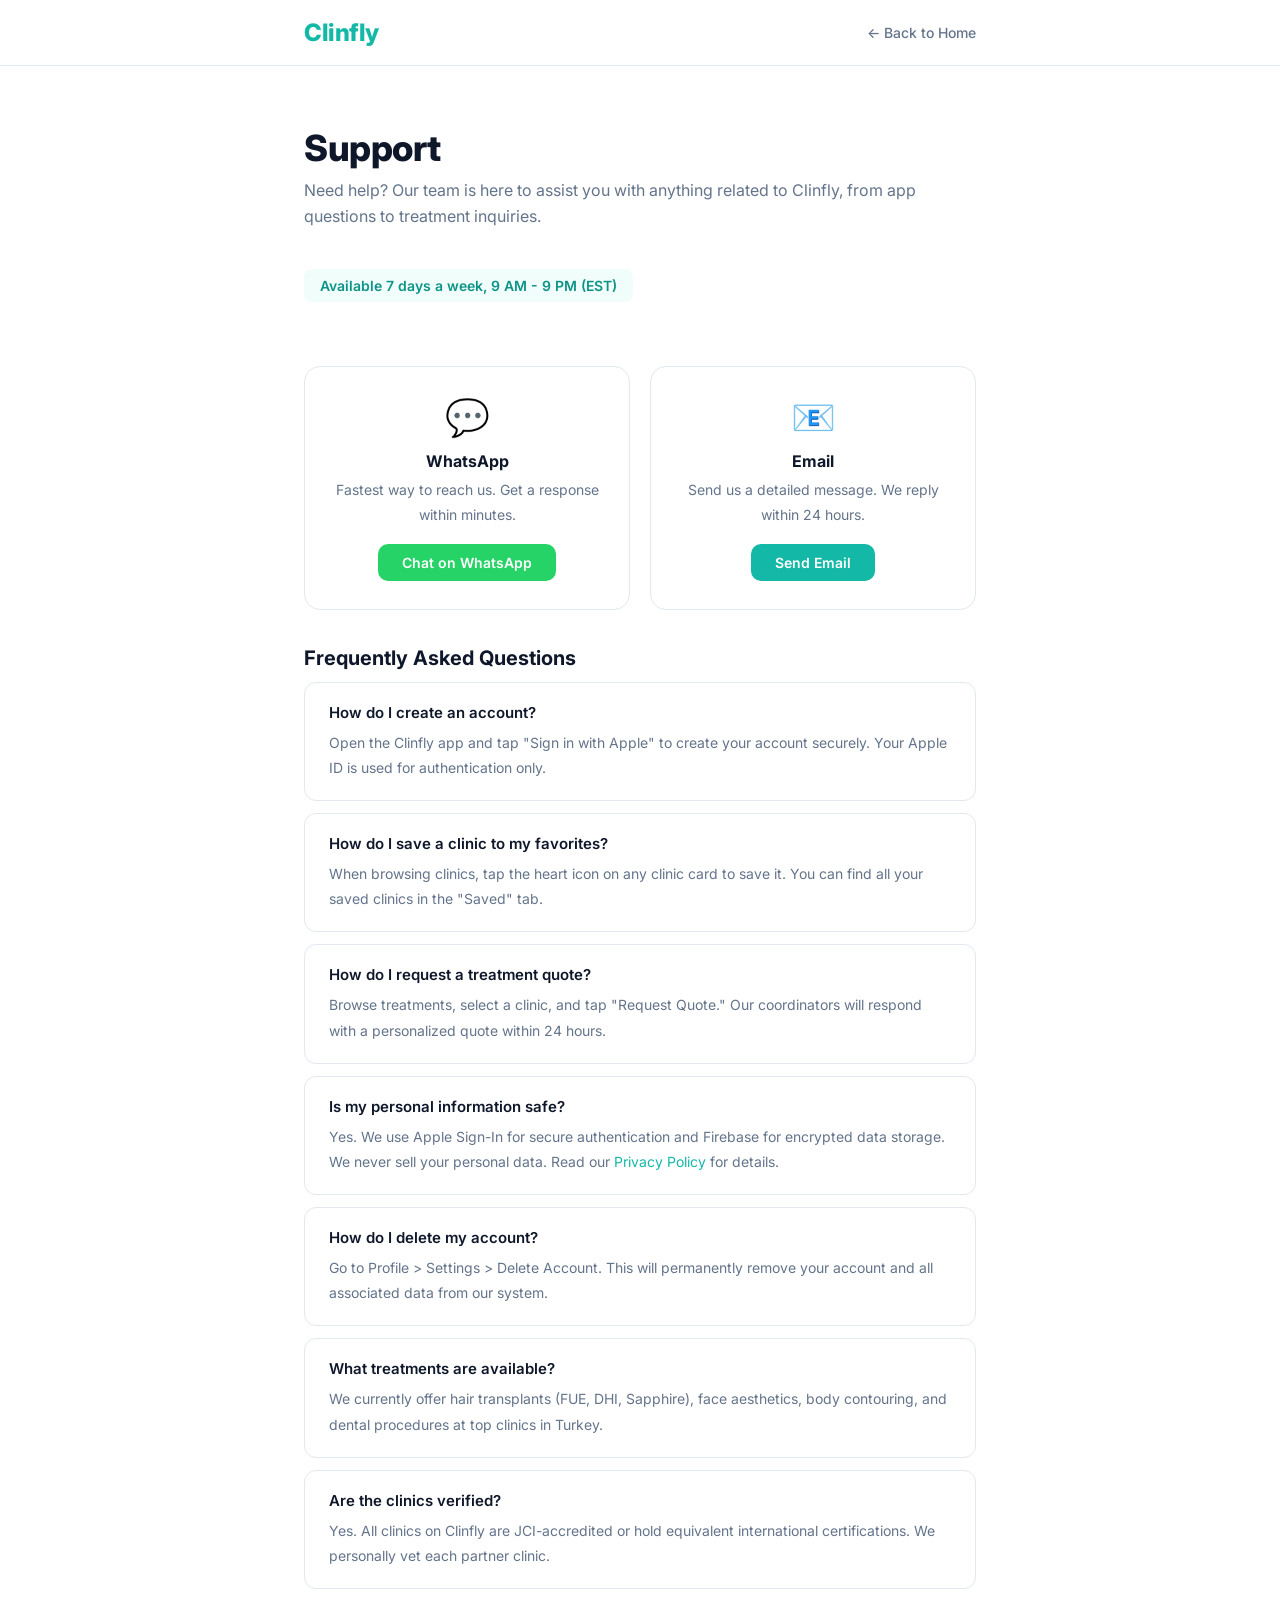
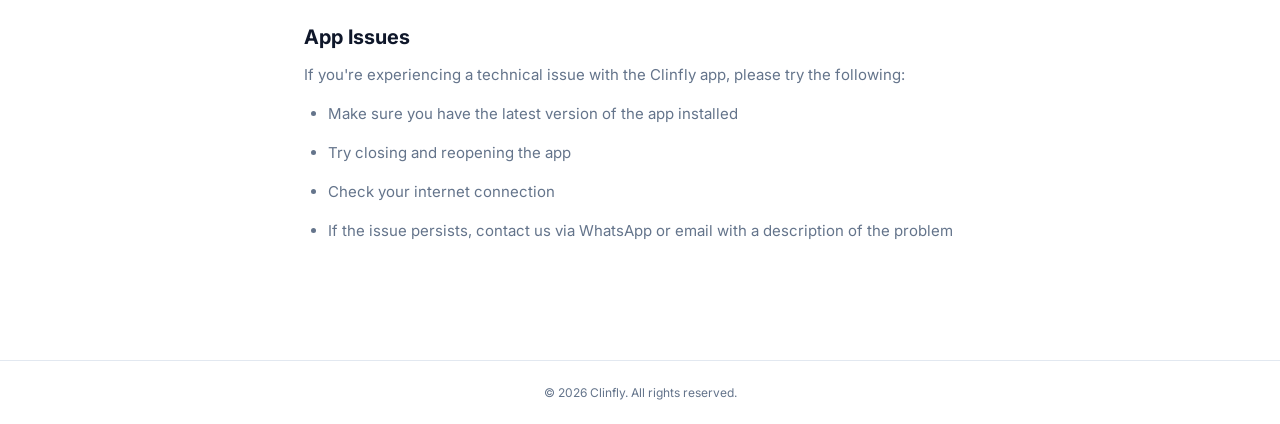
<file: support.html>
<!DOCTYPE html>
<html lang="en">
<head>
    <meta charset="UTF-8">
    <meta name="viewport" content="width=device-width, initial-scale=1.0">
    <title>Support - Clinfly</title>
    <meta name="description" content="Get help with Clinfly. Contact our support team via email or WhatsApp.">
    <link rel="canonical" href="https://clinfly.com/support.html">
    <link rel="icon" href="data:image/svg+xml,<svg xmlns='http://www.w3.org/2000/svg' viewBox='0 0 100 100'><rect rx='20' width='100' height='100' fill='%2314B8A6'/><text x='50' y='68' font-size='55' font-weight='bold' fill='white' text-anchor='middle' font-family='system-ui'>C</text></svg>">
    <link rel="preconnect" href="https://fonts.googleapis.com">
    <link rel="preconnect" href="https://fonts.gstatic.com" crossorigin>
    <link href="https://fonts.googleapis.com/css2?family=Inter:wght@400;500;600;700;800&display=swap" rel="stylesheet">
    <style>
        * { margin: 0; padding: 0; box-sizing: border-box; }
        :root {
            --teal: #14B8A6;
            --teal-dark: #0D9488;
            --dark: #0F172A;
            --gray: #64748B;
            --border: #E2E8F0;
            --white: #FFFFFF;
            --teal-light: #F0FDFA;
        }
        body {
            font-family: 'Inter', -apple-system, BlinkMacSystemFont, sans-serif;
            color: var(--dark);
            background: var(--white);
            -webkit-font-smoothing: antialiased;
        }
        a { color: var(--teal); text-decoration: none; }
        a:hover { color: var(--teal-dark); text-decoration: underline; }
        header {
            border-bottom: 1px solid var(--border);
            padding: 18px 0;
        }
        .container { max-width: 720px; margin: 0 auto; padding: 0 24px; }
        .header-inner { display: flex; align-items: center; justify-content: space-between; max-width: 720px; margin: 0 auto; padding: 0 24px; }
        .logo { font-size: 24px; font-weight: 800; color: var(--teal); letter-spacing: -0.5px; text-decoration: none; }
        .back-link { font-size: 14px; font-weight: 500; color: var(--gray); }
        .back-link:hover { color: var(--teal); text-decoration: none; }
        main { padding: 60px 0 100px; }
        h1 { font-size: 36px; font-weight: 800; margin-bottom: 8px; letter-spacing: -0.5px; }
        .subtitle { font-size: 16px; color: var(--gray); margin-bottom: 40px; line-height: 1.6; }
        h2 { font-size: 20px; font-weight: 700; margin: 36px 0 12px; }
        p, li { font-size: 15px; color: var(--gray); line-height: 1.8; margin-bottom: 12px; }
        ul { padding-left: 24px; margin-bottom: 16px; }

        .contact-cards {
            display: grid;
            grid-template-columns: 1fr 1fr;
            gap: 20px;
            margin: 32px 0;
        }
        @media (max-width: 560px) {
            .contact-cards { grid-template-columns: 1fr; }
        }
        .contact-card {
            border: 1px solid var(--border);
            border-radius: 16px;
            padding: 28px 24px;
            text-align: center;
            transition: border-color 0.2s, box-shadow 0.2s;
        }
        .contact-card:hover {
            border-color: var(--teal);
            box-shadow: 0 4px 20px rgba(20, 184, 166, 0.1);
        }
        .contact-card .icon {
            font-size: 36px;
            margin-bottom: 12px;
        }
        .contact-card h3 {
            font-size: 16px;
            font-weight: 700;
            margin-bottom: 6px;
        }
        .contact-card p {
            font-size: 14px;
            margin-bottom: 16px;
        }
        .contact-card .btn {
            display: inline-block;
            padding: 10px 24px;
            border-radius: 10px;
            font-size: 14px;
            font-weight: 600;
            color: white;
            background: var(--teal);
            text-decoration: none;
            transition: background 0.2s;
        }
        .contact-card .btn:hover {
            background: var(--teal-dark);
            text-decoration: none;
        }
        .contact-card .btn.whatsapp {
            background: #25D366;
        }
        .contact-card .btn.whatsapp:hover {
            background: #1DA851;
        }

        .faq-item {
            border: 1px solid var(--border);
            border-radius: 12px;
            padding: 20px 24px;
            margin-bottom: 12px;
        }
        .faq-item h3 {
            font-size: 15px;
            font-weight: 600;
            color: var(--dark);
            margin-bottom: 8px;
        }
        .faq-item p {
            font-size: 14px;
            margin-bottom: 0;
        }

        .hours-badge {
            display: inline-block;
            background: var(--teal-light);
            color: var(--teal-dark);
            padding: 8px 16px;
            border-radius: 8px;
            font-size: 14px;
            font-weight: 600;
            margin-bottom: 32px;
        }

        footer { border-top: 1px solid var(--border); padding: 24px 0; text-align: center; font-size: 12px; color: var(--gray); }
    </style>
</head>
<body>
    <header>
        <div class="header-inner">
            <a href="/" class="logo">Clinfly</a>
            <a href="/" class="back-link">&larr; Back to Home</a>
        </div>
    </header>
    <main>
        <div class="container">
            <h1>Support</h1>
            <p class="subtitle">Need help? Our team is here to assist you with anything related to Clinfly, from app questions to treatment inquiries.</p>

            <div class="hours-badge">Available 7 days a week, 9 AM - 9 PM (EST)</div>

            <div class="contact-cards">
                <div class="contact-card">
                    <div class="icon">💬</div>
                    <h3>WhatsApp</h3>
                    <p>Fastest way to reach us. Get a response within minutes.</p>
                    <a href="https://wa.me/18624231244?text=Hello!%20I%20need%20help%20with%20the%20Clinfly%20app." class="btn whatsapp">Chat on WhatsApp</a>
                </div>
                <div class="contact-card">
                    <div class="icon">📧</div>
                    <h3>Email</h3>
                    <p>Send us a detailed message. We reply within 24 hours.</p>
                    <a href="mailto:admin@clinfly.com" class="btn">Send Email</a>
                </div>
            </div>

            <h2>Frequently Asked Questions</h2>

            <div class="faq-item">
                <h3>How do I create an account?</h3>
                <p>Open the Clinfly app and tap "Sign in with Apple" to create your account securely. Your Apple ID is used for authentication only.</p>
            </div>

            <div class="faq-item">
                <h3>How do I save a clinic to my favorites?</h3>
                <p>When browsing clinics, tap the heart icon on any clinic card to save it. You can find all your saved clinics in the "Saved" tab.</p>
            </div>

            <div class="faq-item">
                <h3>How do I request a treatment quote?</h3>
                <p>Browse treatments, select a clinic, and tap "Request Quote." Our coordinators will respond with a personalized quote within 24 hours.</p>
            </div>

            <div class="faq-item">
                <h3>Is my personal information safe?</h3>
                <p>Yes. We use Apple Sign-In for secure authentication and Firebase for encrypted data storage. We never sell your personal data. Read our <a href="/privacy.html">Privacy Policy</a> for details.</p>
            </div>

            <div class="faq-item">
                <h3>How do I delete my account?</h3>
                <p>Go to Profile > Settings > Delete Account. This will permanently remove your account and all associated data from our system.</p>
            </div>

            <div class="faq-item">
                <h3>What treatments are available?</h3>
                <p>We currently offer hair transplants (FUE, DHI, Sapphire), face aesthetics, body contouring, and dental procedures at top clinics in Turkey.</p>
            </div>

            <div class="faq-item">
                <h3>Are the clinics verified?</h3>
                <p>Yes. All clinics on Clinfly are JCI-accredited or hold equivalent international certifications. We personally vet each partner clinic.</p>
            </div>

            <h2>App Issues</h2>
            <p>If you're experiencing a technical issue with the Clinfly app, please try the following:</p>
            <ul>
                <li>Make sure you have the latest version of the app installed</li>
                <li>Try closing and reopening the app</li>
                <li>Check your internet connection</li>
                <li>If the issue persists, contact us via WhatsApp or email with a description of the problem</li>
            </ul>
        </div>
    </main>
    <footer>
        <div class="container">&copy; 2026 Clinfly. All rights reserved.</div>
    </footer>
</body>
</html>
</file>
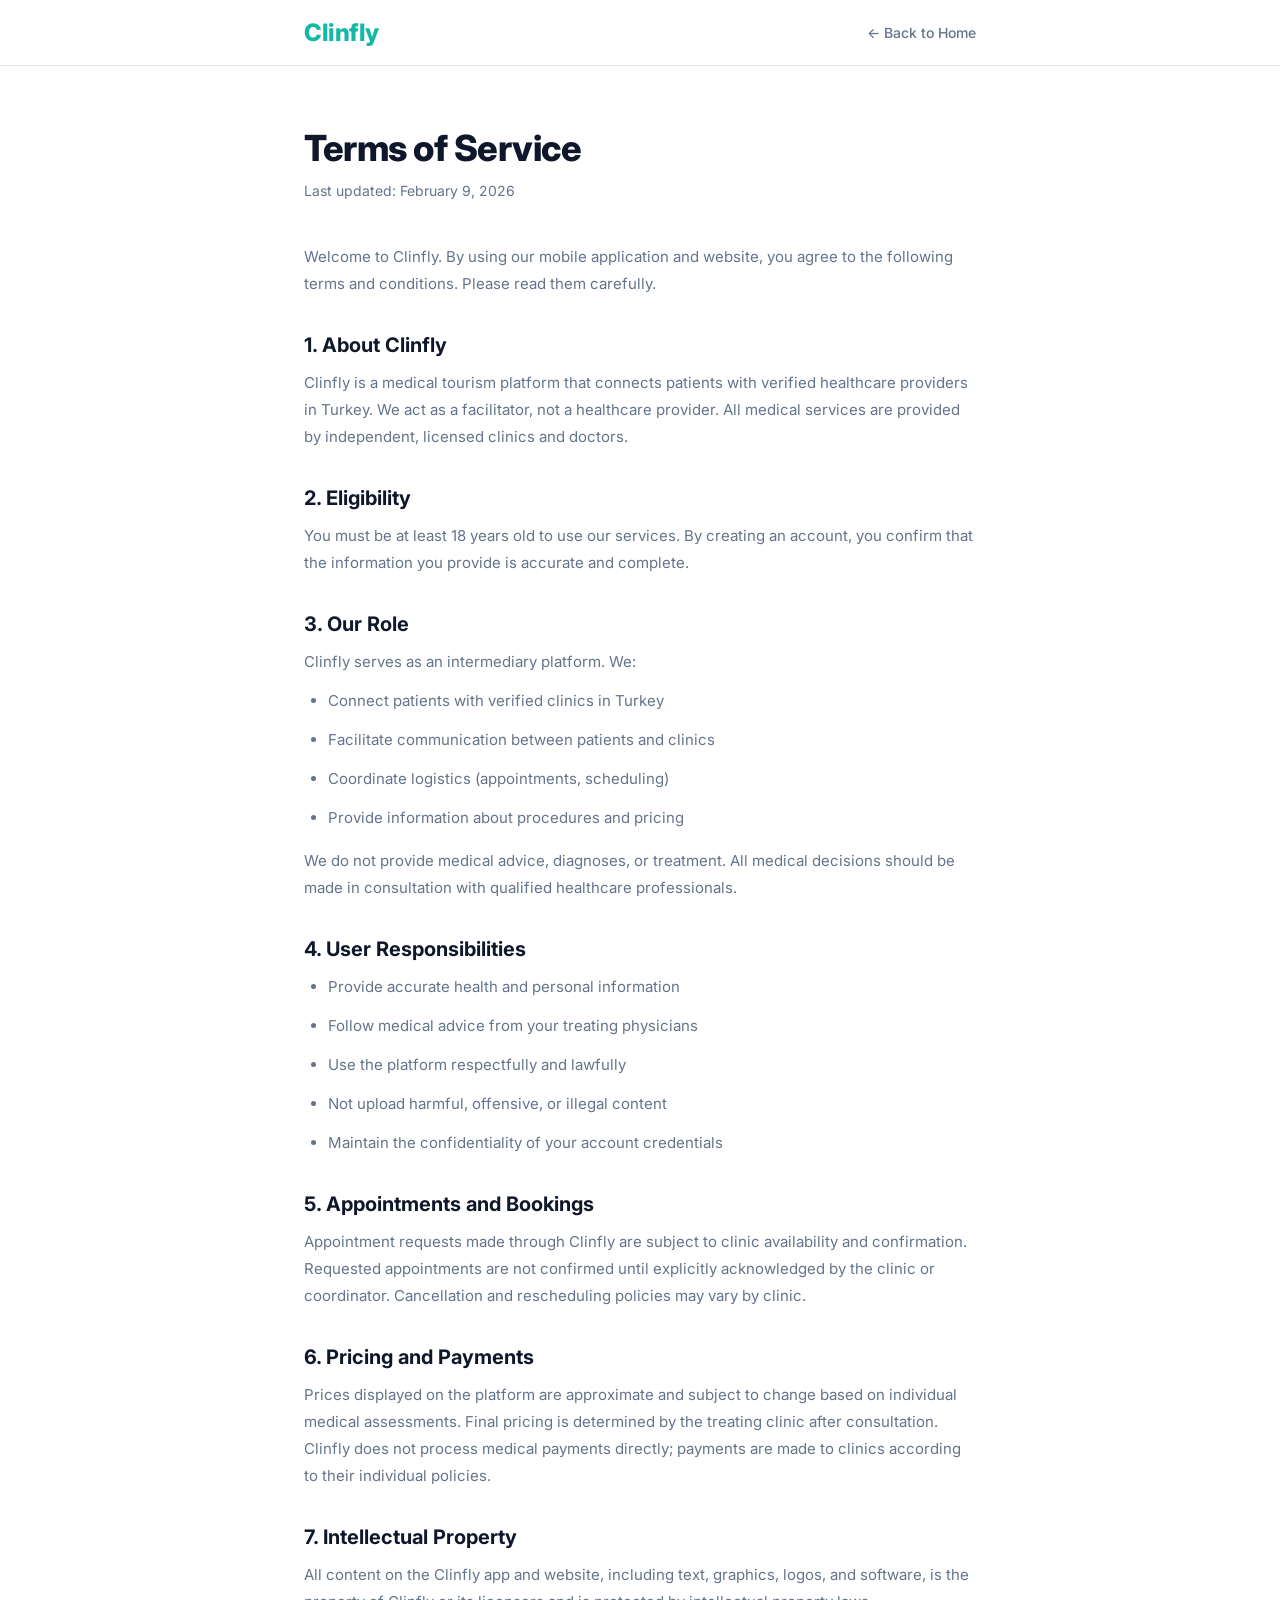
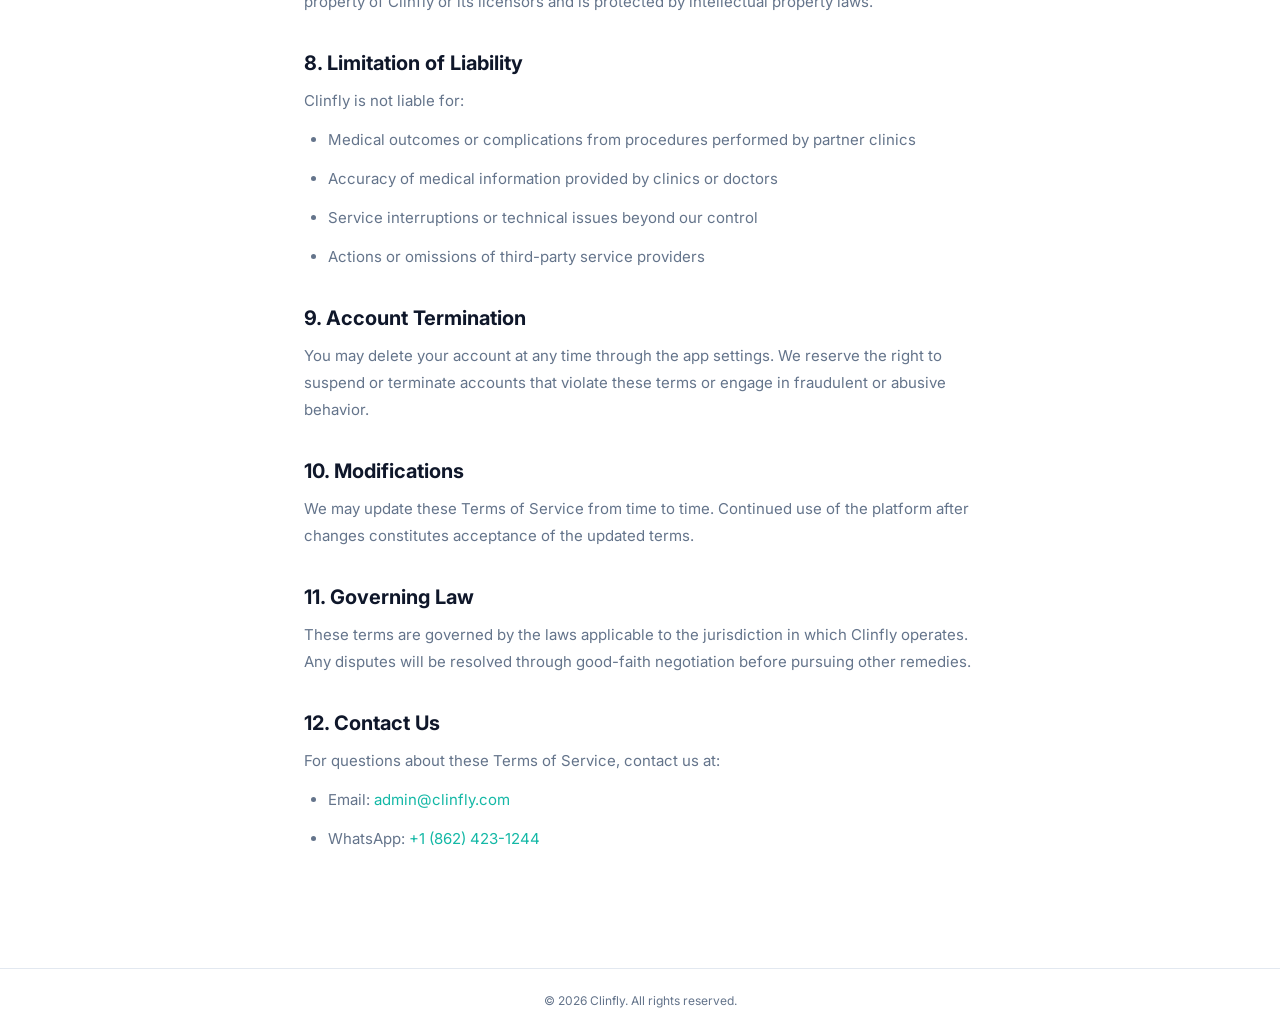
<file: terms.html>
<!DOCTYPE html>
<html lang="en">
<head>
    <meta charset="UTF-8">
    <meta name="viewport" content="width=device-width, initial-scale=1.0">
    <title>Terms of Service - Clinfly</title>
    <meta name="description" content="Clinfly Terms of Service - Rules and guidelines for using our platform.">
    <link rel="canonical" href="https://clinfly.com/terms.html">
    <link rel="icon" href="data:image/svg+xml,<svg xmlns='http://www.w3.org/2000/svg' viewBox='0 0 100 100'><rect rx='20' width='100' height='100' fill='%2314B8A6'/><text x='50' y='68' font-size='55' font-weight='bold' fill='white' text-anchor='middle' font-family='system-ui'>C</text></svg>">
    <link rel="preconnect" href="https://fonts.googleapis.com">
    <link rel="preconnect" href="https://fonts.gstatic.com" crossorigin>
    <link href="https://fonts.googleapis.com/css2?family=Inter:wght@400;500;600;700;800&display=swap" rel="stylesheet">
    <style>
        * { margin: 0; padding: 0; box-sizing: border-box; }
        :root {
            --teal: #14B8A6;
            --teal-dark: #0D9488;
            --dark: #0F172A;
            --gray: #64748B;
            --border: #E2E8F0;
            --white: #FFFFFF;
        }
        body {
            font-family: 'Inter', -apple-system, BlinkMacSystemFont, sans-serif;
            color: var(--dark);
            background: var(--white);
            -webkit-font-smoothing: antialiased;
        }
        a { color: var(--teal); text-decoration: none; }
        a:hover { color: var(--teal-dark); text-decoration: underline; }
        header {
            border-bottom: 1px solid var(--border);
            padding: 18px 0;
        }
        .container { max-width: 720px; margin: 0 auto; padding: 0 24px; }
        .header-inner { display: flex; align-items: center; justify-content: space-between; max-width: 720px; margin: 0 auto; padding: 0 24px; }
        .logo { font-size: 24px; font-weight: 800; color: var(--teal); letter-spacing: -0.5px; text-decoration: none; }
        .back-link { font-size: 14px; font-weight: 500; color: var(--gray); }
        .back-link:hover { color: var(--teal); text-decoration: none; }
        main { padding: 60px 0 100px; }
        h1 { font-size: 36px; font-weight: 800; margin-bottom: 8px; letter-spacing: -0.5px; }
        .last-updated { font-size: 14px; color: var(--gray); margin-bottom: 40px; }
        h2 { font-size: 20px; font-weight: 700; margin: 36px 0 12px; }
        p, li { font-size: 15px; color: var(--gray); line-height: 1.8; margin-bottom: 12px; }
        ul { padding-left: 24px; margin-bottom: 16px; }
        footer { border-top: 1px solid var(--border); padding: 24px 0; text-align: center; font-size: 12px; color: var(--gray); }
    </style>
</head>
<body>
    <header>
        <div class="header-inner">
            <a href="/" class="logo">Clinfly</a>
            <a href="/" class="back-link">&larr; Back to Home</a>
        </div>
    </header>
    <main>
        <div class="container">
            <h1>Terms of Service</h1>
            <p class="last-updated">Last updated: February 9, 2026</p>

            <p>Welcome to Clinfly. By using our mobile application and website, you agree to the following terms and conditions. Please read them carefully.</p>

            <h2>1. About Clinfly</h2>
            <p>Clinfly is a medical tourism platform that connects patients with verified healthcare providers in Turkey. We act as a facilitator, not a healthcare provider. All medical services are provided by independent, licensed clinics and doctors.</p>

            <h2>2. Eligibility</h2>
            <p>You must be at least 18 years old to use our services. By creating an account, you confirm that the information you provide is accurate and complete.</p>

            <h2>3. Our Role</h2>
            <p>Clinfly serves as an intermediary platform. We:</p>
            <ul>
                <li>Connect patients with verified clinics in Turkey</li>
                <li>Facilitate communication between patients and clinics</li>
                <li>Coordinate logistics (appointments, scheduling)</li>
                <li>Provide information about procedures and pricing</li>
            </ul>
            <p>We do not provide medical advice, diagnoses, or treatment. All medical decisions should be made in consultation with qualified healthcare professionals.</p>

            <h2>4. User Responsibilities</h2>
            <ul>
                <li>Provide accurate health and personal information</li>
                <li>Follow medical advice from your treating physicians</li>
                <li>Use the platform respectfully and lawfully</li>
                <li>Not upload harmful, offensive, or illegal content</li>
                <li>Maintain the confidentiality of your account credentials</li>
            </ul>

            <h2>5. Appointments and Bookings</h2>
            <p>Appointment requests made through Clinfly are subject to clinic availability and confirmation. Requested appointments are not confirmed until explicitly acknowledged by the clinic or coordinator. Cancellation and rescheduling policies may vary by clinic.</p>

            <h2>6. Pricing and Payments</h2>
            <p>Prices displayed on the platform are approximate and subject to change based on individual medical assessments. Final pricing is determined by the treating clinic after consultation. Clinfly does not process medical payments directly; payments are made to clinics according to their individual policies.</p>

            <h2>7. Intellectual Property</h2>
            <p>All content on the Clinfly app and website, including text, graphics, logos, and software, is the property of Clinfly or its licensors and is protected by intellectual property laws.</p>

            <h2>8. Limitation of Liability</h2>
            <p>Clinfly is not liable for:</p>
            <ul>
                <li>Medical outcomes or complications from procedures performed by partner clinics</li>
                <li>Accuracy of medical information provided by clinics or doctors</li>
                <li>Service interruptions or technical issues beyond our control</li>
                <li>Actions or omissions of third-party service providers</li>
            </ul>

            <h2>9. Account Termination</h2>
            <p>You may delete your account at any time through the app settings. We reserve the right to suspend or terminate accounts that violate these terms or engage in fraudulent or abusive behavior.</p>

            <h2>10. Modifications</h2>
            <p>We may update these Terms of Service from time to time. Continued use of the platform after changes constitutes acceptance of the updated terms.</p>

            <h2>11. Governing Law</h2>
            <p>These terms are governed by the laws applicable to the jurisdiction in which Clinfly operates. Any disputes will be resolved through good-faith negotiation before pursuing other remedies.</p>

            <h2>12. Contact Us</h2>
            <p>For questions about these Terms of Service, contact us at:</p>
            <ul>
                <li>Email: <a href="mailto:admin@clinfly.com">admin@clinfly.com</a></li>
                <li>WhatsApp: <a href="https://wa.me/18624231244">+1 (862) 423-1244</a></li>
            </ul>
        </div>
    </main>
    <footer>
        <div class="container">&copy; 2026 Clinfly. All rights reserved.</div>
    </footer>
</body>
</html>
</file>
